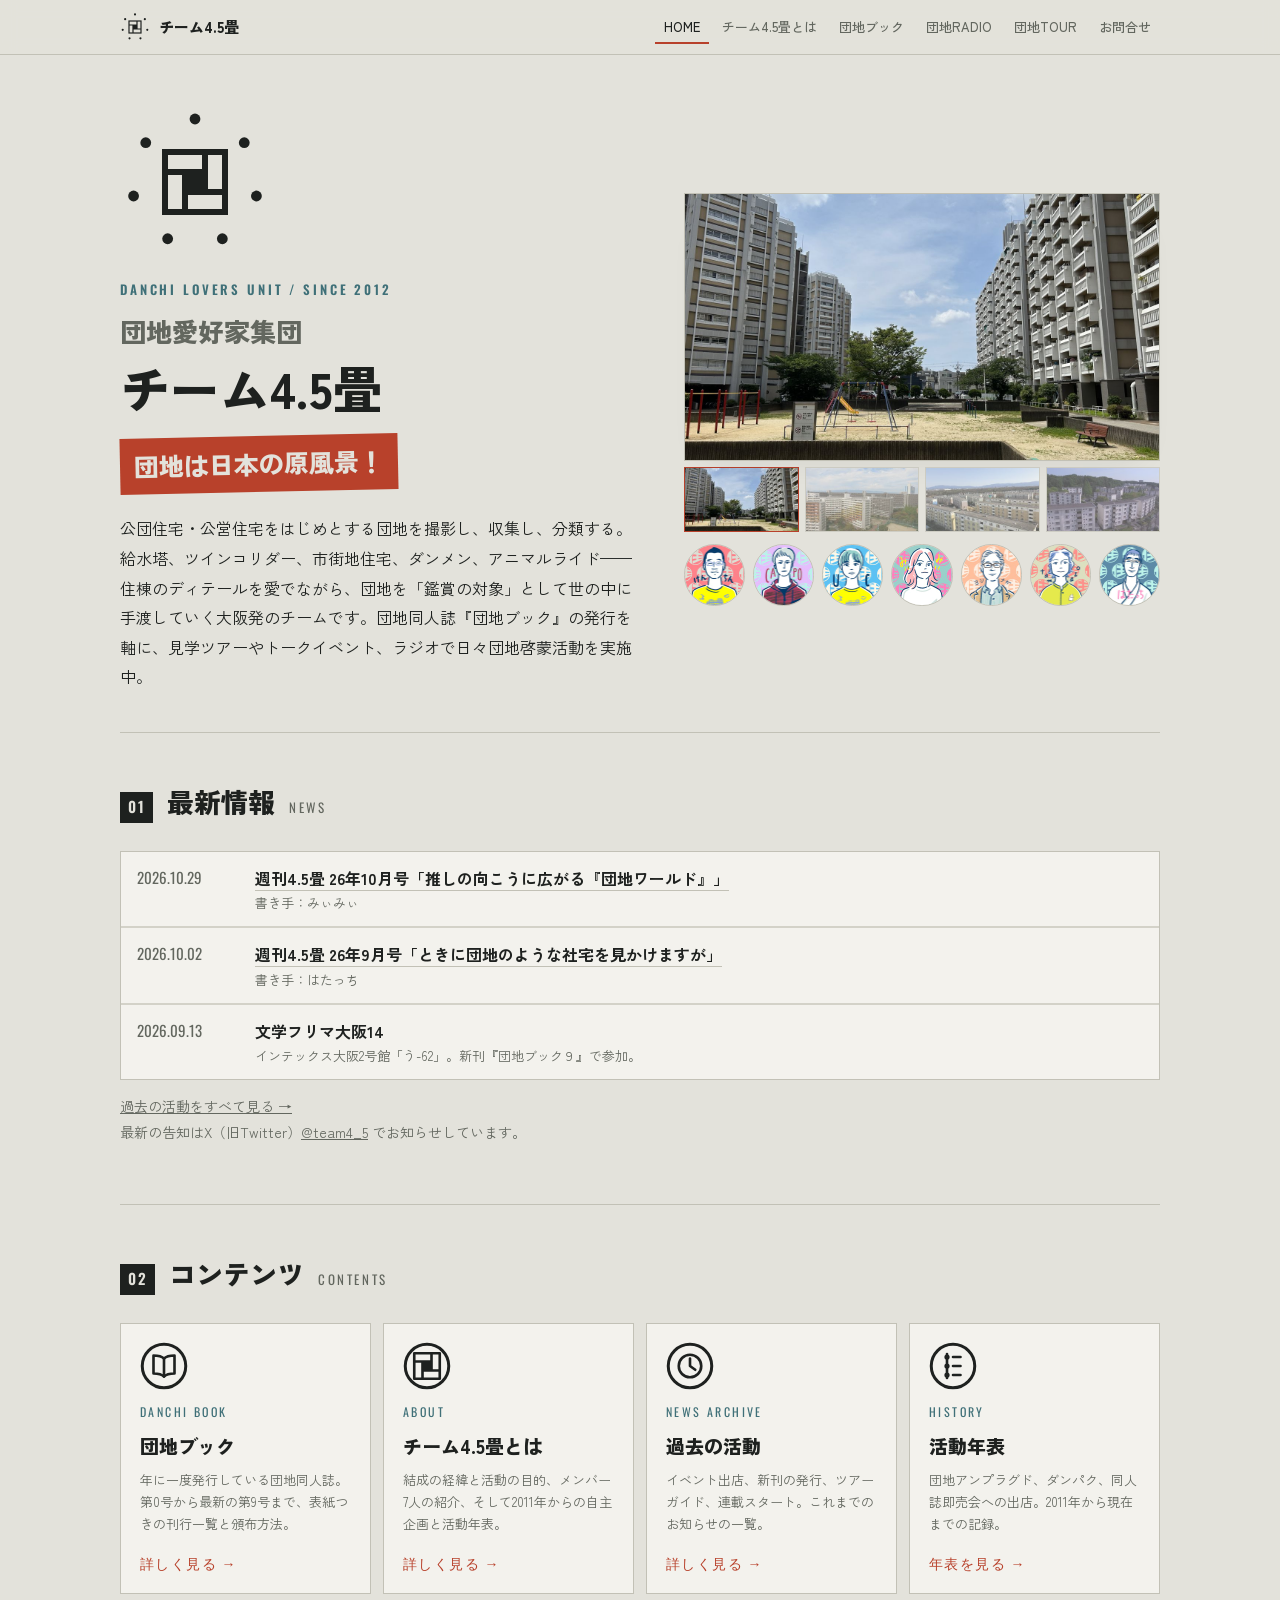
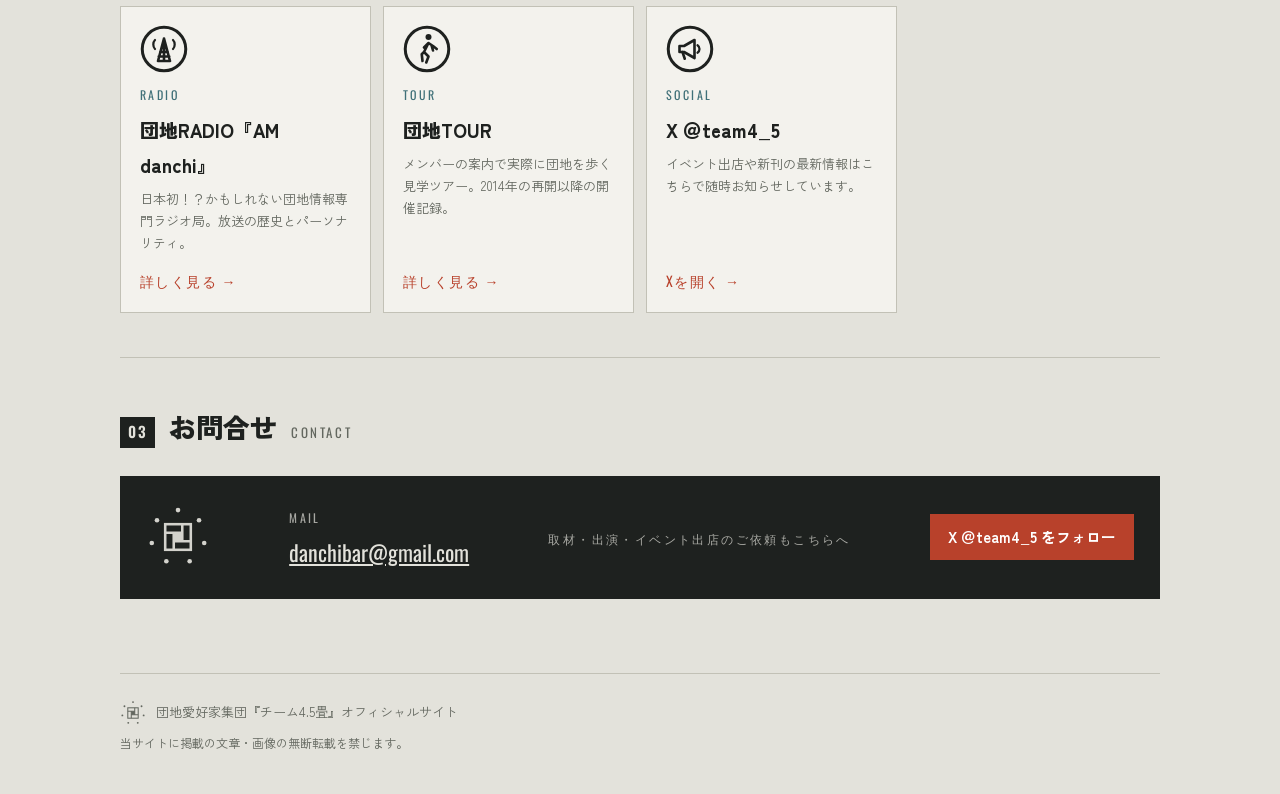
<file: index.html>
<!DOCTYPE html>
<html lang="ja">
<head>
<meta charset="UTF-8">
<meta name="viewport" content="width=device-width, initial-scale=1">
<meta name="description" content="大阪発の団地愛好家集団「チーム4.5畳」オフィシャルサイト。団地同人誌『団地ブック』の発行、団地を歩く見学会「団地TOUR」、団地情報専門ラジオ「AM danchi」など、団地の魅力を伝える活動を紹介しています。">
<meta name="color-scheme" content="light dark">
<meta property="og:title" content="チーム4.5畳｜団地愛好家集団・団地同人誌『団地ブック』オフィシャルサイト">
<meta property="og:description" content="大阪発の団地愛好家集団「チーム4.5畳」オフィシャルサイト。団地同人誌『団地ブック』の発行、団地を歩く見学会「団地TOUR」、団地情報専門ラジオ「AM danchi」など、団地の魅力を伝える活動を紹介しています。">
<link rel="canonical" href="https://kenchin4.github.io/team4_5/">
<meta name="robots" content="index,follow,max-image-preview:large">
<meta property="og:url" content="https://kenchin4.github.io/team4_5/">
<meta property="og:site_name" content="チーム4.5畳オフィシャル">
<meta property="og:locale" content="ja_JP">
<meta name="twitter:card" content="summary_large_image">
<meta name="twitter:site" content="@team4_5">
<meta property="og:type" content="website">
<meta property="og:image" content="https://kenchin4.github.io/team4_5/img/hero1.jpg">
<title>チーム4.5畳｜団地愛好家集団・団地同人誌『団地ブック』オフィシャルサイト</title>
<link rel="preconnect" href="https://fonts.googleapis.com">
<link rel="preconnect" href="https://fonts.gstatic.com" crossorigin>
<link rel="stylesheet" href="https://fonts.googleapis.com/css2?family=Zen+Kaku+Gothic+Antique:wght@700;900&family=Zen+Kaku+Gothic+New:wght@400;500;700&family=Oswald:wght@400;500;600&display=swap">
<link rel="icon" type="image/svg+xml" href="img/logo.svg">
<link rel="stylesheet" href="style.css">
<script type="application/ld+json">
{"@context":"https://schema.org","@graph":[
{"@type":"Organization","@id":"https://kenchin4.github.io/team4_5/#org","name":"チーム4.5畳","alternateName":["団地愛好家集団チーム4.5畳","team4.5","チーム四畳半"],"url":"https://kenchin4.github.io/team4_5/","logo":"https://kenchin4.github.io/team4_5/img/logo.svg","description":"大阪発の団地愛好家集団。団地同人誌『団地ブック』の発行、団地TOUR、団地RADIOなどの活動を行う。","foundingDate":"2011","sameAs":["https://x.com/team4_5","https://sites.google.com/site/danchiunplugged/"]},
{"@type":"WebSite","@id":"https://kenchin4.github.io/team4_5/#website","url":"https://kenchin4.github.io/team4_5/","name":"チーム4.5畳オフィシャル","inLanguage":"ja","publisher":{"@id":"https://kenchin4.github.io/team4_5/#org"}}
]}
</script>
</head>

<body>
<header class="topbar">
  <div class="topbar-in">
    <a class="brandmark" href="index.html"><i class="mark" aria-hidden="true"></i><b>チーム4.5畳</b></a>
    <nav class="navlinks" aria-label="サイト内メニュー">
      <a href="index.html" aria-current="page">HOME</a>
      <a href="about.html">チーム4.5畳とは</a>
      <a href="book.html">団地ブック</a>
      <a href="radio.html">団地RADIO</a>
      <a href="tour.html">団地TOUR</a>
      <a href="#contact">お問合せ</a>
    </nav>
  </div>
</header>

<main>
  <div class="wrap">

    <section class="hero" style="border-top:none">
      <div class="hero-grid">
        <div>
          <i class="mark hero-logo" role="img" aria-label="チーム4.5畳のロゴマーク：四畳半の畳割りを7つの点が囲む"></i>
          <p class="eyebrow">Danchi Lovers Unit / since 2012</p>
          <h1><span class="sm">団地愛好家集団</span>チーム4.5畳</h1>
          <p class="slogan">団地は日本の原風景！</p>
          <p class="lede">公団住宅・公営住宅をはじめとする団地を撮影し、収集し、分類する。給水塔、ツインコリダー、市街地住宅、ダンメン、アニマルライド——住棟のディテールを愛でながら、団地を「鑑賞の対象」として世の中に手渡していく大阪発のチームです。団地同人誌『団地ブック』の発行を軸に、見学ツアーやトークイベント、ラジオで日々団地啓蒙活動を実施中。</p>
        </div>
        <div class="heroshow">
          <div class="shots">
            <img src="img/hero1.jpg" alt="団地の広場と、両側に建つ住棟" width="1280" height="720" class="on" fetchpriority="high">
            <img src="img/hero2.jpg" alt="高層の住棟が囲む団地を見下ろす" width="1280" height="720" loading="lazy">
            <img src="img/hero3.jpg" alt="山なみを背に整然と並ぶ中層の住棟" width="1280" height="720" loading="lazy">
            <img src="img/hero4.jpg" alt="緑の斜面に沿って建つ白い住棟群" width="1280" height="720" loading="lazy">
          </div>
          <div class="thumbs" role="tablist" aria-label="団地の写真を切り替え">
            <button type="button" role="tab" aria-selected="true" aria-label="写真1"><img src="img/hero1-th.jpg" alt="" width="320" height="180"></button>
            <button type="button" role="tab" aria-selected="false" aria-label="写真2"><img src="img/hero2-th.jpg" alt="" width="320" height="180" loading="lazy"></button>
            <button type="button" role="tab" aria-selected="false" aria-label="写真3"><img src="img/hero3-th.jpg" alt="" width="320" height="180" loading="lazy"></button>
            <button type="button" role="tab" aria-selected="false" aria-label="写真4"><img src="img/hero4-th.jpg" alt="" width="320" height="180" loading="lazy"></button>
          </div>
        <div class="faces" aria-label="メンバー7人">
        <a class="face" href="about.html#members" title="けんちん／団地分野：市街地住宅"><img src="img/ava1.jpg" alt="" width="56" height="56" loading="lazy"></a>
        <a class="face" href="about.html#members" title="CAPO／団地分野：ツインコリダー"><img src="img/ava2.jpg" alt="" width="56" height="56" loading="lazy"></a>
        <a class="face" href="about.html#members" title="高水湧基／団地分野：給水塔"><img src="img/ava3.jpg" alt="" width="56" height="56" loading="lazy"></a>
        <a class="face" href="about.html#members" title="みぃみぃ／団地分野：アニマルライド"><img src="img/ava7.jpg" alt="" width="56" height="56" loading="lazy"></a>
        <a class="face" href="about.html#members" title="ヨシナガ／団地分野：団地ダンメン"><img src="img/ava4.jpg" alt="" width="56" height="56" loading="lazy"></a>
        <a class="face" href="about.html#members" title="tamazo／団地分野：台湾団地／団地四季"><img src="img/ava5.jpg" alt="" width="56" height="56" loading="lazy"></a>
        <a class="face" href="about.html#members" title="はたっち／団地分野：岡山県の団地"><img src="img/ava6.jpg" alt="" width="56" height="56" loading="lazy"></a>
        </div>
        </div>
      </div>
    </section>

    <section id="news">
      <div class="sec-head"><span class="plate num">01</span><h2>最新情報</h2><span class="en">News</span></div>
      <ul class="news">
        <li><time class="num" datetime="2026-10-29">2026.10.29</time><span><b><a href="https://uchi-machi-danchi.ur-net.go.jp/article/4ten5jo_018/" target="_blank" rel="noopener">週刊4.5畳 26年10月号「推しの向こうに広がる『団地ワールド』」</a></b><small>書き手：みぃみぃ</small></span></li>
        <li><time class="num" datetime="2026-10-02">2026.10.02</time><span><b><a href="https://uchi-machi-danchi.ur-net.go.jp/article/4ten5jo_017/" target="_blank" rel="noopener">週刊4.5畳 26年9月号「ときに団地のような社宅を見かけますが」</a></b><small>書き手：はたっち</small></span></li>
        <li><time class="num" datetime="2026-09-13">2026.09.13</time><span><b>文学フリマ大阪14</b><small>インテックス大阪2号館「う-62」。新刊『団地ブック９』で参加。</small></span></li>
      </ul>
      <p style="margin-top:14px;font-size:14px;color:var(--muted)"><a href="news.html">過去の活動をすべて見る →</a><br>最新の告知はX（旧Twitter）<a href="https://x.com/team4_5" target="_blank" rel="noopener">@team4_5</a> でお知らせしています。</p>
    </section>

    <section id="menu">
      <div class="sec-head"><span class="plate num">02</span><h2>コンテンツ</h2><span class="en">Contents</span></div>
      <div class="navcards">
        <a class="navcard" href="book.html">
          <i class="ico" style="--i:url(img/icon-book.svg)" aria-hidden="true"></i>
          <span class="en">Danchi Book</span><strong>団地ブック</strong>
          <span>年に一度発行している団地同人誌。第0号から最新の第9号まで、表紙つきの刊行一覧と頒布方法。</span><em>詳しく見る →</em>
        </a>
        <a class="navcard" href="about.html">
          <i class="ico" style="--i:url(img/icon-about.svg)" aria-hidden="true"></i>
          <span class="en">About</span><strong>チーム4.5畳とは</strong>
          <span>結成の経緯と活動の目的、メンバー7人の紹介、そして2011年からの自主企画と活動年表。</span><em>詳しく見る →</em>
        </a>
        <a class="navcard" href="news.html">
          <i class="ico" style="--i:url(img/icon-news.svg)" aria-hidden="true"></i>
          <span class="en">News Archive</span><strong>過去の活動</strong>
          <span>イベント出店、新刊の発行、ツアーガイド、連載スタート。これまでのお知らせの一覧。</span><em>詳しく見る →</em>
        </a>
        <a class="navcard" href="about.html#history">
          <i class="ico" style="--i:url(img/icon-history.svg)" aria-hidden="true"></i>
          <span class="en">History</span><strong>活動年表</strong>
          <span>団地アンプラグド、ダンパク、同人誌即売会への出店。2011年から現在までの記録。</span><em>年表を見る →</em>
        </a>
        <a class="navcard" href="radio.html">
          <i class="ico" style="--i:url(img/icon-radio.svg)" aria-hidden="true"></i>
          <span class="en">Radio</span><strong>団地RADIO『AM danchi』</strong>
          <span>日本初！？かもしれない団地情報専門ラジオ局。放送の歴史とパーソナリティ。</span><em>詳しく見る →</em>
        </a>
        <a class="navcard" href="tour.html">
          <i class="ico" style="--i:url(img/icon-tour.svg)" aria-hidden="true"></i>
          <span class="en">Tour</span><strong>団地TOUR</strong>
          <span>メンバーの案内で実際に団地を歩く見学ツアー。2014年の再開以降の開催記録。</span><em>詳しく見る →</em>
        </a>
        <a class="navcard" href="https://x.com/team4_5" target="_blank" rel="noopener">
          <i class="ico" style="--i:url(img/icon-x.svg)" aria-hidden="true"></i>
          <span class="en">Social</span><strong>X ＠team4_5</strong>
          <span>イベント出店や新刊の最新情報はこちらで随時お知らせしています。</span><em>Xを開く →</em>
        </a>
      </div>
    </section>

    <section id="contact">
      <div class="sec-head"><span class="plate num">03</span><h2>お問合せ</h2><span class="en">Contact</span></div>
      <div class="contact-box">
        <i class="mark" aria-hidden="true"></i>
        <p><span class="lbl">Mail</span><br><a class="mail" href="mailto:danchibar@gmail.com">danchibar@gmail.com</a></p>
        <p><span class="lbl">取材・出演・イベント出店のご依頼もこちらへ</span></p>
        <a class="btn-x" href="https://x.com/team4_5" target="_blank" rel="noopener">X ＠team4_5 をフォロー</a>
      </div>
    </section>

    <footer>
      <div class="foot-brand"><i class="mark" aria-hidden="true"></i><span>団地愛好家集団『チーム4.5畳』オフィシャルサイト</span></div>
      <div class="note">当サイトに掲載の文章・画像の無断転載を禁じます。</div>
    </footer>

  </div>
</main>

<script>
(function(){
  var box=document.querySelector('.heroshow'); if(!box) return;
  var shots=box.querySelectorAll('.shots img'), tabs=box.querySelectorAll('.thumbs button'), i=0, timer=null;
  var still=window.matchMedia('(prefers-reduced-motion: reduce)').matches;
  function show(n){
    i=(n+shots.length)%shots.length;
    shots.forEach(function(el,k){el.classList.toggle('on',k===i)});
    tabs.forEach(function(el,k){el.setAttribute('aria-selected',k===i?'true':'false')});
  }
  function play(){ if(still) return; stop(); timer=setInterval(function(){show(i+1)},6000); }
  function stop(){ if(timer){clearInterval(timer); timer=null;} }
  tabs.forEach(function(el,k){
    el.addEventListener('click',function(){show(k); play();});
    el.addEventListener('keydown',function(e){
      if(e.key==='ArrowRight'||e.key==='ArrowLeft'){
        e.preventDefault(); var n=(k+(e.key==='ArrowRight'?1:-1)+tabs.length)%tabs.length;
        tabs[n].focus(); show(n); play();
      }
    });
  });
  box.addEventListener('mouseenter',stop); box.addEventListener('mouseleave',play);
  box.addEventListener('focusin',stop); box.addEventListener('focusout',play);
  play();
})();
</script>
</body>
</html>
</file>
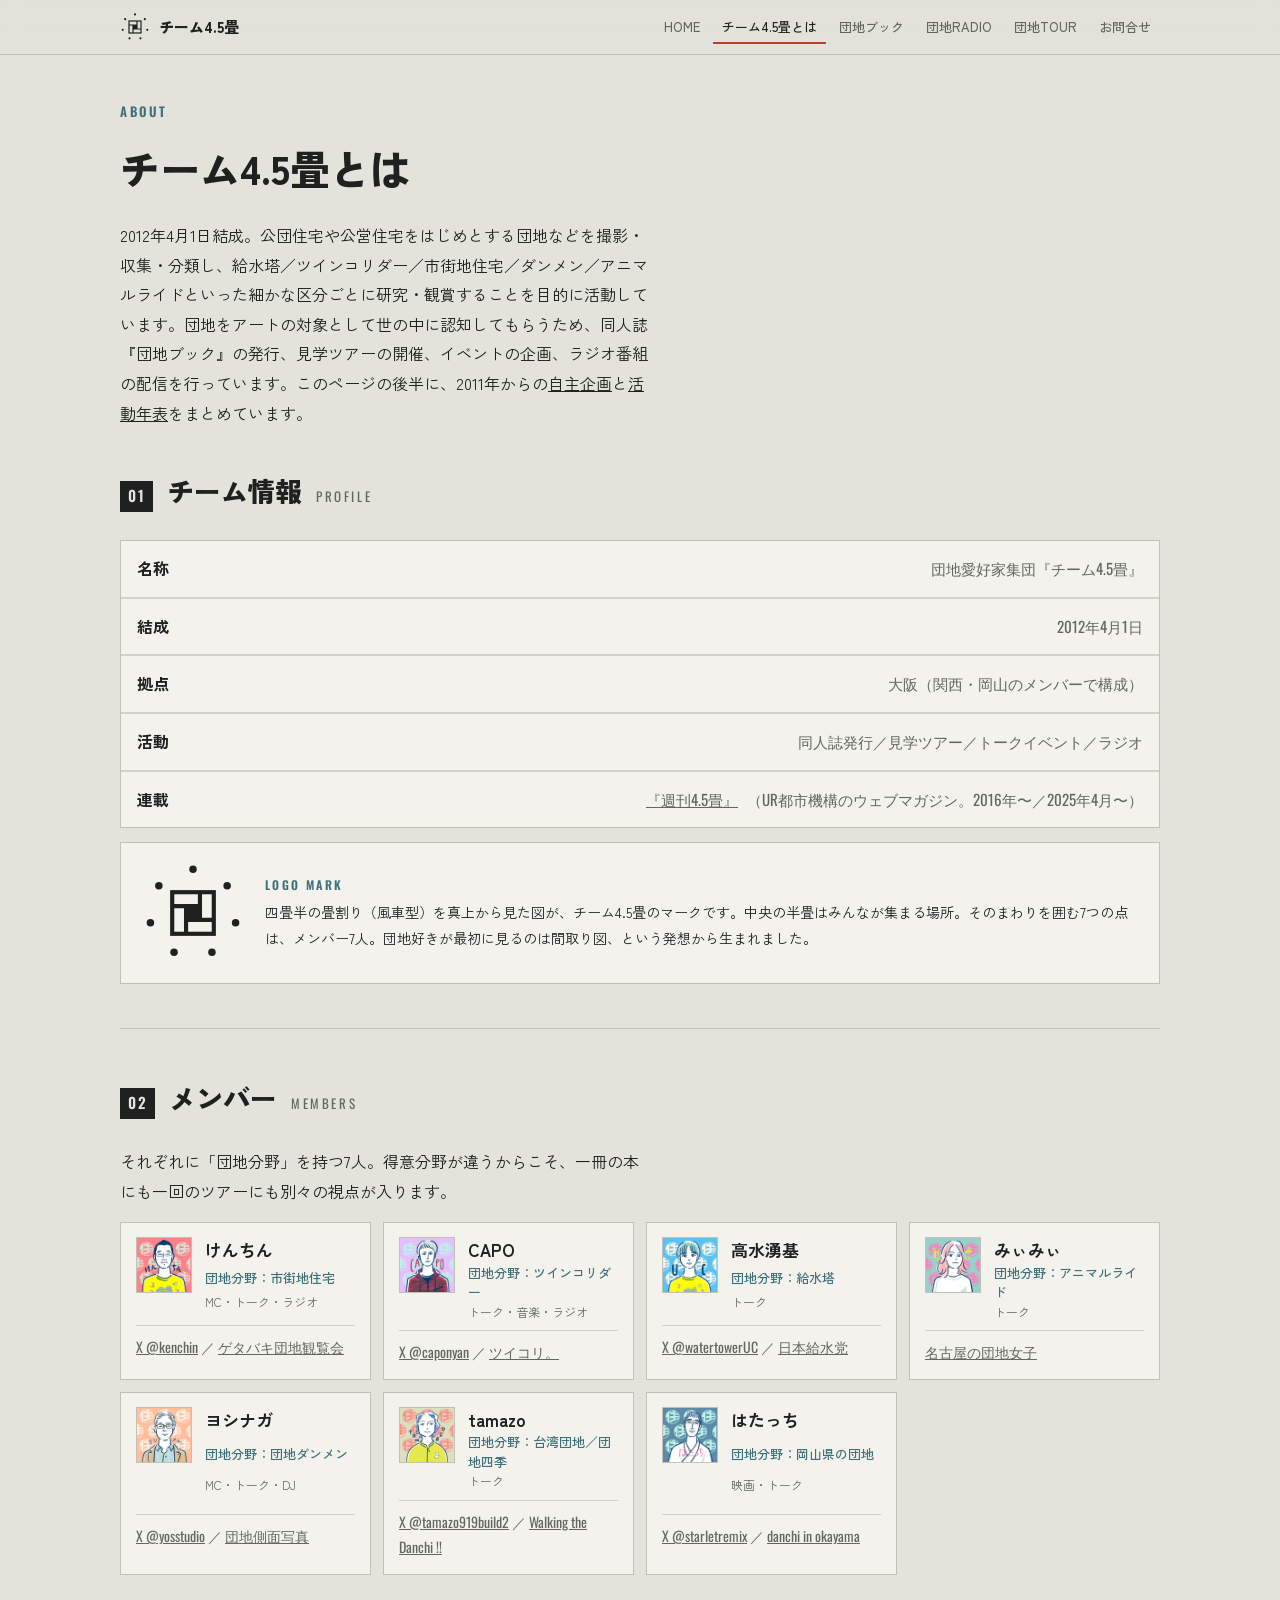
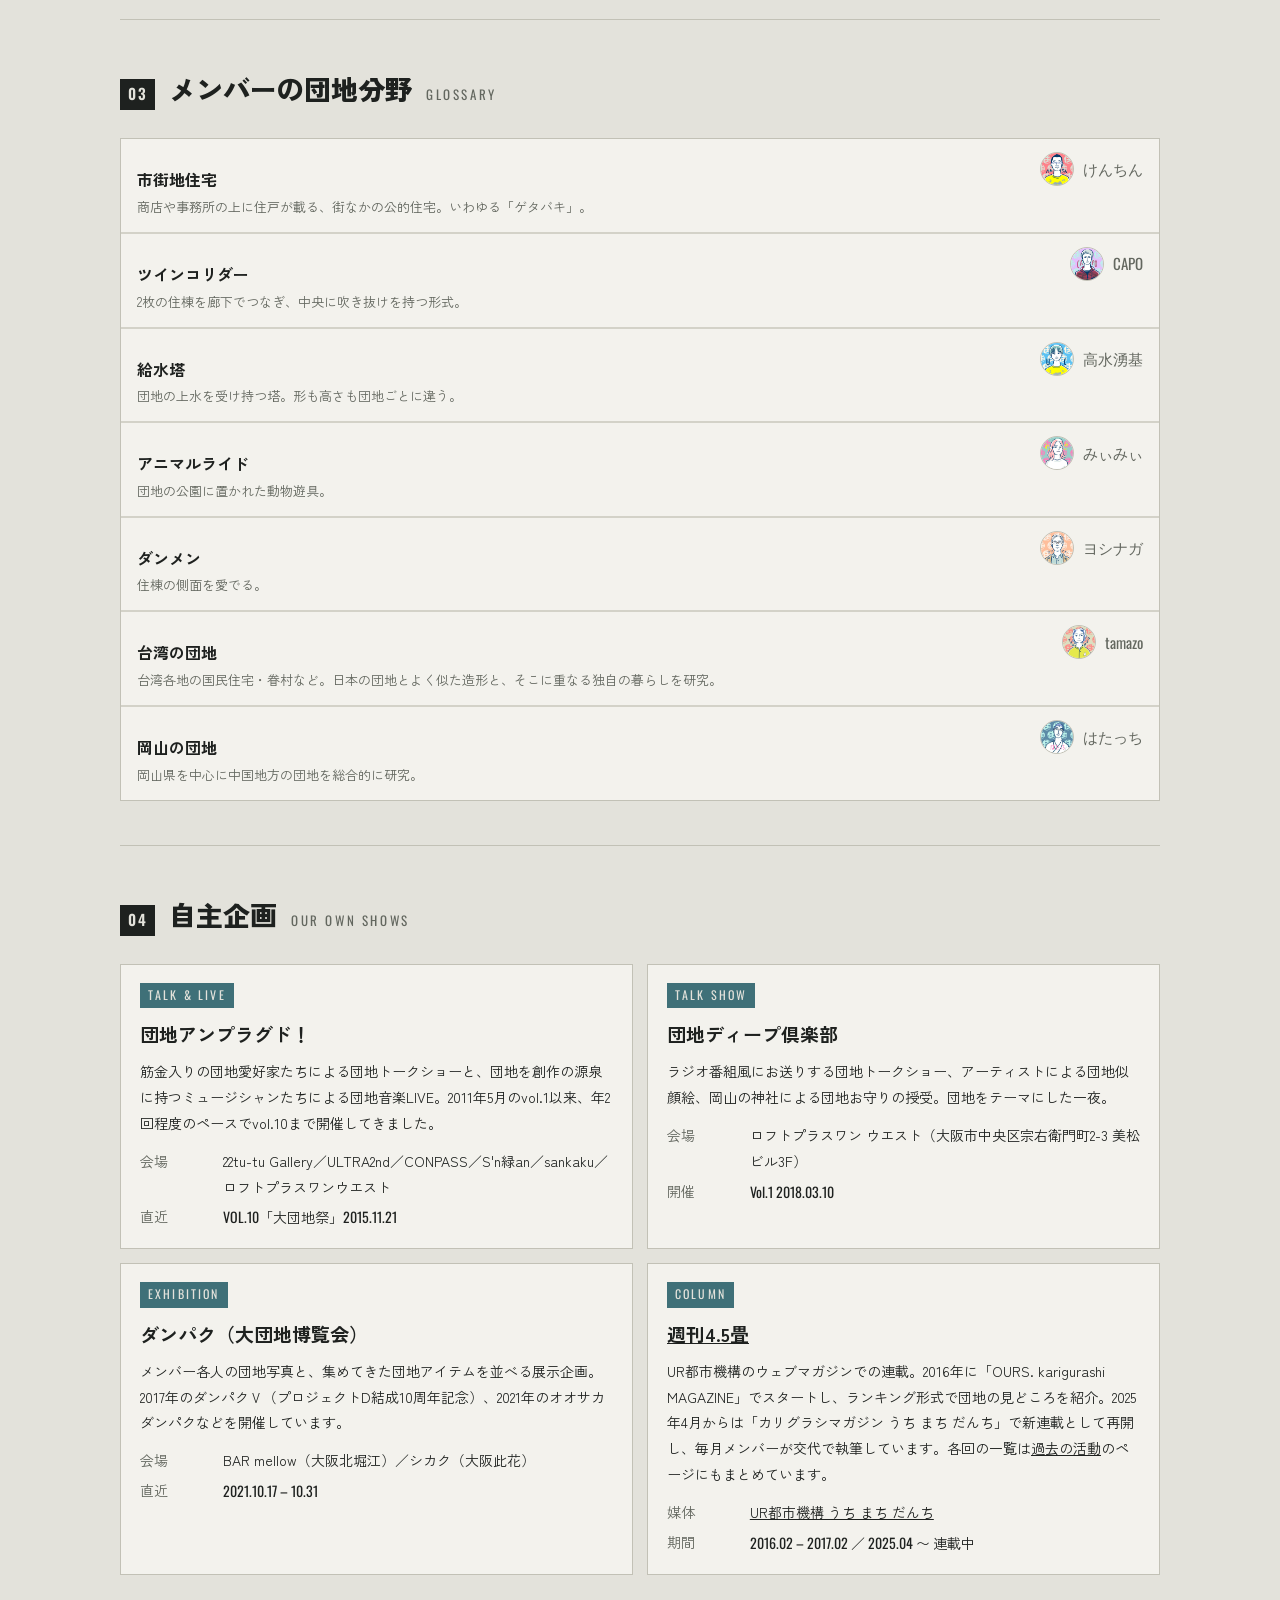
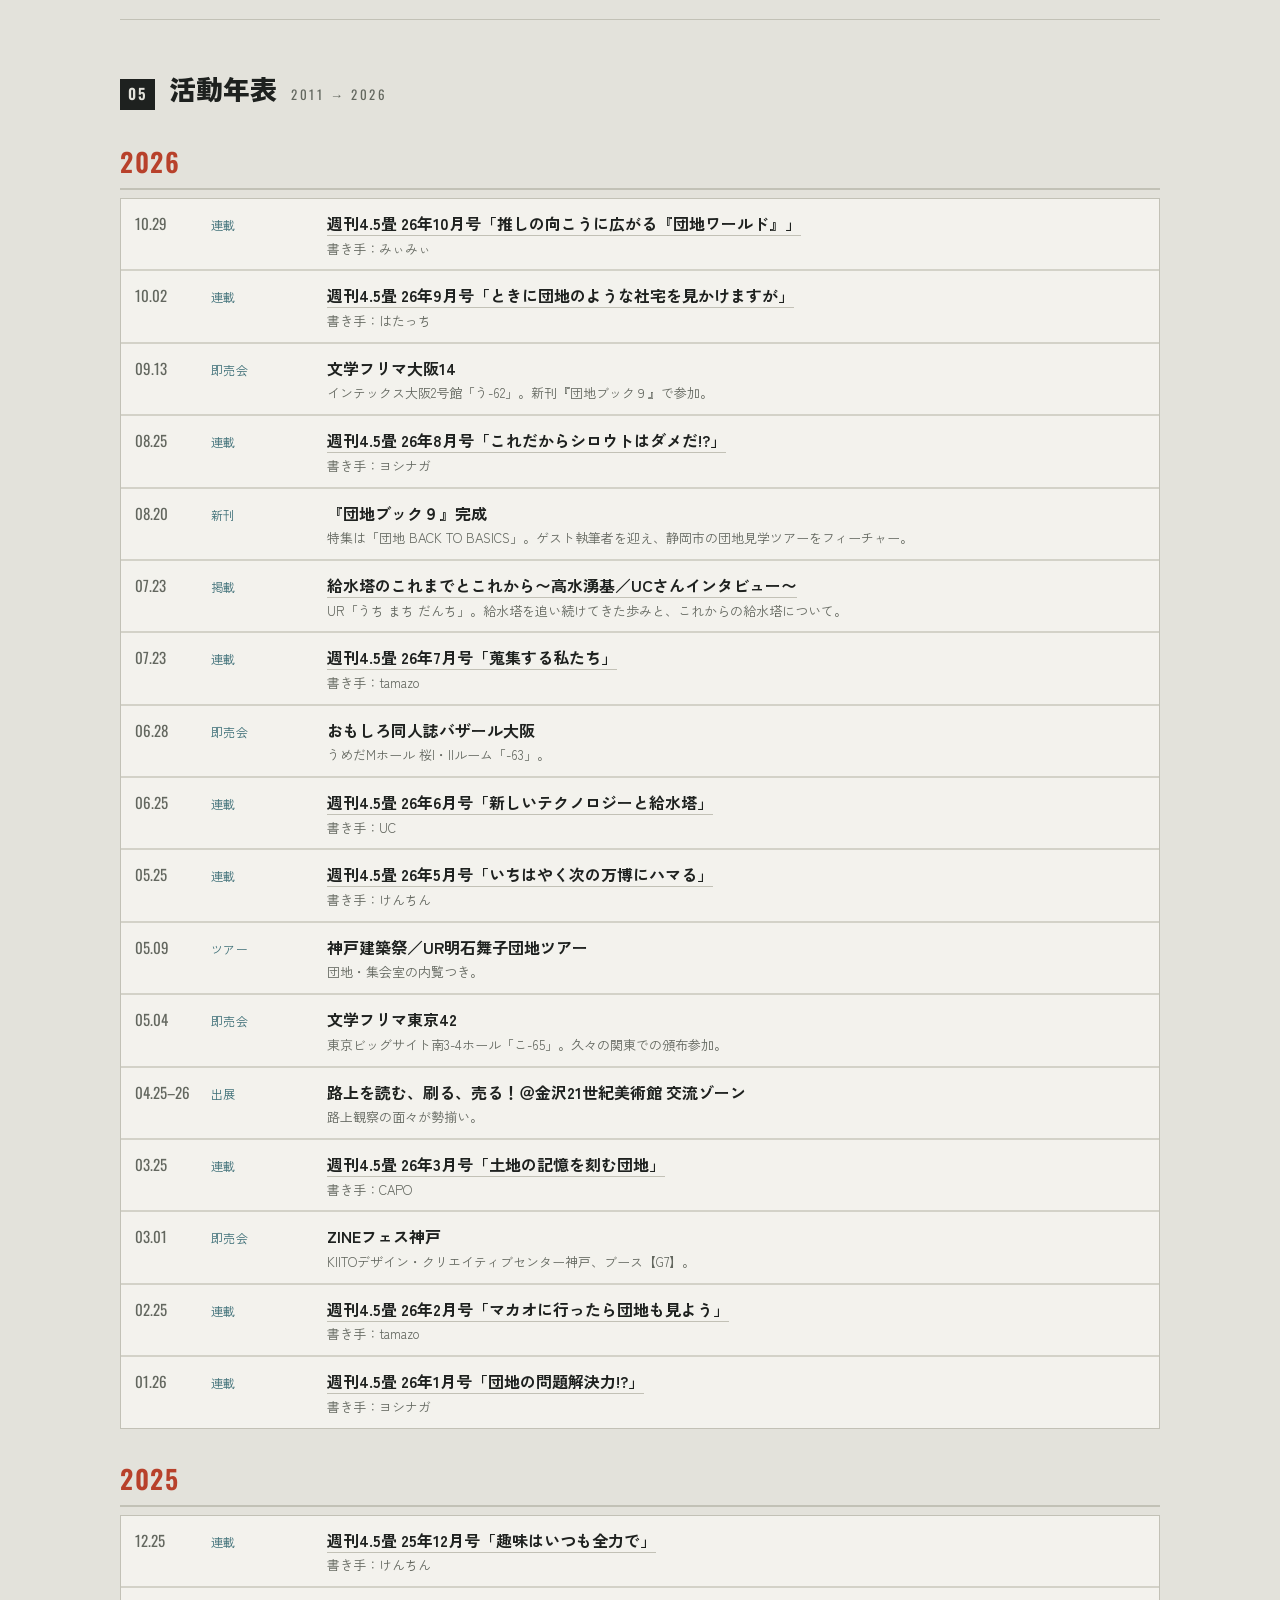
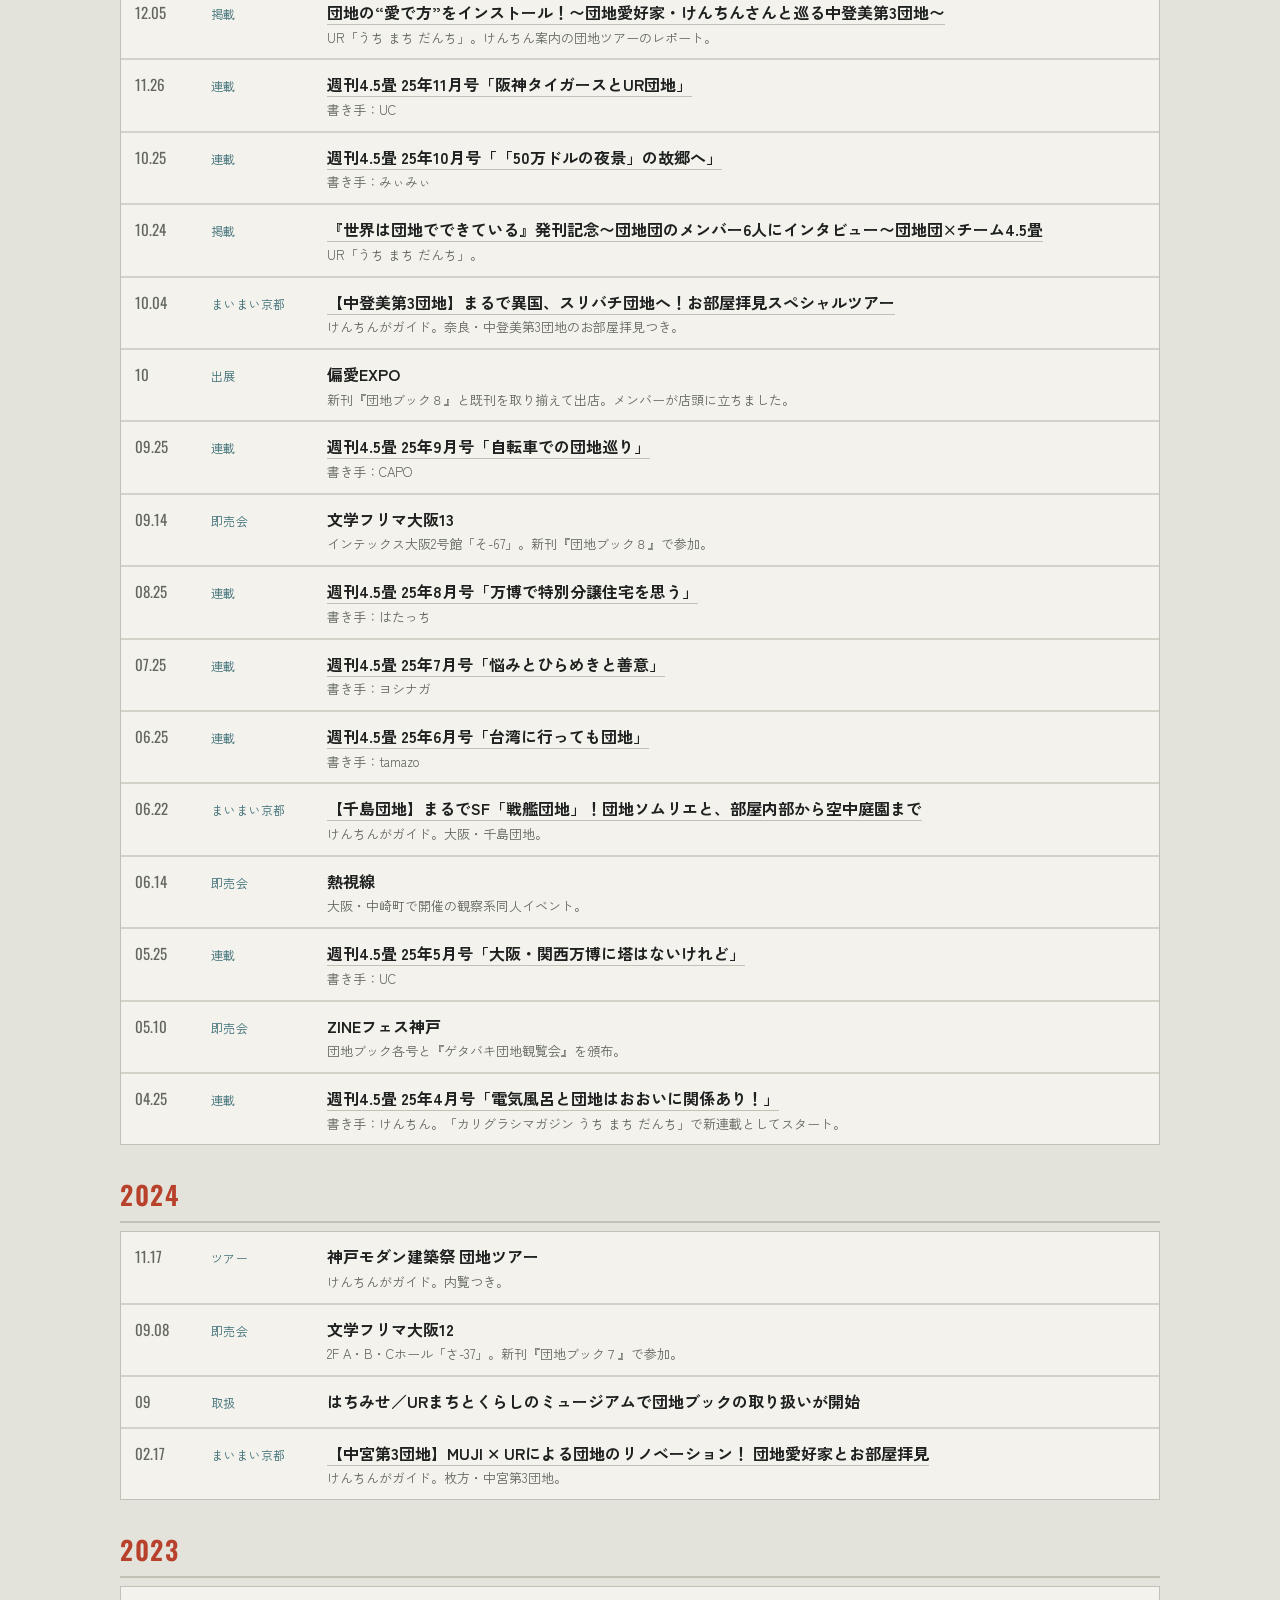
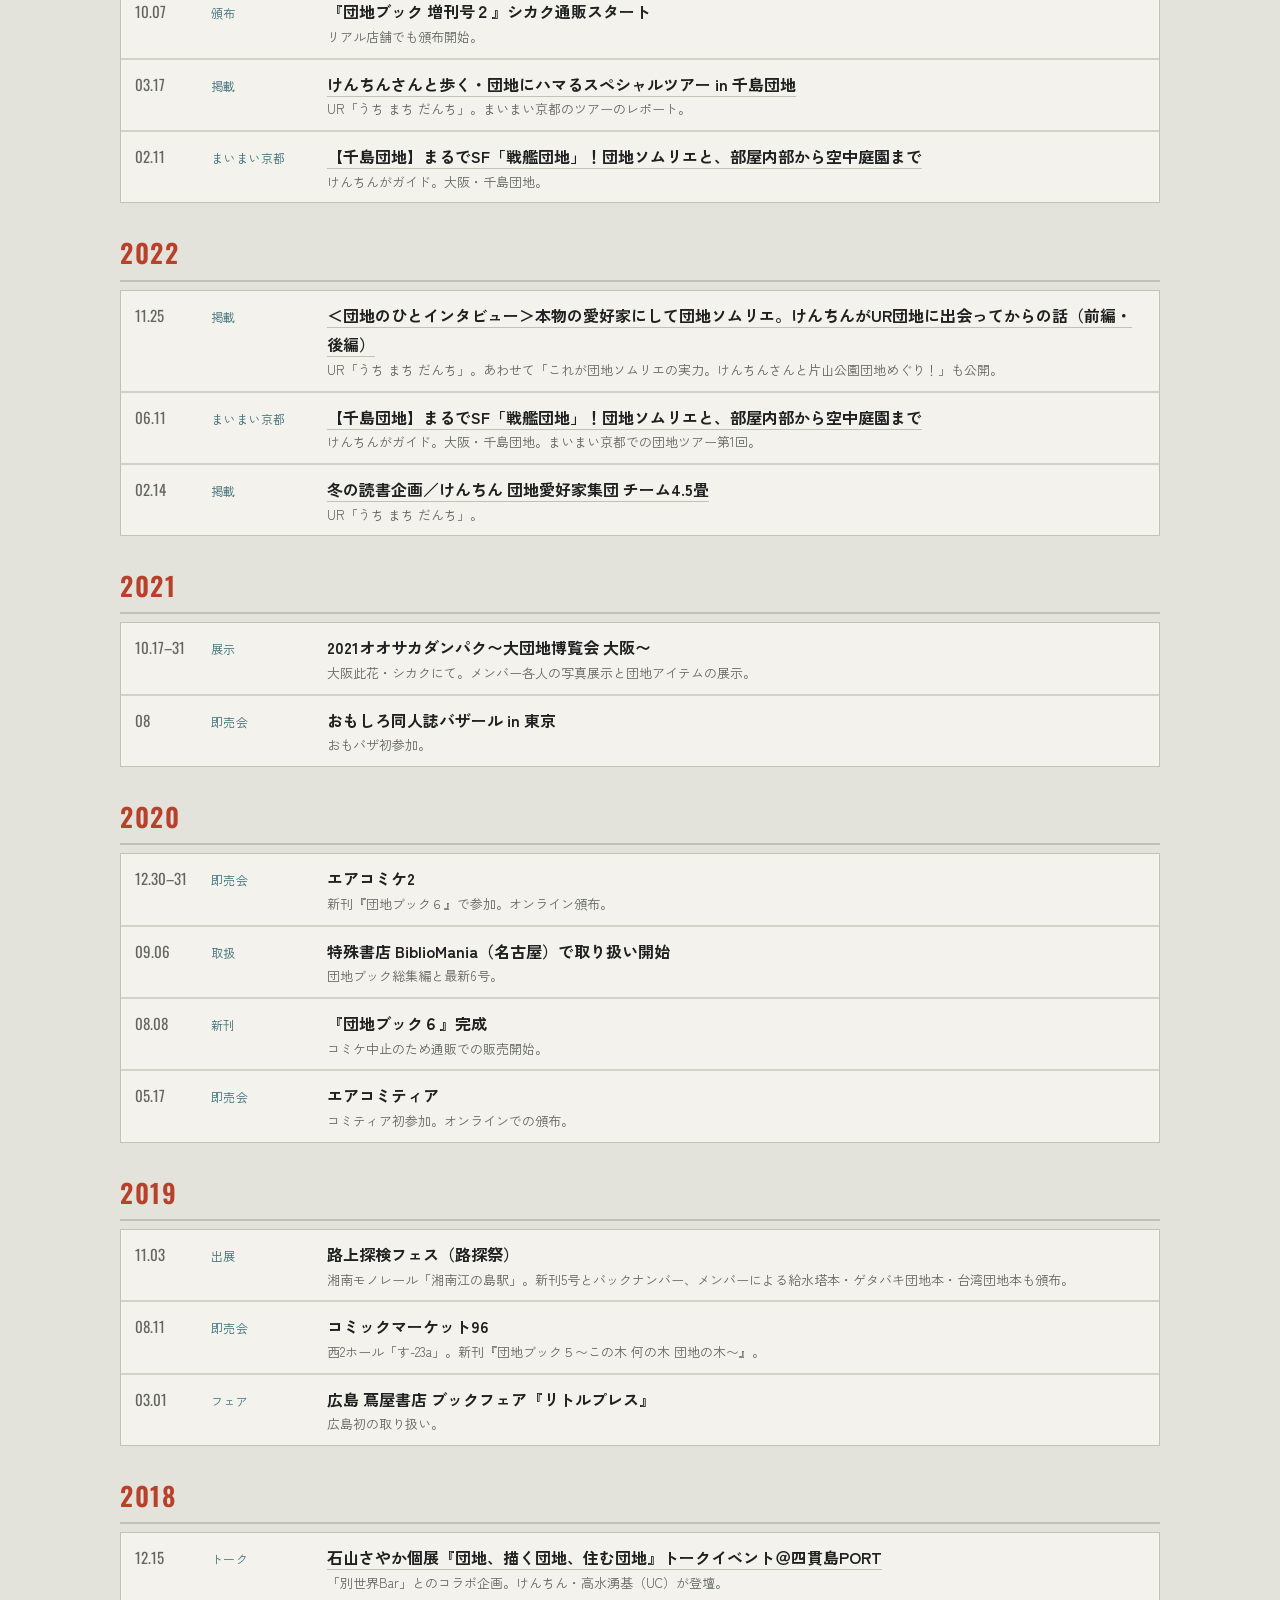
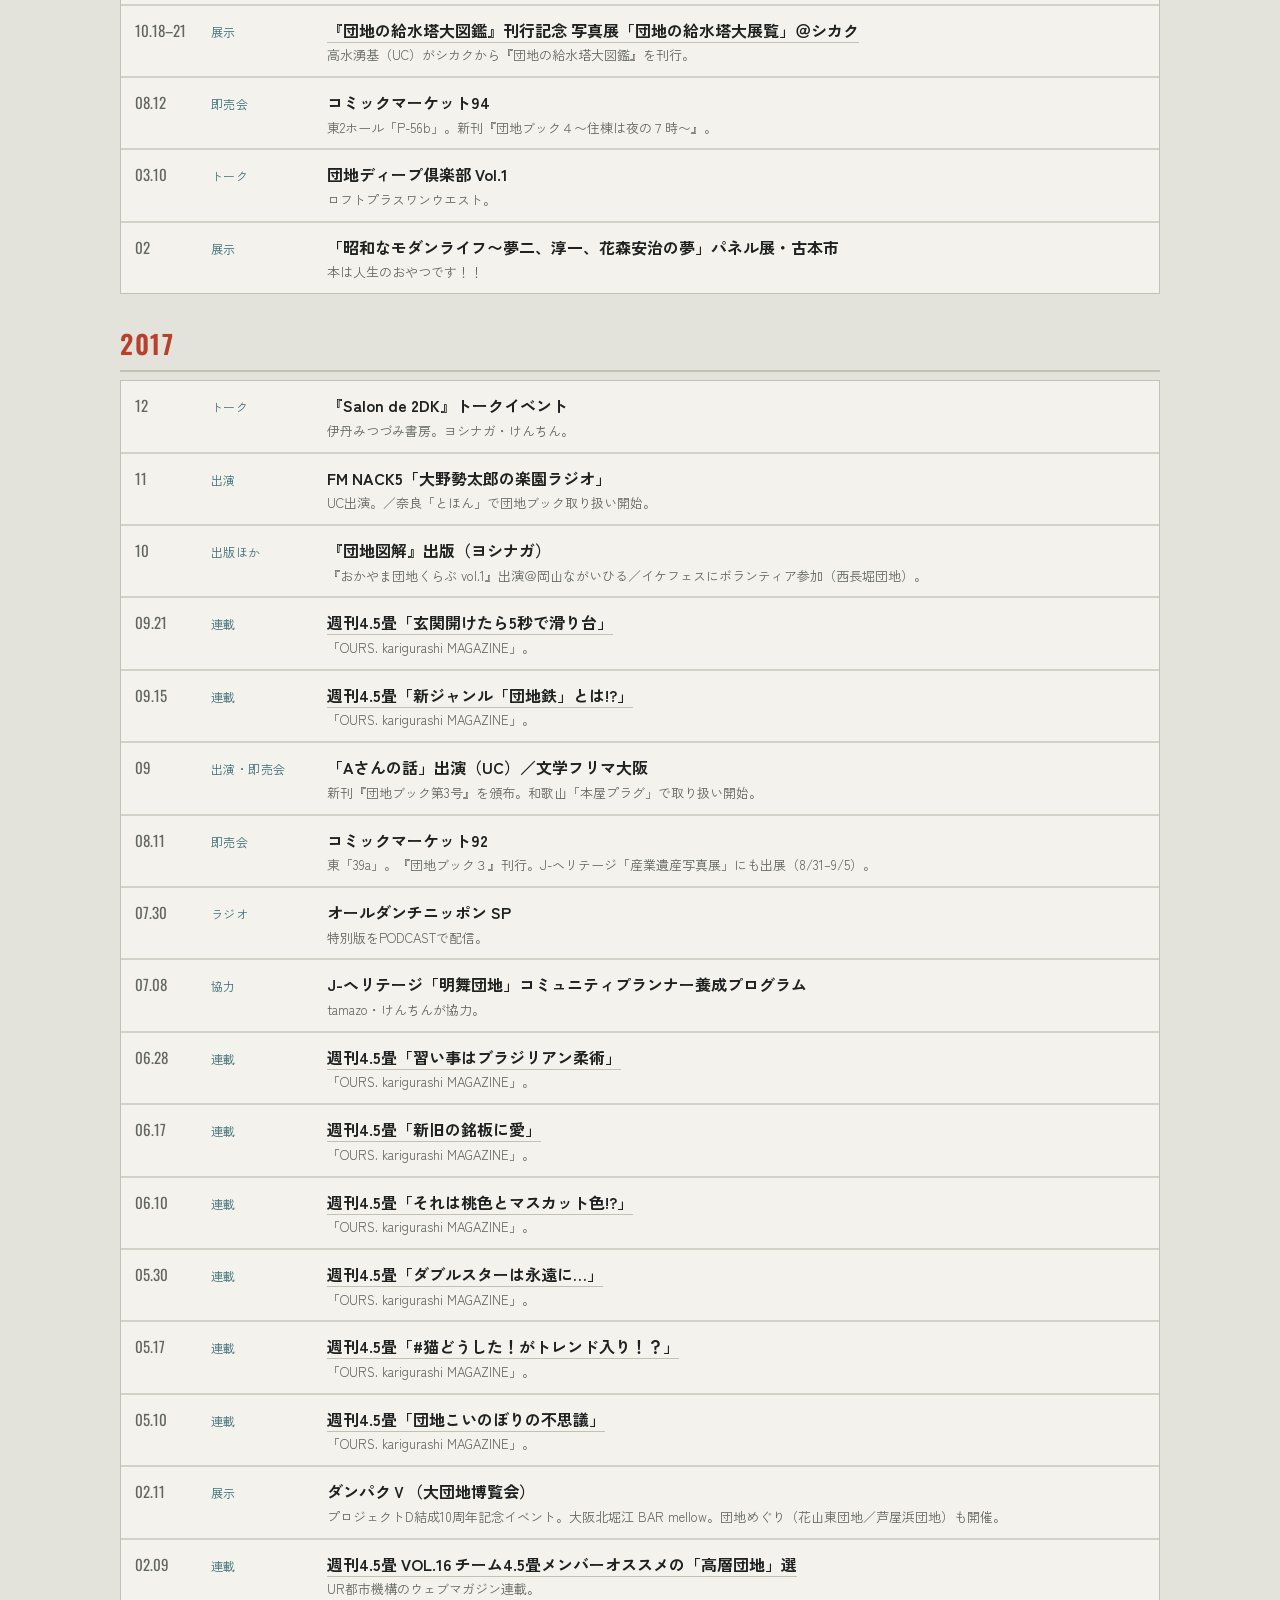
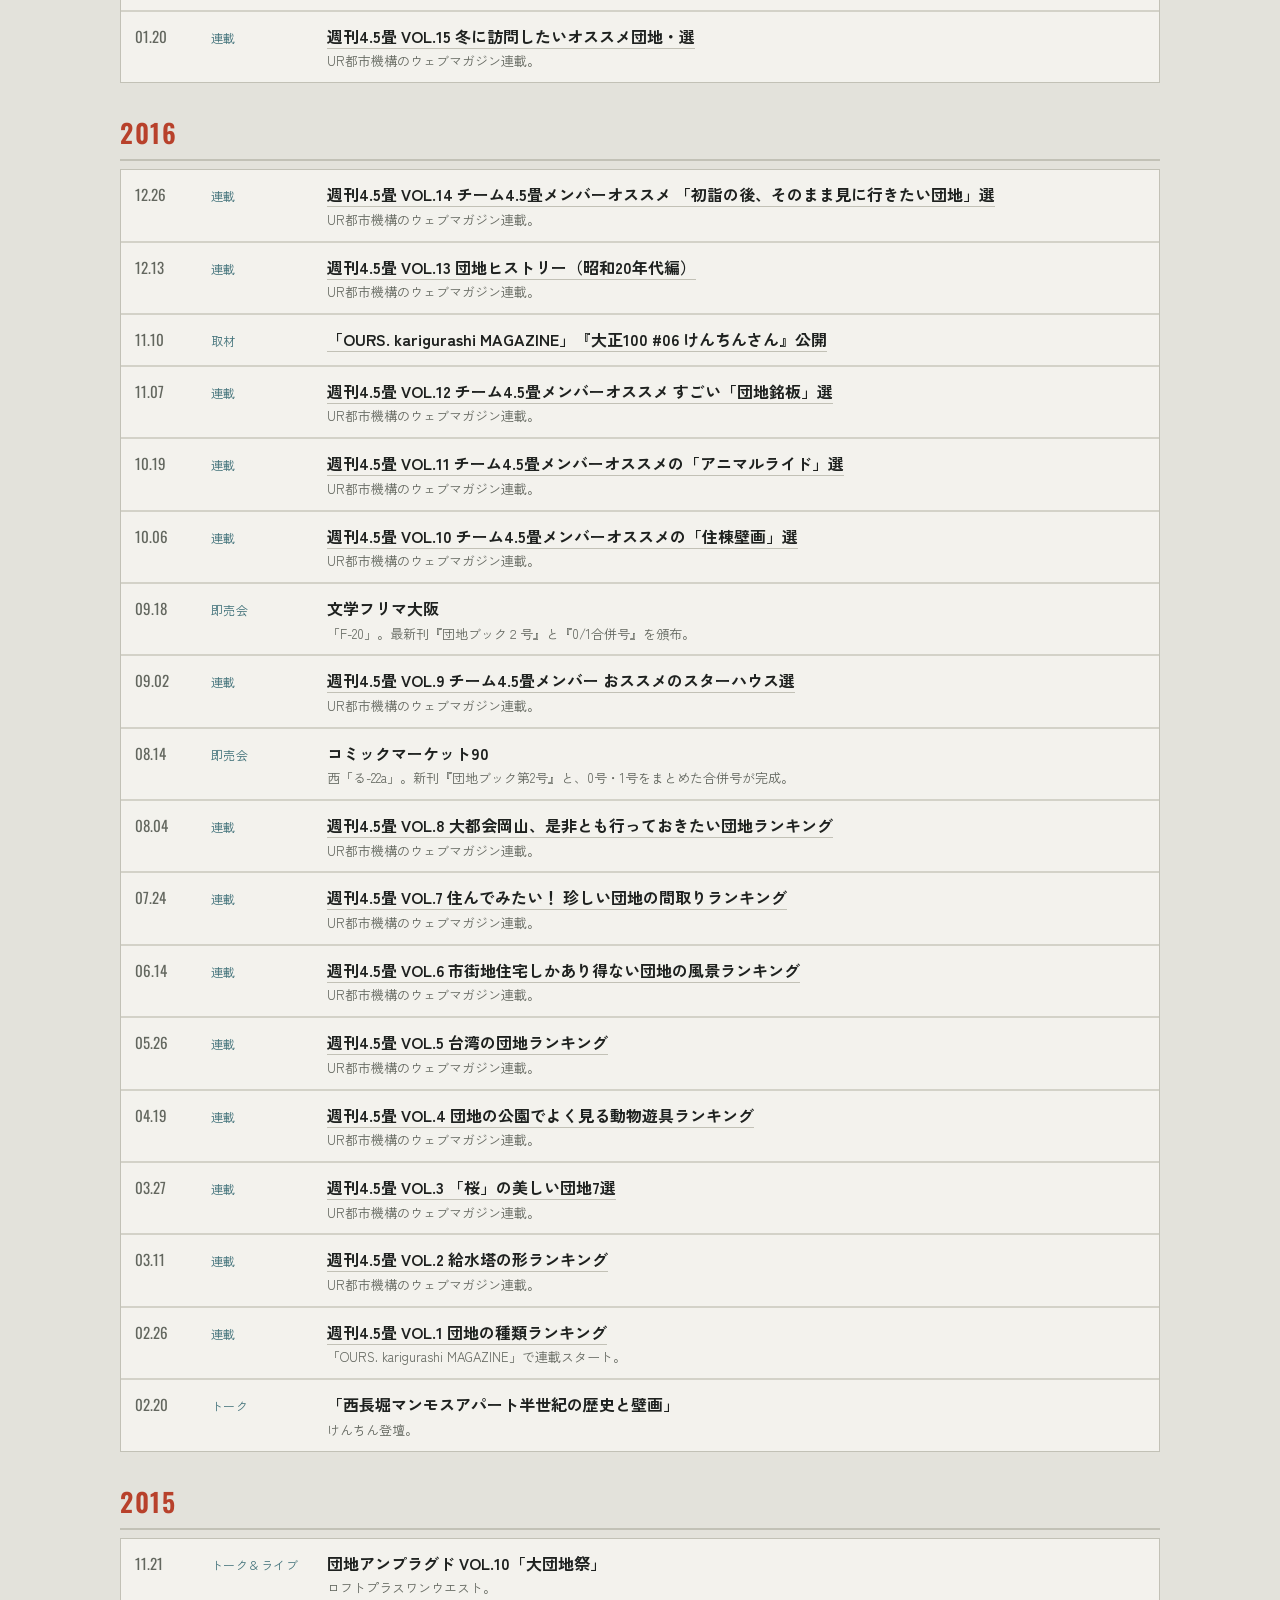
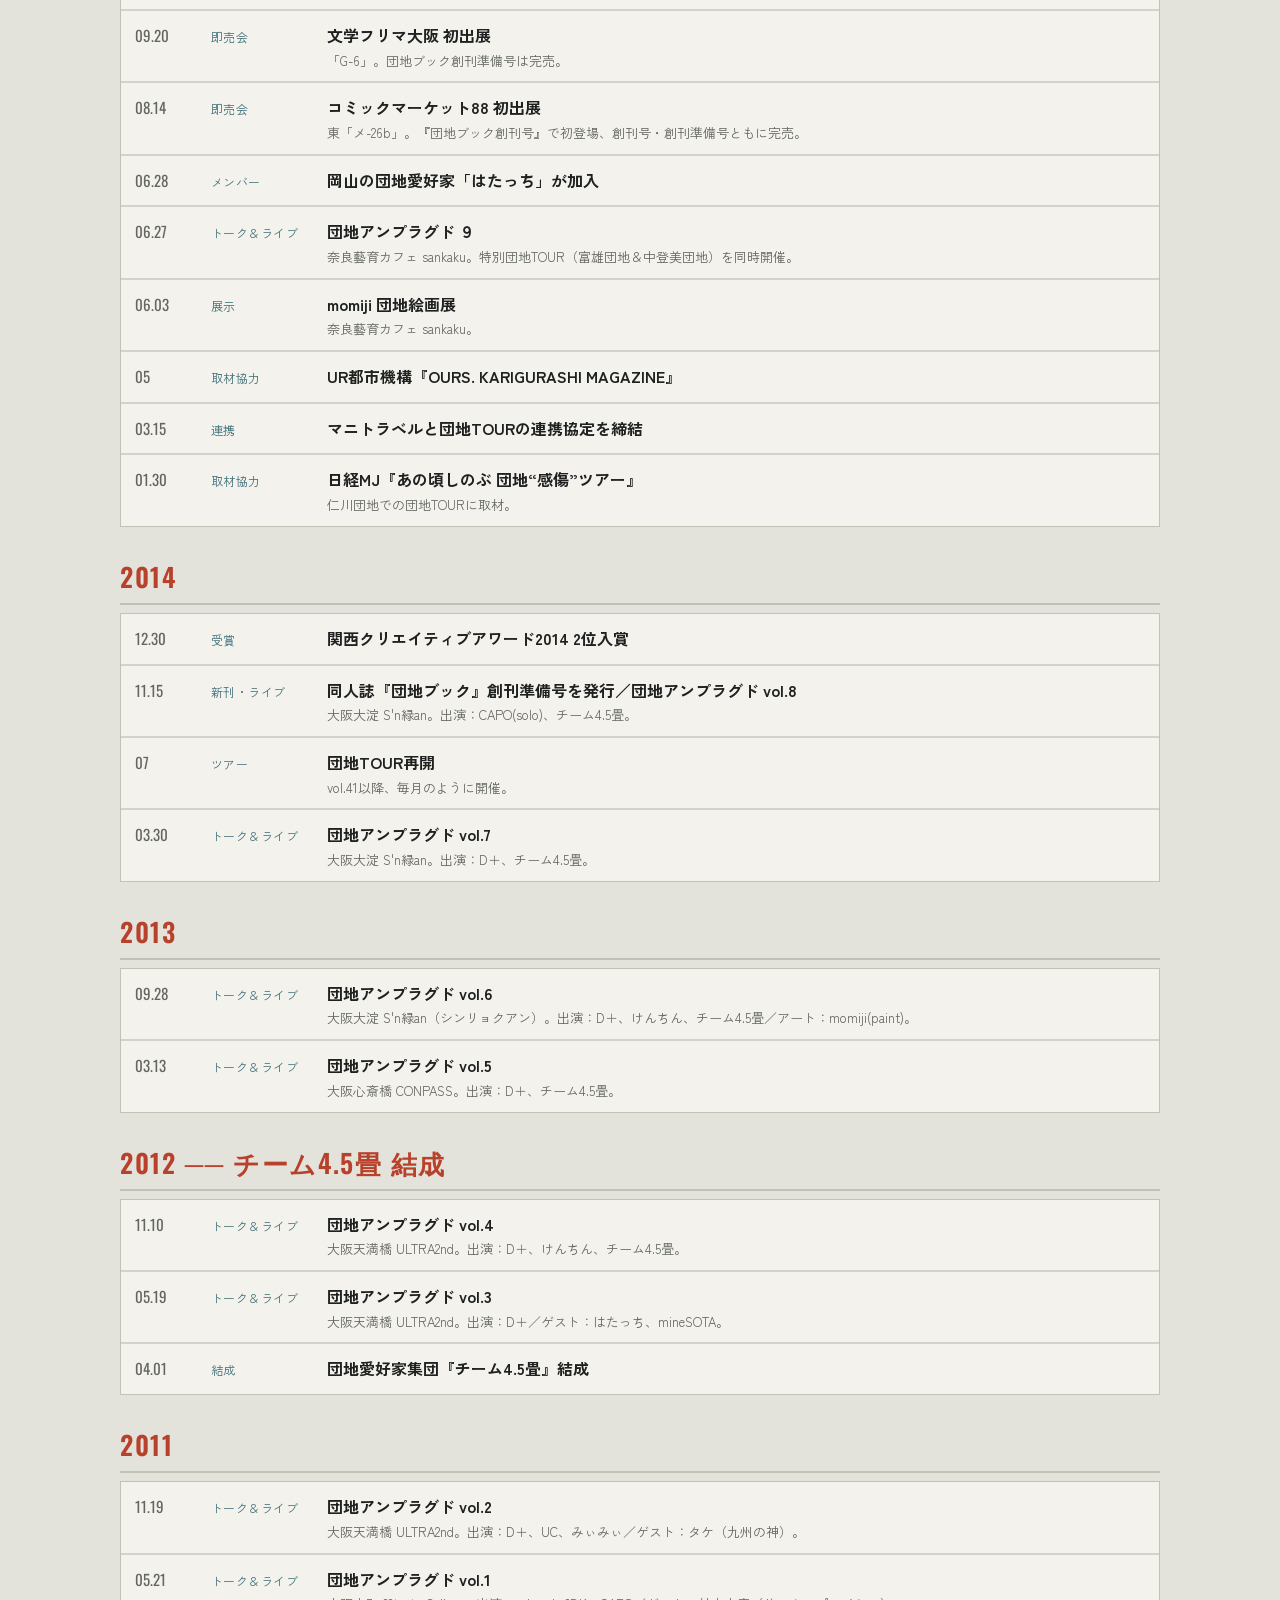
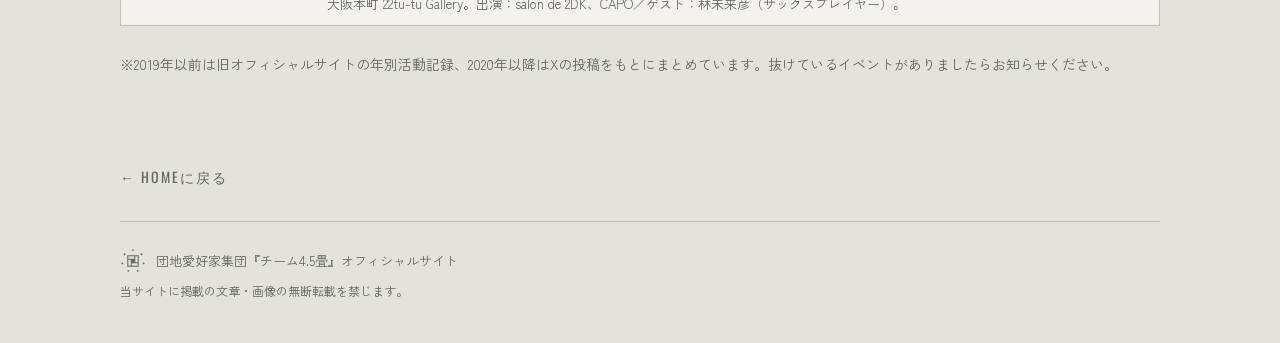
<file: about.html>
<!DOCTYPE html>
<html lang="ja">
<head>
<meta charset="UTF-8">
<meta name="viewport" content="width=device-width, initial-scale=1">
<meta name="description" content="団地愛好家集団「チーム4.5畳」の結成の経緯、メンバー7人の紹介とそれぞれの団地分野、自主企画、2011年からの活動年表。">
<meta name="color-scheme" content="light dark">
<meta property="og:title" content="チーム4.5畳とは｜団地愛好家集団のメンバー紹介と活動年表">
<meta property="og:description" content="団地愛好家集団「チーム4.5畳」の結成の経緯、メンバー7人の紹介とそれぞれの団地分野、自主企画、2011年からの活動年表。">
<link rel="canonical" href="https://kenchin4.github.io/team4_5/about.html">
<meta name="robots" content="index,follow,max-image-preview:large">
<meta property="og:url" content="https://kenchin4.github.io/team4_5/about.html">
<meta property="og:site_name" content="チーム4.5畳オフィシャル">
<meta property="og:locale" content="ja_JP">
<meta name="twitter:card" content="summary_large_image">
<meta name="twitter:site" content="@team4_5">
<meta property="og:type" content="website">
<meta property="og:image" content="https://kenchin4.github.io/team4_5/img/hero1.jpg">
<title>チーム4.5畳とは｜団地愛好家集団のメンバー紹介と活動年表</title>
<link rel="preconnect" href="https://fonts.googleapis.com">
<link rel="preconnect" href="https://fonts.gstatic.com" crossorigin>
<link rel="stylesheet" href="https://fonts.googleapis.com/css2?family=Zen+Kaku+Gothic+Antique:wght@700;900&family=Zen+Kaku+Gothic+New:wght@400;500;700&family=Oswald:wght@400;500;600&display=swap">
<link rel="icon" type="image/svg+xml" href="img/logo.svg">
<link rel="stylesheet" href="style.css">
</head>

<body>
<header class="topbar">
  <div class="topbar-in">
    <a class="brandmark" href="index.html"><i class="mark" aria-hidden="true"></i><b>チーム4.5畳</b></a>
    <nav class="navlinks" aria-label="サイト内メニュー">
      <a href="index.html">HOME</a>
      <a href="about.html" aria-current="page">チーム4.5畳とは</a>
      <a href="book.html">団地ブック</a>
      <a href="radio.html">団地RADIO</a>
      <a href="tour.html">団地TOUR</a>
      <a href="index.html#contact">お問合せ</a>
    </nav>
  </div>
</header>

<main>
  <div class="wrap">

    <div class="pagehead">
      <p class="kicker">About</p>
      <h1>チーム4.5畳とは</h1>
      <p>2012年4月1日結成。公団住宅や公営住宅をはじめとする団地などを撮影・収集・分類し、給水塔／ツインコリダー／市街地住宅／ダンメン／アニマルライドといった細かな区分ごとに研究・観賞することを目的に活動しています。団地をアートの対象として世の中に認知してもらうため、同人誌『団地ブック』の発行、見学ツアーの開催、イベントの企画、ラジオ番組の配信を行っています。このページの後半に、2011年からの<a href="#events">自主企画</a>と<a href="#history">活動年表</a>をまとめています。</p>
    </div>

    <section class="first">
      <div class="sec-head"><span class="plate num">01</span><h2>チーム情報</h2><span class="en">Profile</span></div>
      <ul class="rows">
        <li><span class="t">名称</span><span class="d">団地愛好家集団『チーム4.5畳』</span></li>
        <li><span class="t">結成</span><span class="d">2012年4月1日</span></li>
        <li><span class="t">拠点</span><span class="d">大阪（関西・岡山のメンバーで構成）</span></li>
        <li><span class="t">活動</span><span class="d">同人誌発行／見学ツアー／トークイベント／ラジオ</span></li>
        <li><span class="t">連載</span><span class="d"><a href="https://uchi-machi-danchi.ur-net.go.jp/tag/4ten5jo/" target="_blank" rel="noopener">『週刊4.5畳』</a>（UR都市機構のウェブマガジン。2016年〜／2025年4月〜）</span></li>
      </ul>
      <div class="logo-note">
        <i class="mark" role="img" aria-label="チーム4.5畳のロゴマーク"></i>
        <div>
          <p class="lbl">Logo Mark</p>
          <p>四畳半の畳割り（風車型）を真上から見た図が、チーム4.5畳のマークです。中央の半畳はみんなが集まる場所。そのまわりを囲む7つの点は、メンバー7人。団地好きが最初に見るのは間取り図、という発想から生まれました。</p>
        </div>
      </div>
    </section>

    <section id="members">
      <div class="sec-head"><span class="plate num">02</span><h2>メンバー</h2><span class="en">Members</span></div>
      <div class="sec-body"><p>それぞれに「団地分野」を持つ7人。得意分野が違うからこそ、一冊の本にも一回のツアーにも別々の視点が入ります。</p></div>
      <div class="members">
        <div class="member"><img class="ava" src="img/ava1.jpg" alt="" width="56" height="56"><h3>けんちん</h3><span class="fav">団地分野：市街地住宅</span><span class="role">MC・トーク・ラジオ</span><span class="sns"><a href="https://x.com/kenchin" target="_blank" rel="noopener">X @kenchin</a> ／ <a href="https://getabaki.jimdoweb.com/" target="_blank" rel="noopener">ゲタバキ団地観覧会</a></span></div>
        <div class="member"><img class="ava" src="img/ava2.jpg" alt="" width="56" height="56"><h3>CAPO</h3><span class="fav">団地分野：ツインコリダー</span><span class="role">トーク・音楽・ラジオ</span><span class="sns"><a href="https://x.com/caponyan" target="_blank" rel="noopener">X @caponyan</a> ／ <a href="http://twincorridor.blogspot.jp/" target="_blank" rel="noopener">ツイコリ。</a></span></div>
        <div class="member"><img class="ava" src="img/ava3.jpg" alt="" width="56" height="56"><h3>高水湧基</h3><span class="fav">団地分野：給水塔</span><span class="role">トーク</span><span class="sns"><a href="https://x.com/watertowerUC" target="_blank" rel="noopener">X @watertowerUC</a> ／ <a href="http://kyusuitou.blog87.fc2.com/" target="_blank" rel="noopener">日本給水党</a></span></div>
        <div class="member"><img class="ava" src="img/ava7.jpg" alt="" width="56" height="56"><h3>みぃみぃ</h3><span class="fav">団地分野：アニマルライド</span><span class="role">トーク</span><span class="sns"><a href="http://danchigirl.exblog.jp/" target="_blank" rel="noopener">名古屋の団地女子</a></span></div>
        <div class="member"><img class="ava" src="img/ava4.jpg" alt="" width="56" height="56"><h3>ヨシナガ</h3><span class="fav">団地分野：団地ダンメン</span><span class="role">MC・トーク・DJ</span><span class="sns"><a href="https://x.com/yosstudio" target="_blank" rel="noopener">X @yosstudio</a> ／ <a href="http://www.ne.jp/asahi/yos/studio/sokumen/" target="_blank" rel="noopener">団地側面写真</a></span></div>
        <div class="member"><img class="ava" src="img/ava5.jpg" alt="" width="56" height="56"><h3>tamazo</h3><span class="fav">団地分野：台湾団地／団地四季</span><span class="role">トーク</span><span class="sns"><a href="https://x.com/tamazo919build2" target="_blank" rel="noopener">X @tamazo919build2</a> ／ <a href="http://tamazo2.tumblr.com/" target="_blank" rel="noopener">Walking the Danchi !!</a></span></div>
        <div class="member"><img class="ava" src="img/ava6.jpg" alt="" width="56" height="56"><h3>はたっち</h3><span class="fav">団地分野：岡山県の団地</span><span class="role">映画・トーク</span><span class="sns"><a href="https://x.com/starletremix" target="_blank" rel="noopener">X @starletremix</a> ／ <a href="http://okayama-danchi.jp/" target="_blank" rel="noopener">danchi in okayama</a></span></div>
      </div>
    </section>

    <section>
      <div class="sec-head"><span class="plate num">03</span><h2>メンバーの団地分野</h2><span class="en">Glossary</span></div>
      <ul class="rows">
        <li><span class="t">市街地住宅<small>商店や事務所の上に住戸が載る、街なかの公的住宅。いわゆる「ゲタバキ」。</small></span><span class="d"><img class="mini" src="img/ava1.jpg" alt="" width="34" height="34">けんちん</span></li>
        <li><span class="t">ツインコリダー<small>2枚の住棟を廊下でつなぎ、中央に吹き抜けを持つ形式。</small></span><span class="d"><img class="mini" src="img/ava2.jpg" alt="" width="34" height="34">CAPO</span></li>
        <li><span class="t">給水塔<small>団地の上水を受け持つ塔。形も高さも団地ごとに違う。</small></span><span class="d"><img class="mini" src="img/ava3.jpg" alt="" width="34" height="34">高水湧基</span></li>
        <li><span class="t">アニマルライド<small>団地の公園に置かれた動物遊具。</small></span><span class="d"><img class="mini" src="img/ava7.jpg" alt="" width="34" height="34">みぃみぃ</span></li>
        <li><span class="t">ダンメン<small>住棟の側面を愛でる。</small></span><span class="d"><img class="mini" src="img/ava4.jpg" alt="" width="34" height="34">ヨシナガ</span></li>
        <li><span class="t">台湾の団地<small>台湾各地の国民住宅・眷村など。日本の団地とよく似た造形と、そこに重なる独自の暮らしを研究。</small></span><span class="d"><img class="mini" src="img/ava5.jpg" alt="" width="34" height="34">tamazo</span></li>
        <li><span class="t">岡山の団地<small>岡山県を中心に中国地方の団地を総合的に研究。</small></span><span class="d"><img class="mini" src="img/ava6.jpg" alt="" width="34" height="34">はたっち</span></li>
      </ul>
    </section>

<section id="events">
      <div class="sec-head"><span class="plate num">04</span><h2>自主企画</h2><span class="en">Our Own Shows</span></div>
      <div class="events">
        <div class="event">
          <span class="tag">Talk &amp; Live</span>
          <h3>団地アンプラグド！</h3>
          <p>筋金入りの団地愛好家たちによる団地トークショーと、団地を創作の源泉に持つミュージシャンたちによる団地音楽LIVE。2011年5月のvol.1以来、年2回程度のペースでvol.10まで開催してきました。</p>
          <dl>
            <dt>会場</dt><dd>22tu-tu Gallery／ULTRA2nd／CONPASS／S'n緑an／sankaku／ロフトプラスワンウエスト</dd>
            <dt>直近</dt><dd class="num">VOL.10「大団地祭」2015.11.21</dd>
          </dl>
        </div>
        <div class="event">
          <span class="tag">Talk Show</span>
          <h3>団地ディープ倶楽部</h3>
          <p>ラジオ番組風にお送りする団地トークショー、アーティストによる団地似顔絵、岡山の神社による団地お守りの授受。団地をテーマにした一夜。</p>
          <dl>
            <dt>会場</dt><dd>ロフトプラスワン ウエスト（大阪市中央区宗右衛門町2-3 美松ビル3F）</dd>
            <dt>開催</dt><dd class="num">Vol.1 2018.03.10</dd>
          </dl>
        </div>
        <div class="event">
          <span class="tag">Exhibition</span>
          <h3>ダンパク（大団地博覧会）</h3>
          <p>メンバー各人の団地写真と、集めてきた団地アイテムを並べる展示企画。2017年のダンパクⅤ（プロジェクトD結成10周年記念）、2021年のオオサカダンパクなどを開催しています。</p>
          <dl>
            <dt>会場</dt><dd>BAR mellow（大阪北堀江）／シカク（大阪此花）</dd>
            <dt>直近</dt><dd class="num">2021.10.17 – 10.31</dd>
          </dl>
        </div>
        <div class="event">
          <span class="tag">Column</span>
          <h3><a href="https://uchi-machi-danchi.ur-net.go.jp/tag/4ten5jo/" target="_blank" rel="noopener">週刊4.5畳</a></h3>
          <p>UR都市機構のウェブマガジンでの連載。2016年に「OURS. karigurashi MAGAZINE」でスタートし、ランキング形式で団地の見どころを紹介。2025年4月からは「カリグラシマガジン うち まち だんち」で新連載として再開し、毎月メンバーが交代で執筆しています。各回の一覧は<a href="news.html#weekly">過去の活動</a>のページにもまとめています。</p>
          <dl>
            <dt>媒体</dt><dd><a href="https://uchi-machi-danchi.ur-net.go.jp/tag/4ten5jo/" target="_blank" rel="noopener">UR都市機構 うち まち だんち</a></dd>
            <dt>期間</dt><dd class="num">2016.02 – 2017.02 ／ 2025.04 〜 連載中</dd>
          </dl>
        </div>
      </div>
    </section>

<section id="history">
      <div class="sec-head"><span class="plate num">05</span><h2>活動年表</h2><span class="en">2011 → 2026</span></div>

      <div class="yearblock">
        <h3>2026</h3>
        <ul class="hist">
          <li><span class="dd">10.29</span><span class="kind">連載</span><span class="what"><b><a href="https://uchi-machi-danchi.ur-net.go.jp/article/4ten5jo_018/" target="_blank" rel="noopener">週刊4.5畳 26年10月号「推しの向こうに広がる『団地ワールド』」</a></b><small>書き手：みぃみぃ</small></span></li>
          <li><span class="dd">10.02</span><span class="kind">連載</span><span class="what"><b><a href="https://uchi-machi-danchi.ur-net.go.jp/article/4ten5jo_017/" target="_blank" rel="noopener">週刊4.5畳 26年9月号「ときに団地のような社宅を見かけますが」</a></b><small>書き手：はたっち</small></span></li>
          <li><span class="dd">09.13</span><span class="kind">即売会</span><span class="what"><b>文学フリマ大阪14</b><small>インテックス大阪2号館「う-62」。新刊『団地ブック９』で参加。</small></span></li>
          <li><span class="dd">08.25</span><span class="kind">連載</span><span class="what"><b><a href="https://uchi-machi-danchi.ur-net.go.jp/article/4ten5jo_016/" target="_blank" rel="noopener">週刊4.5畳 26年8月号「これだからシロウトはダメだ!?」</a></b><small>書き手：ヨシナガ</small></span></li>
          <li><span class="dd">08.20</span><span class="kind">新刊</span><span class="what"><b>『団地ブック９』完成</b><small>特集は「団地 BACK TO BASICS」。ゲスト執筆者を迎え、静岡市の団地見学ツアーをフィーチャー。</small></span></li>
          <li><span class="dd">07.23</span><span class="kind">掲載</span><span class="what"><b><a href="https://uchi-machi-danchi.ur-net.go.jp/article/water-tower-uc-interview/" target="_blank" rel="noopener">給水塔のこれまでとこれから〜高水湧基／UCさんインタビュー〜</a></b><small>UR「うち まち だんち」。給水塔を追い続けてきた歩みと、これからの給水塔について。</small></span></li>
          <li><span class="dd">07.23</span><span class="kind">連載</span><span class="what"><b><a href="https://uchi-machi-danchi.ur-net.go.jp/article/4ten5jo_015/" target="_blank" rel="noopener">週刊4.5畳 26年7月号「蒐集する私たち」</a></b><small>書き手：tamazo</small></span></li>
          <li><span class="dd">06.28</span><span class="kind">即売会</span><span class="what"><b>おもしろ同人誌バザール大阪</b><small>うめだMホール 桜I・IIルーム「-63」。</small></span></li>
          <li><span class="dd">06.25</span><span class="kind">連載</span><span class="what"><b><a href="https://uchi-machi-danchi.ur-net.go.jp/article/4ten5jo_014/" target="_blank" rel="noopener">週刊4.5畳 26年6月号「新しいテクノロジーと給水塔」</a></b><small>書き手：UC</small></span></li>
          <li><span class="dd">05.25</span><span class="kind">連載</span><span class="what"><b><a href="https://uchi-machi-danchi.ur-net.go.jp/article/4ten5jo_013/" target="_blank" rel="noopener">週刊4.5畳 26年5月号「いちはやく次の万博にハマる」</a></b><small>書き手：けんちん</small></span></li>
          <li><span class="dd">05.09</span><span class="kind">ツアー</span><span class="what"><b>神戸建築祭／UR明石舞子団地ツアー</b><small>団地・集会室の内覧つき。</small></span></li>
          <li><span class="dd">05.04</span><span class="kind">即売会</span><span class="what"><b>文学フリマ東京42</b><small>東京ビッグサイト南3-4ホール「こ-65」。久々の関東での頒布参加。</small></span></li>
          <li><span class="dd">04.25–26</span><span class="kind">出展</span><span class="what"><b>路上を読む、刷る、売る！＠金沢21世紀美術館 交流ゾーン</b><small>路上観察の面々が勢揃い。</small></span></li>
          <li><span class="dd">03.25</span><span class="kind">連載</span><span class="what"><b><a href="https://uchi-machi-danchi.ur-net.go.jp/article/4ten5jo_012/" target="_blank" rel="noopener">週刊4.5畳 26年3月号「土地の記憶を刻む団地」</a></b><small>書き手：CAPO</small></span></li>
          <li><span class="dd">03.01</span><span class="kind">即売会</span><span class="what"><b>ZINEフェス神戸</b><small>KIITOデザイン・クリエイティブセンター神戸、ブース【G7】。</small></span></li>
          <li><span class="dd">02.25</span><span class="kind">連載</span><span class="what"><b><a href="https://uchi-machi-danchi.ur-net.go.jp/article/4ten5jo_011/" target="_blank" rel="noopener">週刊4.5畳 26年2月号「マカオに行ったら団地も見よう」</a></b><small>書き手：tamazo</small></span></li>
          <li><span class="dd">01.26</span><span class="kind">連載</span><span class="what"><b><a href="https://uchi-machi-danchi.ur-net.go.jp/article/ten5jo_010/" target="_blank" rel="noopener">週刊4.5畳 26年1月号「団地の問題解決力!?」</a></b><small>書き手：ヨシナガ</small></span></li>
        </ul>
      </div>

      <div class="yearblock">
        <h3>2025</h3>
        <ul class="hist">
          <li><span class="dd">12.25</span><span class="kind">連載</span><span class="what"><b><a href="https://uchi-machi-danchi.ur-net.go.jp/article/4ten5jo_009/" target="_blank" rel="noopener">週刊4.5畳 25年12月号「趣味はいつも全力で」</a></b><small>書き手：けんちん</small></span></li>
          <li><span class="dd">12.05</span><span class="kind">掲載</span><span class="what"><b><a href="https://uchi-machi-danchi.ur-net.go.jp/article/kentchin-tour-2510/" target="_blank" rel="noopener">団地の“愛で方”をインストール！〜団地愛好家・けんちんさんと巡る中登美第3団地〜</a></b><small>UR「うち まち だんち」。けんちん案内の団地ツアーのレポート。</small></span></li>
          <li><span class="dd">11.26</span><span class="kind">連載</span><span class="what"><b><a href="https://uchi-machi-danchi.ur-net.go.jp/article/4ten5jo_008/" target="_blank" rel="noopener">週刊4.5畳 25年11月号「阪神タイガースとUR団地」</a></b><small>書き手：UC</small></span></li>
          <li><span class="dd">10.25</span><span class="kind">連載</span><span class="what"><b><a href="https://uchi-machi-danchi.ur-net.go.jp/article/4ten5jo_007/" target="_blank" rel="noopener">週刊4.5畳 25年10月号「「50万ドルの夜景」の故郷へ」</a></b><small>書き手：みぃみぃ</small></span></li>
          <li><span class="dd">10.24</span><span class="kind">掲載</span><span class="what"><b><a href="https://uchi-machi-danchi.ur-net.go.jp/article/danchidan-interview-2509/" target="_blank" rel="noopener">『世界は団地でできている』発刊記念〜団地団のメンバー6人にインタビュー〜団地団×チーム4.5畳</a></b><small>UR「うち まち だんち」。</small></span></li>
          <li><span class="dd">10.04</span><span class="kind">まいまい京都</span><span class="what"><b><a href="https://maimai-tour.jp/event/ky25d1380/" target="_blank" rel="noopener">【中登美第3団地】まるで異国、スリバチ団地へ！お部屋拝見スペシャルツアー</a></b><small>けんちんがガイド。奈良・中登美第3団地のお部屋拝見つき。</small></span></li>
          <li><span class="dd">10</span><span class="kind">出展</span><span class="what"><b>偏愛EXPO</b><small>新刊『団地ブック８』と既刊を取り揃えて出店。メンバーが店頭に立ちました。</small></span></li>
          <li><span class="dd">09.25</span><span class="kind">連載</span><span class="what"><b><a href="https://uchi-machi-danchi.ur-net.go.jp/article/4ten5jo_006/" target="_blank" rel="noopener">週刊4.5畳 25年9月号「自転車での団地巡り」</a></b><small>書き手：CAPO</small></span></li>
          <li><span class="dd">09.14</span><span class="kind">即売会</span><span class="what"><b>文学フリマ大阪13</b><small>インテックス大阪2号館「そ-67」。新刊『団地ブック８』で参加。</small></span></li>
          <li><span class="dd">08.25</span><span class="kind">連載</span><span class="what"><b><a href="https://uchi-machi-danchi.ur-net.go.jp/article/4ten5jo_005/" target="_blank" rel="noopener">週刊4.5畳 25年8月号「万博で特別分譲住宅を思う」</a></b><small>書き手：はたっち</small></span></li>
          <li><span class="dd">07.25</span><span class="kind">連載</span><span class="what"><b><a href="https://uchi-machi-danchi.ur-net.go.jp/article/4ten5jo_004/" target="_blank" rel="noopener">週刊4.5畳 25年7月号「悩みとひらめきと善意」</a></b><small>書き手：ヨシナガ</small></span></li>
          <li><span class="dd">06.25</span><span class="kind">連載</span><span class="what"><b><a href="https://uchi-machi-danchi.ur-net.go.jp/article/4ten5jo_003/" target="_blank" rel="noopener">週刊4.5畳 25年6月号「台湾に行っても団地」</a></b><small>書き手：tamazo</small></span></li>
          <li><span class="dd">06.22</span><span class="kind">まいまい京都</span><span class="what"><b><a href="https://maimai-tour.jp/event/ky25b4560/" target="_blank" rel="noopener">【千島団地】まるでSF「戦艦団地」！団地ソムリエと、部屋内部から空中庭園まで</a></b><small>けんちんがガイド。大阪・千島団地。</small></span></li>
          <li><span class="dd">06.14</span><span class="kind">即売会</span><span class="what"><b>熱視線</b><small>大阪・中崎町で開催の観察系同人イベント。</small></span></li>
          <li><span class="dd">05.25</span><span class="kind">連載</span><span class="what"><b><a href="https://uchi-machi-danchi.ur-net.go.jp/article/4ten5jo_002/" target="_blank" rel="noopener">週刊4.5畳 25年5月号「大阪・関西万博に塔はないけれど」</a></b><small>書き手：UC</small></span></li>
          <li><span class="dd">05.10</span><span class="kind">即売会</span><span class="what"><b>ZINEフェス神戸</b><small>団地ブック各号と『ゲタバキ団地観覧会』を頒布。</small></span></li>
          <li><span class="dd">04.25</span><span class="kind">連載</span><span class="what"><b><a href="https://uchi-machi-danchi.ur-net.go.jp/article/4ten5jo_001/" target="_blank" rel="noopener">週刊4.5畳 25年4月号「電気風呂と団地はおおいに関係あり！」</a></b><small>書き手：けんちん。「カリグラシマガジン うち まち だんち」で新連載としてスタート。</small></span></li>
        </ul>
      </div>

      <div class="yearblock">
        <h3>2024</h3>
        <ul class="hist">
          <li><span class="dd">11.17</span><span class="kind">ツアー</span><span class="what"><b>神戸モダン建築祭 団地ツアー</b><small>けんちんがガイド。内覧つき。</small></span></li>
          <li><span class="dd">09.08</span><span class="kind">即売会</span><span class="what"><b>文学フリマ大阪12</b><small>2F A・B・Cホール「さ-37」。新刊『団地ブック７』で参加。</small></span></li>
          <li><span class="dd">09</span><span class="kind">取扱</span><span class="what"><b>はちみせ／URまちとくらしのミュージアムで団地ブックの取り扱いが開始</b></span></li>
          <li><span class="dd">02.17</span><span class="kind">まいまい京都</span><span class="what"><b><a href="https://maimai-tour.jp/event/ky24a0990/" target="_blank" rel="noopener">【中宮第3団地】MUJI ✕ URによる団地のリノベーション！ 団地愛好家とお部屋拝見</a></b><small>けんちんがガイド。枚方・中宮第3団地。</small></span></li>
        </ul>
      </div>

      <div class="yearblock">
        <h3>2023</h3>
        <ul class="hist">
          <li><span class="dd">10.07</span><span class="kind">頒布</span><span class="what"><b>『団地ブック 増刊号２』シカク通販スタート</b><small>リアル店舗でも頒布開始。</small></span></li>
          <li><span class="dd">03.17</span><span class="kind">掲載</span><span class="what"><b><a href="https://uchi-machi-danchi.ur-net.go.jp/article/kenchin_tour/" target="_blank" rel="noopener">けんちんさんと歩く・団地にハマるスペシャルツアー in 千島団地</a></b><small>UR「うち まち だんち」。まいまい京都のツアーのレポート。</small></span></li>
          <li><span class="dd">02.11</span><span class="kind">まいまい京都</span><span class="what"><b><a href="https://maimai-tour.jp/event/ky23a056/" target="_blank" rel="noopener">【千島団地】まるでSF「戦艦団地」！団地ソムリエと、部屋内部から空中庭園まで</a></b><small>けんちんがガイド。大阪・千島団地。</small></span></li>
        </ul>
      </div>

      <div class="yearblock">
        <h3>2022</h3>
        <ul class="hist">
          <li><span class="dd">11.25</span><span class="kind">掲載</span><span class="what"><b><a href="https://uchi-machi-danchi.ur-net.go.jp/article/interview-kenchin-1/" target="_blank" rel="noopener">＜団地のひとインタビュー＞本物の愛好家にして団地ソムリエ。けんちんがUR団地に出会ってからの話（前編・後編）</a></b><small>UR「うち まち だんち」。あわせて「これが団地ソムリエの実力。けんちんさんと片山公園団地めぐり！」も公開。</small></span></li>
          <li><span class="dd">06.11</span><span class="kind">まいまい京都</span><span class="what"><b><a href="https://maimai-tour.jp/event/ky22b333/" target="_blank" rel="noopener">【千島団地】まるでSF「戦艦団地」！団地ソムリエと、部屋内部から空中庭園まで</a></b><small>けんちんがガイド。大阪・千島団地。まいまい京都での団地ツアー第1回。</small></span></li>
          <li><span class="dd">02.14</span><span class="kind">掲載</span><span class="what"><b><a href="https://uchi-machi-danchi.ur-net.go.jp/article/yomu-kenchin/" target="_blank" rel="noopener">冬の読書企画／けんちん 団地愛好家集団 チーム4.5畳</a></b><small>UR「うち まち だんち」。</small></span></li>
        </ul>
      </div>

      <div class="yearblock">
        <h3>2021</h3>
        <ul class="hist">
          <li><span class="dd">10.17–31</span><span class="kind">展示</span><span class="what"><b>2021オオサカダンパク〜大団地博覧会 大阪〜</b><small>大阪此花・シカクにて。メンバー各人の写真展示と団地アイテムの展示。</small></span></li>
          <li><span class="dd">08</span><span class="kind">即売会</span><span class="what"><b>おもしろ同人誌バザール in 東京</b><small>おもバザ初参加。</small></span></li>
        </ul>
      </div>

      <div class="yearblock">
        <h3>2020</h3>
        <ul class="hist">
          <li><span class="dd">12.30–31</span><span class="kind">即売会</span><span class="what"><b>エアコミケ2</b><small>新刊『団地ブック６』で参加。オンライン頒布。</small></span></li>
          <li><span class="dd">09.06</span><span class="kind">取扱</span><span class="what"><b>特殊書店 BiblioMania（名古屋）で取り扱い開始</b><small>団地ブック総集編と最新6号。</small></span></li>
          <li><span class="dd">08.08</span><span class="kind">新刊</span><span class="what"><b>『団地ブック６』完成</b><small>コミケ中止のため通販での販売開始。</small></span></li>
          <li><span class="dd">05.17</span><span class="kind">即売会</span><span class="what"><b>エアコミティア</b><small>コミティア初参加。オンラインでの頒布。</small></span></li>
        </ul>
      </div>

      <div class="yearblock">
        <h3>2019</h3>
        <ul class="hist">
          <li><span class="dd">11.03</span><span class="kind">出展</span><span class="what"><b>路上探検フェス（路探祭）</b><small>湘南モノレール「湘南江の島駅」。新刊5号とバックナンバー、メンバーによる給水塔本・ゲタバキ団地本・台湾団地本も頒布。</small></span></li>
          <li><span class="dd">08.11</span><span class="kind">即売会</span><span class="what"><b>コミックマーケット96</b><small>西2ホール「す-23a」。新刊『団地ブック５〜この木 何の木 団地の木〜』。</small></span></li>
          <li><span class="dd">03.01</span><span class="kind">フェア</span><span class="what"><b>広島 蔦屋書店 ブックフェア『リトルプレス』</b><small>広島初の取り扱い。</small></span></li>
        </ul>
      </div>

      <div class="yearblock">
        <h3>2018</h3>
        <ul class="hist">
          <li><span class="dd">12.15</span><span class="kind">トーク</span><span class="what"><b><a href="https://uchi-machi-danchi.ur-net.go.jp/ours/181215/" target="_blank" rel="noopener">石山さやか個展『団地、描く団地、住む団地』トークイベント＠四貫島PORT</a></b><small>「別世界Bar」とのコラボ企画。けんちん・高水湧基（UC）が登壇。</small></span></li>
          <li><span class="dd">10.18–21</span><span class="kind">展示</span><span class="what"><b><a href="https://uchi-machi-danchi.ur-net.go.jp/ours/181019/" target="_blank" rel="noopener">『団地の給水塔大図鑑』刊行記念 写真展「団地の給水塔大展覧」＠シカク</a></b><small>高水湧基（UC）がシカクから『団地の給水塔大図鑑』を刊行。</small></span></li>
          <li><span class="dd">08.12</span><span class="kind">即売会</span><span class="what"><b>コミックマーケット94</b><small>東2ホール「P-56b」。新刊『団地ブック４〜住棟は夜の７時〜』。</small></span></li>
          <li><span class="dd">03.10</span><span class="kind">トーク</span><span class="what"><b>団地ディープ倶楽部 Vol.1</b><small>ロフトプラスワンウエスト。</small></span></li>
          <li><span class="dd">02</span><span class="kind">展示</span><span class="what"><b>「昭和なモダンライフ〜夢二、淳一、花森安治の夢」パネル展・古本市</b><small>本は人生のおやつです！！</small></span></li>
        </ul>
      </div>

      <div class="yearblock">
        <h3>2017</h3>
        <ul class="hist">
          <li><span class="dd">12</span><span class="kind">トーク</span><span class="what"><b>『Salon de 2DK』トークイベント</b><small>伊丹みつづみ書房。ヨシナガ・けんちん。</small></span></li>
          <li><span class="dd">11</span><span class="kind">出演</span><span class="what"><b>FM NACK5「大野勢太郎の楽園ラジオ」</b><small>UC出演。／奈良「とほん」で団地ブック取り扱い開始。</small></span></li>
          <li><span class="dd">10</span><span class="kind">出版ほか</span><span class="what"><b>『団地図解』出版（ヨシナガ）</b><small>『おかやま団地くらぶ vol.1』出演＠岡山ながいひる／イケフェスにボランティア参加（西長堀団地）。</small></span></li>
          <li><span class="dd">09.21</span><span class="kind">連載</span><span class="what"><b><a href="https://uchi-machi-danchi.ur-net.go.jp/ours/4ten5news-08/" target="_blank" rel="noopener">週刊4.5畳「玄関開けたら5秒で滑り台」</a></b><small>「OURS. karigurashi MAGAZINE」。</small></span></li>
          <li><span class="dd">09.15</span><span class="kind">連載</span><span class="what"><b><a href="https://uchi-machi-danchi.ur-net.go.jp/ours/4ten5news-07/" target="_blank" rel="noopener">週刊4.5畳「新ジャンル「団地鉄」とは!?」</a></b><small>「OURS. karigurashi MAGAZINE」。</small></span></li>
          <li><span class="dd">09</span><span class="kind">出演・即売会</span><span class="what"><b>「Aさんの話」出演（UC）／文学フリマ大阪</b><small>新刊『団地ブック第3号』を頒布。和歌山「本屋プラグ」で取り扱い開始。</small></span></li>
          <li><span class="dd">08.11</span><span class="kind">即売会</span><span class="what"><b>コミックマーケット92</b><small>東「39a」。『団地ブック３』刊行。J-ヘリテージ「産業遺産写真展」にも出展（8/31–9/5）。</small></span></li>
          <li><span class="dd">07.30</span><span class="kind">ラジオ</span><span class="what"><b>オールダンチニッポン SP</b><small>特別版をPODCASTで配信。</small></span></li>
          <li><span class="dd">07.08</span><span class="kind">協力</span><span class="what"><b>J-ヘリテージ「明舞団地」コミュニティプランナー養成プログラム</b><small>tamazo・けんちんが協力。</small></span></li>
          <li><span class="dd">06.28</span><span class="kind">連載</span><span class="what"><b><a href="https://uchi-machi-danchi.ur-net.go.jp/ours/4ten5news-06/" target="_blank" rel="noopener">週刊4.5畳「習い事はブラジリアン柔術」</a></b><small>「OURS. karigurashi MAGAZINE」。</small></span></li>
          <li><span class="dd">06.17</span><span class="kind">連載</span><span class="what"><b><a href="https://uchi-machi-danchi.ur-net.go.jp/ours/4ten5news-05/" target="_blank" rel="noopener">週刊4.5畳「新旧の銘板に愛」</a></b><small>「OURS. karigurashi MAGAZINE」。</small></span></li>
          <li><span class="dd">06.10</span><span class="kind">連載</span><span class="what"><b><a href="https://uchi-machi-danchi.ur-net.go.jp/ours/4ten5news-04/" target="_blank" rel="noopener">週刊4.5畳「それは桃色とマスカット色!?」</a></b><small>「OURS. karigurashi MAGAZINE」。</small></span></li>
          <li><span class="dd">05.30</span><span class="kind">連載</span><span class="what"><b><a href="https://uchi-machi-danchi.ur-net.go.jp/ours/4ten5news-03/" target="_blank" rel="noopener">週刊4.5畳「ダブルスターは永遠に…」</a></b><small>「OURS. karigurashi MAGAZINE」。</small></span></li>
          <li><span class="dd">05.17</span><span class="kind">連載</span><span class="what"><b><a href="https://uchi-machi-danchi.ur-net.go.jp/ours/4ten5news-02/" target="_blank" rel="noopener">週刊4.5畳「#猫どうした！がトレンド入り！？」</a></b><small>「OURS. karigurashi MAGAZINE」。</small></span></li>
          <li><span class="dd">05.10</span><span class="kind">連載</span><span class="what"><b><a href="https://uchi-machi-danchi.ur-net.go.jp/ours/4ten5news-01/" target="_blank" rel="noopener">週刊4.5畳「団地こいのぼりの不思議」</a></b><small>「OURS. karigurashi MAGAZINE」。</small></span></li>
          <li><span class="dd">02.11</span><span class="kind">展示</span><span class="what"><b>ダンパクⅤ（大団地博覧会）</b><small>プロジェクトD結成10周年記念イベント。大阪北堀江 BAR mellow。団地めぐり（花山東団地／芦屋浜団地）も開催。</small></span></li>
          <li><span class="dd">02.09</span><span class="kind">連載</span><span class="what"><b><a href="https://uchi-machi-danchi.ur-net.go.jp/ours/4ten5jo-16/" target="_blank" rel="noopener">週刊4.5畳 VOL.16 チーム4.5畳メンバーオススメの「高層団地」選</a></b><small>UR都市機構のウェブマガジン連載。</small></span></li>
          <li><span class="dd">01.20</span><span class="kind">連載</span><span class="what"><b><a href="https://uchi-machi-danchi.ur-net.go.jp/ours/4ten5jo-15/" target="_blank" rel="noopener">週刊4.5畳 VOL.15 冬に訪問したいオススメ団地・選</a></b><small>UR都市機構のウェブマガジン連載。</small></span></li>
        </ul>
      </div>

      <div class="yearblock">
        <h3>2016</h3>
        <ul class="hist">
          <li><span class="dd">12.26</span><span class="kind">連載</span><span class="what"><b><a href="https://uchi-machi-danchi.ur-net.go.jp/ours/4ten5jo-14/" target="_blank" rel="noopener">週刊4.5畳 VOL.14 チーム4.5畳メンバーオススメ 「初詣の後、そのまま見に行きたい団地」選</a></b><small>UR都市機構のウェブマガジン連載。</small></span></li>
          <li><span class="dd">12.13</span><span class="kind">連載</span><span class="what"><b><a href="https://uchi-machi-danchi.ur-net.go.jp/ours/4ten5jo-13/" target="_blank" rel="noopener">週刊4.5畳 VOL.13 団地ヒストリー（昭和20年代編）</a></b><small>UR都市機構のウェブマガジン連載。</small></span></li>
          <li><span class="dd">11.10</span><span class="kind">取材</span><span class="what"><b><a href="https://uchi-machi-danchi.ur-net.go.jp/ours/taisho100-06/" target="_blank" rel="noopener">「OURS. karigurashi MAGAZINE」『大正100 #06 けんちんさん』公開</a></b></span></li>
          <li><span class="dd">11.07</span><span class="kind">連載</span><span class="what"><b><a href="https://uchi-machi-danchi.ur-net.go.jp/ours/4ten5jo-12/" target="_blank" rel="noopener">週刊4.5畳 VOL.12 チーム4.5畳メンバーオススメ すごい「団地銘板」選</a></b><small>UR都市機構のウェブマガジン連載。</small></span></li>
          <li><span class="dd">10.19</span><span class="kind">連載</span><span class="what"><b><a href="https://uchi-machi-danchi.ur-net.go.jp/ours/4ten5jo-11/" target="_blank" rel="noopener">週刊4.5畳 VOL.11 チーム4.5畳メンバーオススメの「アニマルライド」選</a></b><small>UR都市機構のウェブマガジン連載。</small></span></li>
          <li><span class="dd">10.06</span><span class="kind">連載</span><span class="what"><b><a href="https://uchi-machi-danchi.ur-net.go.jp/ours/4ten5jo-10/" target="_blank" rel="noopener">週刊4.5畳 VOL.10 チーム4.5畳メンバーオススメの「住棟壁画」選</a></b><small>UR都市機構のウェブマガジン連載。</small></span></li>
          <li><span class="dd">09.18</span><span class="kind">即売会</span><span class="what"><b>文学フリマ大阪</b><small>「F-20」。最新刊『団地ブック２号』と『0/1合併号』を頒布。</small></span></li>
          <li><span class="dd">09.02</span><span class="kind">連載</span><span class="what"><b><a href="https://uchi-machi-danchi.ur-net.go.jp/ours/4ten5jo-09/" target="_blank" rel="noopener">週刊4.5畳 VOL.9 チーム4.5畳メンバー おススメのスターハウス選</a></b><small>UR都市機構のウェブマガジン連載。</small></span></li>
          <li><span class="dd">08.14</span><span class="kind">即売会</span><span class="what"><b>コミックマーケット90</b><small>西「る-22a」。新刊『団地ブック第2号』と、0号・1号をまとめた合併号が完成。</small></span></li>
          <li><span class="dd">08.04</span><span class="kind">連載</span><span class="what"><b><a href="https://uchi-machi-danchi.ur-net.go.jp/ours/4ten5jo-08/" target="_blank" rel="noopener">週刊4.5畳 VOL.8 大都会岡山、是非とも行っておきたい団地ランキング</a></b><small>UR都市機構のウェブマガジン連載。</small></span></li>
          <li><span class="dd">07.24</span><span class="kind">連載</span><span class="what"><b><a href="https://uchi-machi-danchi.ur-net.go.jp/ours/4ten5jo-07/" target="_blank" rel="noopener">週刊4.5畳 VOL.7 住んでみたい！ 珍しい団地の間取りランキング</a></b><small>UR都市機構のウェブマガジン連載。</small></span></li>
          <li><span class="dd">06.14</span><span class="kind">連載</span><span class="what"><b><a href="https://uchi-machi-danchi.ur-net.go.jp/ours/4ten5jo-06/" target="_blank" rel="noopener">週刊4.5畳 VOL.6 市街地住宅しかあり得ない団地の風景ランキング</a></b><small>UR都市機構のウェブマガジン連載。</small></span></li>
          <li><span class="dd">05.26</span><span class="kind">連載</span><span class="what"><b><a href="https://uchi-machi-danchi.ur-net.go.jp/ours/4ten5jo-05/" target="_blank" rel="noopener">週刊4.5畳 VOL.5 台湾の団地ランキング</a></b><small>UR都市機構のウェブマガジン連載。</small></span></li>
          <li><span class="dd">04.19</span><span class="kind">連載</span><span class="what"><b><a href="https://uchi-machi-danchi.ur-net.go.jp/ours/4ten5jo-04/" target="_blank" rel="noopener">週刊4.5畳 VOL.4 団地の公園でよく見る動物遊具ランキング</a></b><small>UR都市機構のウェブマガジン連載。</small></span></li>
          <li><span class="dd">03.27</span><span class="kind">連載</span><span class="what"><b><a href="https://uchi-machi-danchi.ur-net.go.jp/ours/4ten5jo-03/" target="_blank" rel="noopener">週刊4.5畳 VOL.3 「桜」の美しい団地7選</a></b><small>UR都市機構のウェブマガジン連載。</small></span></li>
          <li><span class="dd">03.11</span><span class="kind">連載</span><span class="what"><b><a href="https://uchi-machi-danchi.ur-net.go.jp/ours/4ten5jo-02/" target="_blank" rel="noopener">週刊4.5畳 VOL.2 給水塔の形ランキング</a></b><small>UR都市機構のウェブマガジン連載。</small></span></li>
          <li><span class="dd">02.26</span><span class="kind">連載</span><span class="what"><b><a href="https://uchi-machi-danchi.ur-net.go.jp/ours/4ten5jo-01/" target="_blank" rel="noopener">週刊4.5畳 VOL.1 団地の種類ランキング</a></b><small>「OURS. karigurashi MAGAZINE」で連載スタート。</small></span></li>
          <li><span class="dd">02.20</span><span class="kind">トーク</span><span class="what"><b>「西長堀マンモスアパート半世紀の歴史と壁画」</b><small>けんちん登壇。</small></span></li>
        </ul>
      </div>

      <div class="yearblock">
        <h3>2015</h3>
        <ul class="hist">
          <li><span class="dd">11.21</span><span class="kind">トーク＆ライブ</span><span class="what"><b>団地アンプラグド VOL.10「大団地祭」</b><small>ロフトプラスワンウエスト。</small></span></li>
          <li><span class="dd">09.20</span><span class="kind">即売会</span><span class="what"><b>文学フリマ大阪 初出展</b><small>「G-6」。団地ブック創刊準備号は完売。</small></span></li>
          <li><span class="dd">08.14</span><span class="kind">即売会</span><span class="what"><b>コミックマーケット88 初出展</b><small>東「メ-26b」。『団地ブック創刊号』で初登場、創刊号・創刊準備号ともに完売。</small></span></li>
          <li><span class="dd">06.28</span><span class="kind">メンバー</span><span class="what"><b>岡山の団地愛好家「はたっち」が加入</b></span></li>
          <li><span class="dd">06.27</span><span class="kind">トーク＆ライブ</span><span class="what"><b>団地アンプラグド ９</b><small>奈良藝育カフェ sankaku。特別団地TOUR（富雄団地＆中登美団地）を同時開催。</small></span></li>
          <li><span class="dd">06.03</span><span class="kind">展示</span><span class="what"><b>momiji 団地絵画展</b><small>奈良藝育カフェ sankaku。</small></span></li>
          <li><span class="dd">05</span><span class="kind">取材協力</span><span class="what"><b>UR都市機構『OURS. KARIGURASHI MAGAZINE』</b></span></li>
          <li><span class="dd">03.15</span><span class="kind">連携</span><span class="what"><b>マニトラベルと団地TOURの連携協定を締結</b></span></li>
          <li><span class="dd">01.30</span><span class="kind">取材協力</span><span class="what"><b>日経MJ『あの頃しのぶ 団地“感傷”ツアー』</b><small>仁川団地での団地TOURに取材。</small></span></li>
        </ul>
      </div>

      <div class="yearblock">
        <h3>2014</h3>
        <ul class="hist">
          <li><span class="dd">12.30</span><span class="kind">受賞</span><span class="what"><b>関西クリエイティブアワード2014 2位入賞</b></span></li>
          <li><span class="dd">11.15</span><span class="kind">新刊・ライブ</span><span class="what"><b>同人誌『団地ブック』創刊準備号を発行／団地アンプラグド vol.8</b><small>大阪大淀 S'n緑an。出演：CAPO(solo)、チーム4.5畳。</small></span></li>
          <li><span class="dd">07</span><span class="kind">ツアー</span><span class="what"><b>団地TOUR再開</b><small>vol.41以降、毎月のように開催。</small></span></li>
          <li><span class="dd">03.30</span><span class="kind">トーク＆ライブ</span><span class="what"><b>団地アンプラグド vol.7</b><small>大阪大淀 S'n緑an。出演：D＋、チーム4.5畳。</small></span></li>
        </ul>
      </div>

      <div class="yearblock">
        <h3>2013</h3>
        <ul class="hist">
          <li><span class="dd">09.28</span><span class="kind">トーク＆ライブ</span><span class="what"><b>団地アンプラグド vol.6</b><small>大阪大淀 S'n緑an（シンリョクアン）。出演：D＋、けんちん、チーム4.5畳／アート：momiji(paint)。</small></span></li>
          <li><span class="dd">03.13</span><span class="kind">トーク＆ライブ</span><span class="what"><b>団地アンプラグド vol.5</b><small>大阪心斎橋 CONPASS。出演：D＋、チーム4.5畳。</small></span></li>
        </ul>
      </div>

      <div class="yearblock">
        <h3>2012 ── チーム4.5畳 結成</h3>
        <ul class="hist">
          <li><span class="dd">11.10</span><span class="kind">トーク＆ライブ</span><span class="what"><b>団地アンプラグド vol.4</b><small>大阪天満橋 ULTRA2nd。出演：D＋、けんちん、チーム4.5畳。</small></span></li>
          <li><span class="dd">05.19</span><span class="kind">トーク＆ライブ</span><span class="what"><b>団地アンプラグド vol.3</b><small>大阪天満橋 ULTRA2nd。出演：D＋／ゲスト：はたっち、mineSOTA。</small></span></li>
          <li><span class="dd">04.01</span><span class="kind">結成</span><span class="what"><b>団地愛好家集団『チーム4.5畳』結成</b></span></li>
        </ul>
      </div>

      <div class="yearblock">
        <h3>2011</h3>
        <ul class="hist">
          <li><span class="dd">11.19</span><span class="kind">トーク＆ライブ</span><span class="what"><b>団地アンプラグド vol.2</b><small>大阪天満橋 ULTRA2nd。出演：D＋、UC、みぃみぃ／ゲスト：タケ（九州の神）。</small></span></li>
          <li><span class="dd">05.21</span><span class="kind">トーク＆ライブ</span><span class="what"><b>団地アンプラグド vol.1</b><small>大阪本町 22tu-tu Gallery。出演：salon de 2DK、CAPO／ゲスト：林未来彦（サックスプレイヤー）。</small></span></li>
        </ul>
      </div>

      <p class="note">※2019年以前は旧オフィシャルサイトの年別活動記録、2020年以降はXの投稿をもとにまとめています。抜けているイベントがありましたらお知らせください。</p>
    </section>

    <div class="backhome"><a href="index.html">← HOMEに戻る</a></div>

    <footer>
      <div class="foot-brand"><i class="mark" aria-hidden="true"></i><span>団地愛好家集団『チーム4.5畳』オフィシャルサイト</span></div>
      <div class="note">当サイトに掲載の文章・画像の無断転載を禁じます。</div>
    </footer>

  </div>
</main>
</body>
</html>
</file>
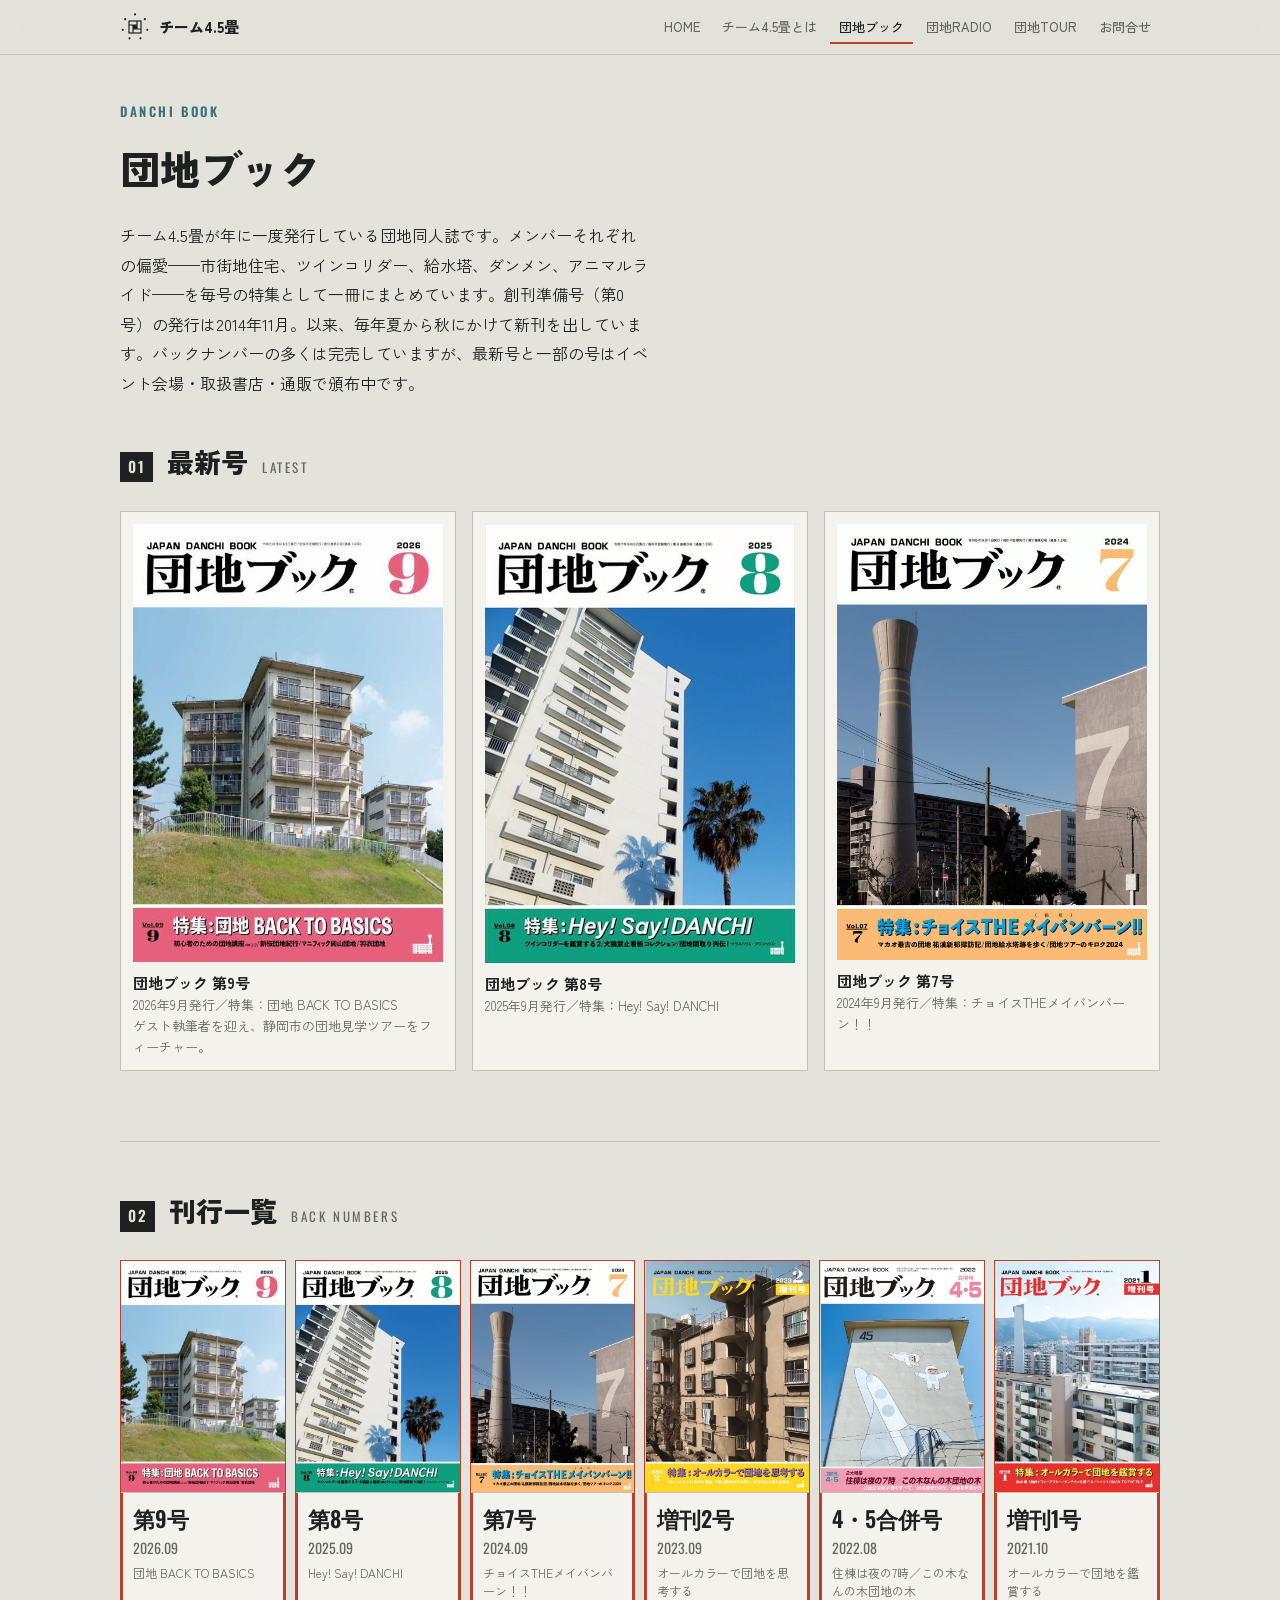
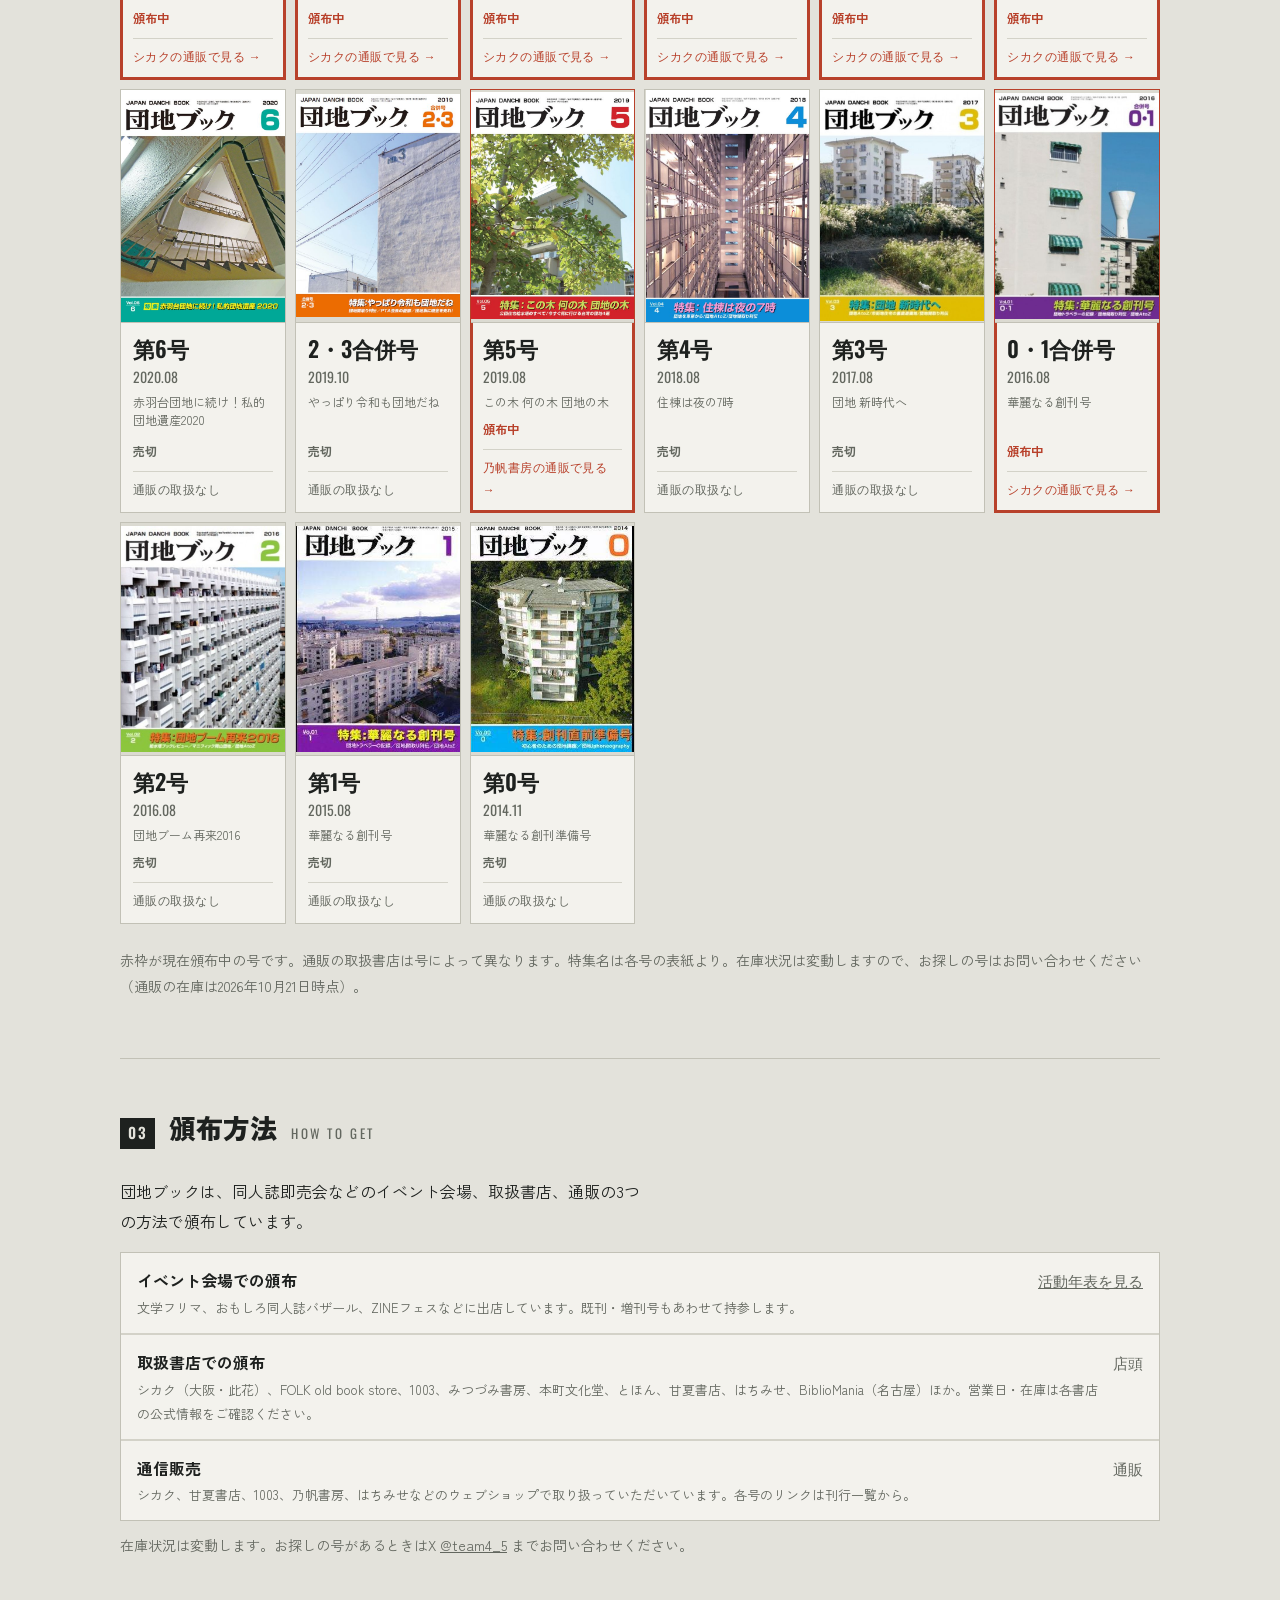
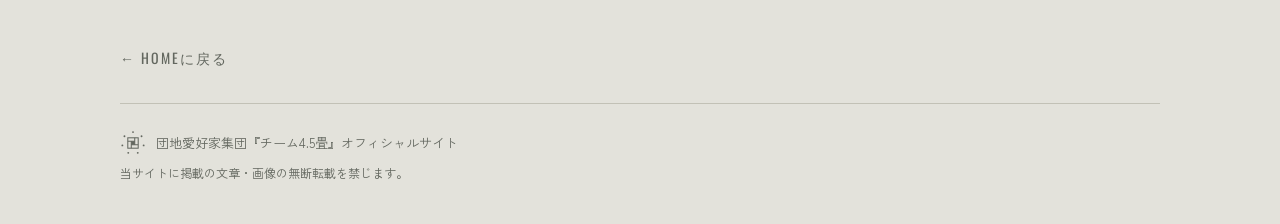
<file: book.html>
<!DOCTYPE html>
<html lang="ja">
<head>
<meta charset="UTF-8">
<meta name="viewport" content="width=device-width, initial-scale=1">
<meta name="description" content="チーム4.5畳が発行する団地同人誌『団地ブック』の全号刊行一覧（表紙つき）と、頒布方法・取り扱い書店の案内。">
<meta name="color-scheme" content="light dark">
<meta property="og:title" content="団地ブック｜団地同人誌の刊行一覧と頒布方法｜チーム4.5畳">
<meta property="og:description" content="チーム4.5畳が発行する団地同人誌『団地ブック』の全号刊行一覧（表紙つき）と、頒布方法・取り扱い書店の案内。">
<link rel="canonical" href="https://kenchin4.github.io/team4_5/book.html">
<meta name="robots" content="index,follow,max-image-preview:large">
<meta property="og:url" content="https://kenchin4.github.io/team4_5/book.html">
<meta property="og:site_name" content="チーム4.5畳オフィシャル">
<meta property="og:locale" content="ja_JP">
<meta name="twitter:card" content="summary_large_image">
<meta name="twitter:site" content="@team4_5">
<meta property="og:type" content="website">
<meta property="og:image" content="https://kenchin4.github.io/team4_5/img/hero1.jpg">
<title>団地ブック｜団地同人誌の刊行一覧と頒布方法｜チーム4.5畳</title>
<link rel="preconnect" href="https://fonts.googleapis.com">
<link rel="preconnect" href="https://fonts.gstatic.com" crossorigin>
<link rel="stylesheet" href="https://fonts.googleapis.com/css2?family=Zen+Kaku+Gothic+Antique:wght@700;900&family=Zen+Kaku+Gothic+New:wght@400;500;700&family=Oswald:wght@400;500;600&display=swap">
<link rel="icon" type="image/svg+xml" href="img/logo.svg">
<link rel="stylesheet" href="style.css">
</head>

<body>
<header class="topbar">
  <div class="topbar-in">
    <a class="brandmark" href="index.html"><i class="mark" aria-hidden="true"></i><b>チーム4.5畳</b></a>
    <nav class="navlinks" aria-label="サイト内メニュー">
      <a href="index.html">HOME</a>
      <a href="about.html">チーム4.5畳とは</a>
      <a href="book.html" aria-current="page">団地ブック</a>
      <a href="radio.html">団地RADIO</a>
      <a href="tour.html">団地TOUR</a>
      <a href="index.html#contact">お問合せ</a>
    </nav>
  </div>
</header>

<main>
  <div class="wrap">

    <div class="pagehead">
      <p class="kicker">Danchi Book</p>
      <h1>団地ブック</h1>
      <p>チーム4.5畳が年に一度発行している団地同人誌です。メンバーそれぞれの偏愛——市街地住宅、ツインコリダー、給水塔、ダンメン、アニマルライド——を毎号の特集として一冊にまとめています。創刊準備号（第0号）の発行は2014年11月。以来、毎年夏から秋にかけて新刊を出しています。バックナンバーの多くは完売していますが、最新号と一部の号はイベント会場・取扱書店・通販で頒布中です。</p>
    </div>

    <section class="first">
      <div class="sec-head"><span class="plate num">01</span><h2>最新号</h2><span class="en">Latest</span></div>
      <div class="newbooks">
        <figure class="cover">
          <img src="img/book9.jpg" alt="団地ブック第9号の表紙" width="520" height="736">
          <figcaption class="cap"><b>団地ブック 第9号</b><span>2026年9月発行／特集：団地 BACK TO BASICS<br>ゲスト執筆者を迎え、静岡市の団地見学ツアーをフィーチャー。</span></figcaption>
        </figure>
        <figure class="cover">
          <img src="img/book8.jpg" alt="団地ブック第8号の表紙" width="452" height="640">
          <figcaption class="cap"><b>団地ブック 第8号</b><span>2025年9月発行／特集：Hey! Say! DANCHI</span></figcaption>
        </figure>
        <figure class="cover">
          <img src="img/book7.jpg" alt="団地ブック第7号の表紙" width="560" height="789">
          <figcaption class="cap"><b>団地ブック 第7号</b><span>2024年9月発行／特集：チョイスTHEメイバンバーン！！</span></figcaption>
        </figure>
      </div>
    </section>

    <section>
      <div class="sec-head"><span class="plate num">02</span><h2>刊行一覧</h2><span class="en">Back Numbers</span></div>
      <div class="book-flow">
        <div class="book now"><img class="shot" src="img/book9.jpg" alt="団地ブック第9号の表紙" loading="lazy"><div class="meta"><span class="no">第9号</span><span class="yr">2026.09</span><span class="sp">団地 BACK TO BASICS</span><span class="st ok">頒布中</span><a class="buy" href="https://tanoshikaku.stores.jp/items/6ab87319572c2a1c3221c12e" target="_blank" rel="noopener">シカクの通販で見る →</a></div></div>
        <div class="book now"><img class="shot" src="img/book8.jpg" alt="団地ブック第8号の表紙" loading="lazy"><div class="meta"><span class="no">第8号</span><span class="yr">2025.09</span><span class="sp">Hey! Say! DANCHI</span><span class="st ok">頒布中</span><a class="buy" href="https://tanoshikaku.stores.jp/items/695c7419e2dc7a0001b9ebc4" target="_blank" rel="noopener">シカクの通販で見る →</a></div></div>
        <div class="book now"><img class="shot" src="img/book7.jpg" alt="団地ブック第7号の表紙" loading="lazy"><div class="meta"><span class="no">第7号</span><span class="yr">2024.09</span><span class="sp">チョイスTHEメイバンバーン！！</span><span class="st ok">頒布中</span><a class="buy" href="https://tanoshikaku.stores.jp/items/695b8324380c3d0001fed712" target="_blank" rel="noopener">シカクの通販で見る →</a></div></div>
        <div class="book now"><img class="shot" src="img/bookz2.jpg" alt="団地ブック増刊2号の表紙" loading="lazy"><div class="meta"><span class="no">増刊2号</span><span class="yr">2023.09</span><span class="sp">オールカラーで団地を思考する</span><span class="st ok">頒布中</span><a class="buy" href="https://tanoshikaku.stores.jp/items/695b7873a39907000132e3b9" target="_blank" rel="noopener">シカクの通販で見る →</a></div></div>
        <div class="book now"><img class="shot" src="img/book45g.jpg" alt="団地ブック4・5合併号の表紙" loading="lazy"><div class="meta"><span class="no">4・5合併号</span><span class="yr">2022.08</span><span class="sp">住棟は夜の7時／この木なんの木団地の木</span><span class="st ok">頒布中</span><a class="buy" href="https://tanoshikaku.stores.jp/items/695b715622a0b80001a80b6e" target="_blank" rel="noopener">シカクの通販で見る →</a></div></div>
        <div class="book now"><img class="shot" src="img/bookz1.jpg" alt="団地ブック増刊1号の表紙" loading="lazy"><div class="meta"><span class="no">増刊1号</span><span class="yr">2021.10</span><span class="sp">オールカラーで団地を鑑賞する</span><span class="st ok">頒布中</span><a class="buy" href="https://tanoshikaku.stores.jp/items/695b6e8122a0b80001a808d7" target="_blank" rel="noopener">シカクの通販で見る →</a></div></div>
        <div class="book"><img class="shot" src="img/book6.jpg" alt="団地ブック第6号の表紙" loading="lazy"><div class="meta"><span class="no">第6号</span><span class="yr">2020.08</span><span class="sp">赤羽台団地に続け！私的団地遺産2020</span><span class="st out">売切</span><span class="buy off">通販の取扱なし</span></div></div>
        <div class="book"><img class="shot" src="img/book23g.jpg" alt="団地ブック2・3合併号の表紙" loading="lazy"><div class="meta"><span class="no">2・3合併号</span><span class="yr">2019.10</span><span class="sp">やっぱり令和も団地だね</span><span class="st out">売切</span><span class="buy off">通販の取扱なし</span></div></div>
        <div class="book now"><img class="shot" src="img/book5.jpg" alt="団地ブック第5号の表紙" loading="lazy"><div class="meta"><span class="no">第5号</span><span class="yr">2019.08</span><span class="sp">この木 何の木 団地の木</span><span class="st ok">頒布中</span><a class="buy" href="https://nohoshobo.stores.jp/items/5d75e357e5628101c532142f" target="_blank" rel="noopener">乃帆書房の通販で見る →</a></div></div>
        <div class="book"><img class="shot" src="img/book4.jpg" alt="団地ブック第4号の表紙" loading="lazy"><div class="meta"><span class="no">第4号</span><span class="yr">2018.08</span><span class="sp">住棟は夜の7時</span><span class="st out">売切</span><span class="buy off">通販の取扱なし</span></div></div>
        <div class="book"><img class="shot" src="img/book3.jpg" alt="団地ブック第3号の表紙" loading="lazy"><div class="meta"><span class="no">第3号</span><span class="yr">2017.08</span><span class="sp">団地 新時代へ</span><span class="st out">売切</span><span class="buy off">通販の取扱なし</span></div></div>
        <div class="book now"><img class="shot" src="img/book01g.jpg" alt="団地ブック0・1合併号の表紙" loading="lazy"><div class="meta"><span class="no">0・1合併号</span><span class="yr">2016.08</span><span class="sp">華麗なる創刊号</span><span class="st ok">頒布中</span><a class="buy" href="https://tanoshikaku.stores.jp/items/695b62fbb46a3700017ece48" target="_blank" rel="noopener">シカクの通販で見る →</a></div></div>
        <div class="book"><img class="shot" src="img/book2.jpg" alt="団地ブック第2号の表紙" loading="lazy"><div class="meta"><span class="no">第2号</span><span class="yr">2016.08</span><span class="sp">団地ブーム再来2016</span><span class="st out">売切</span><span class="buy off">通販の取扱なし</span></div></div>
        <div class="book"><img class="shot" src="img/book1.jpg" alt="団地ブック第1号の表紙" loading="lazy"><div class="meta"><span class="no">第1号</span><span class="yr">2015.08</span><span class="sp">華麗なる創刊号</span><span class="st out">売切</span><span class="buy off">通販の取扱なし</span></div></div>
        <div class="book"><img class="shot" src="img/book0.jpg" alt="団地ブック第0号の表紙" loading="lazy"><div class="meta"><span class="no">第0号</span><span class="yr">2014.11</span><span class="sp">華麗なる創刊準備号</span><span class="st out">売切</span><span class="buy off">通販の取扱なし</span></div></div>
      </div>
      <p class="note">赤枠が現在頒布中の号です。通販の取扱書店は号によって異なります。特集名は各号の表紙より。在庫状況は変動しますので、お探しの号はお問い合わせください（通販の在庫は2026年10月21日時点）。</p>
    </section>

    <section>
      <div class="sec-head"><span class="plate num">03</span><h2>頒布方法</h2><span class="en">How to Get</span></div>
      <div class="sec-body">
        <p>団地ブックは、同人誌即売会などのイベント会場、取扱書店、通販の3つの方法で頒布しています。</p>
      </div>
      <ul class="rows">
        <li><span class="t">イベント会場での頒布<small>文学フリマ、おもしろ同人誌バザール、ZINEフェスなどに出店しています。既刊・増刊号もあわせて持参します。</small></span><span class="d"><a href="about.html#history">活動年表を見る</a></span></li>
        <li><span class="t">取扱書店での頒布<small>シカク（大阪・此花）、FOLK old book store、1003、みつづみ書房、本町文化堂、とほん、甘夏書店、はちみせ、BiblioMania（名古屋）ほか。営業日・在庫は各書店の公式情報をご確認ください。</small></span><span class="d">店頭</span></li>
        <li><span class="t">通信販売<small>シカク、甘夏書店、1003、乃帆書房、はちみせなどのウェブショップで取り扱っていただいています。各号のリンクは刊行一覧から。</small></span><span class="d">通販</span></li>
      </ul>
      <p class="note">在庫状況は変動します。お探しの号があるときはX <a href="https://x.com/team4_5" target="_blank" rel="noopener">@team4_5</a> までお問い合わせください。</p>
    </section>

    <div class="backhome"><a href="index.html">← HOMEに戻る</a></div>

    <footer>
      <div class="foot-brand"><i class="mark" aria-hidden="true"></i><span>団地愛好家集団『チーム4.5畳』オフィシャルサイト</span></div>
      <div class="note">当サイトに掲載の文章・画像の無断転載を禁じます。</div>
    </footer>

  </div>
</main>
</body>
</html>
</file>
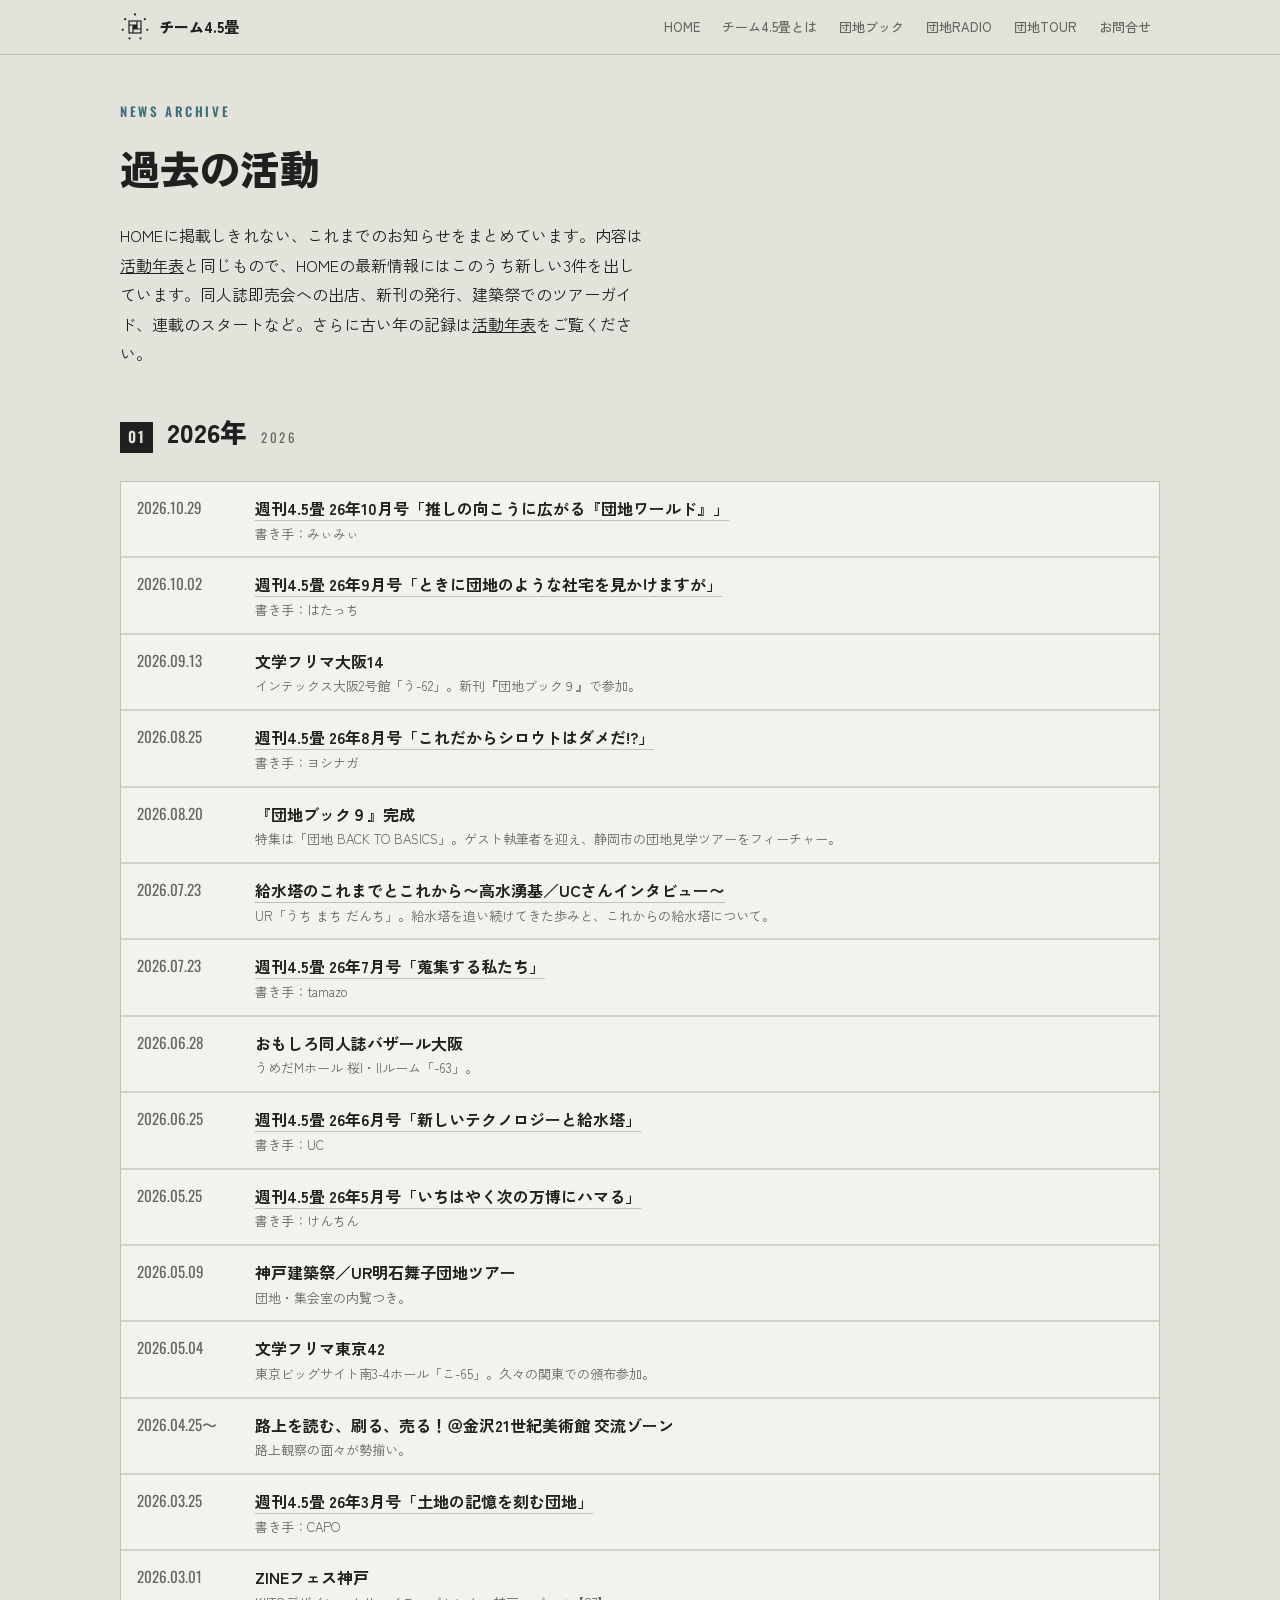
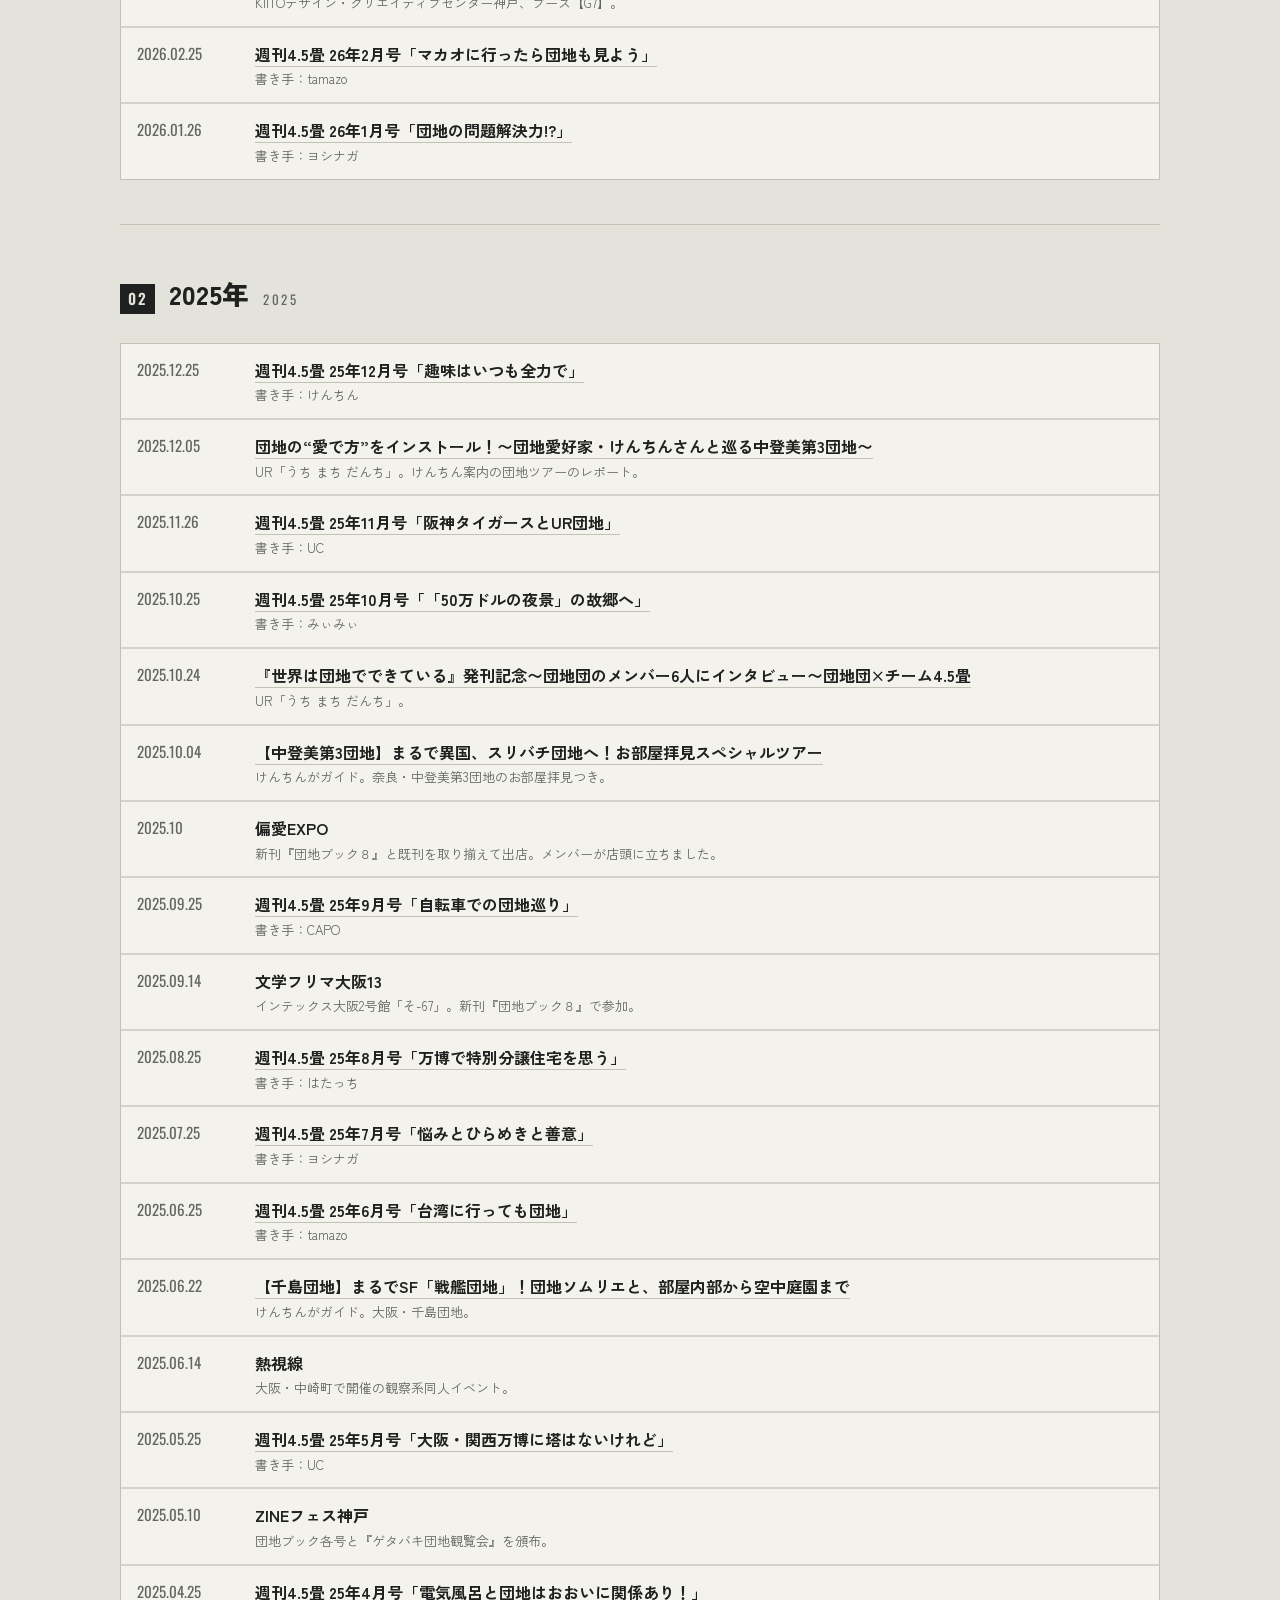
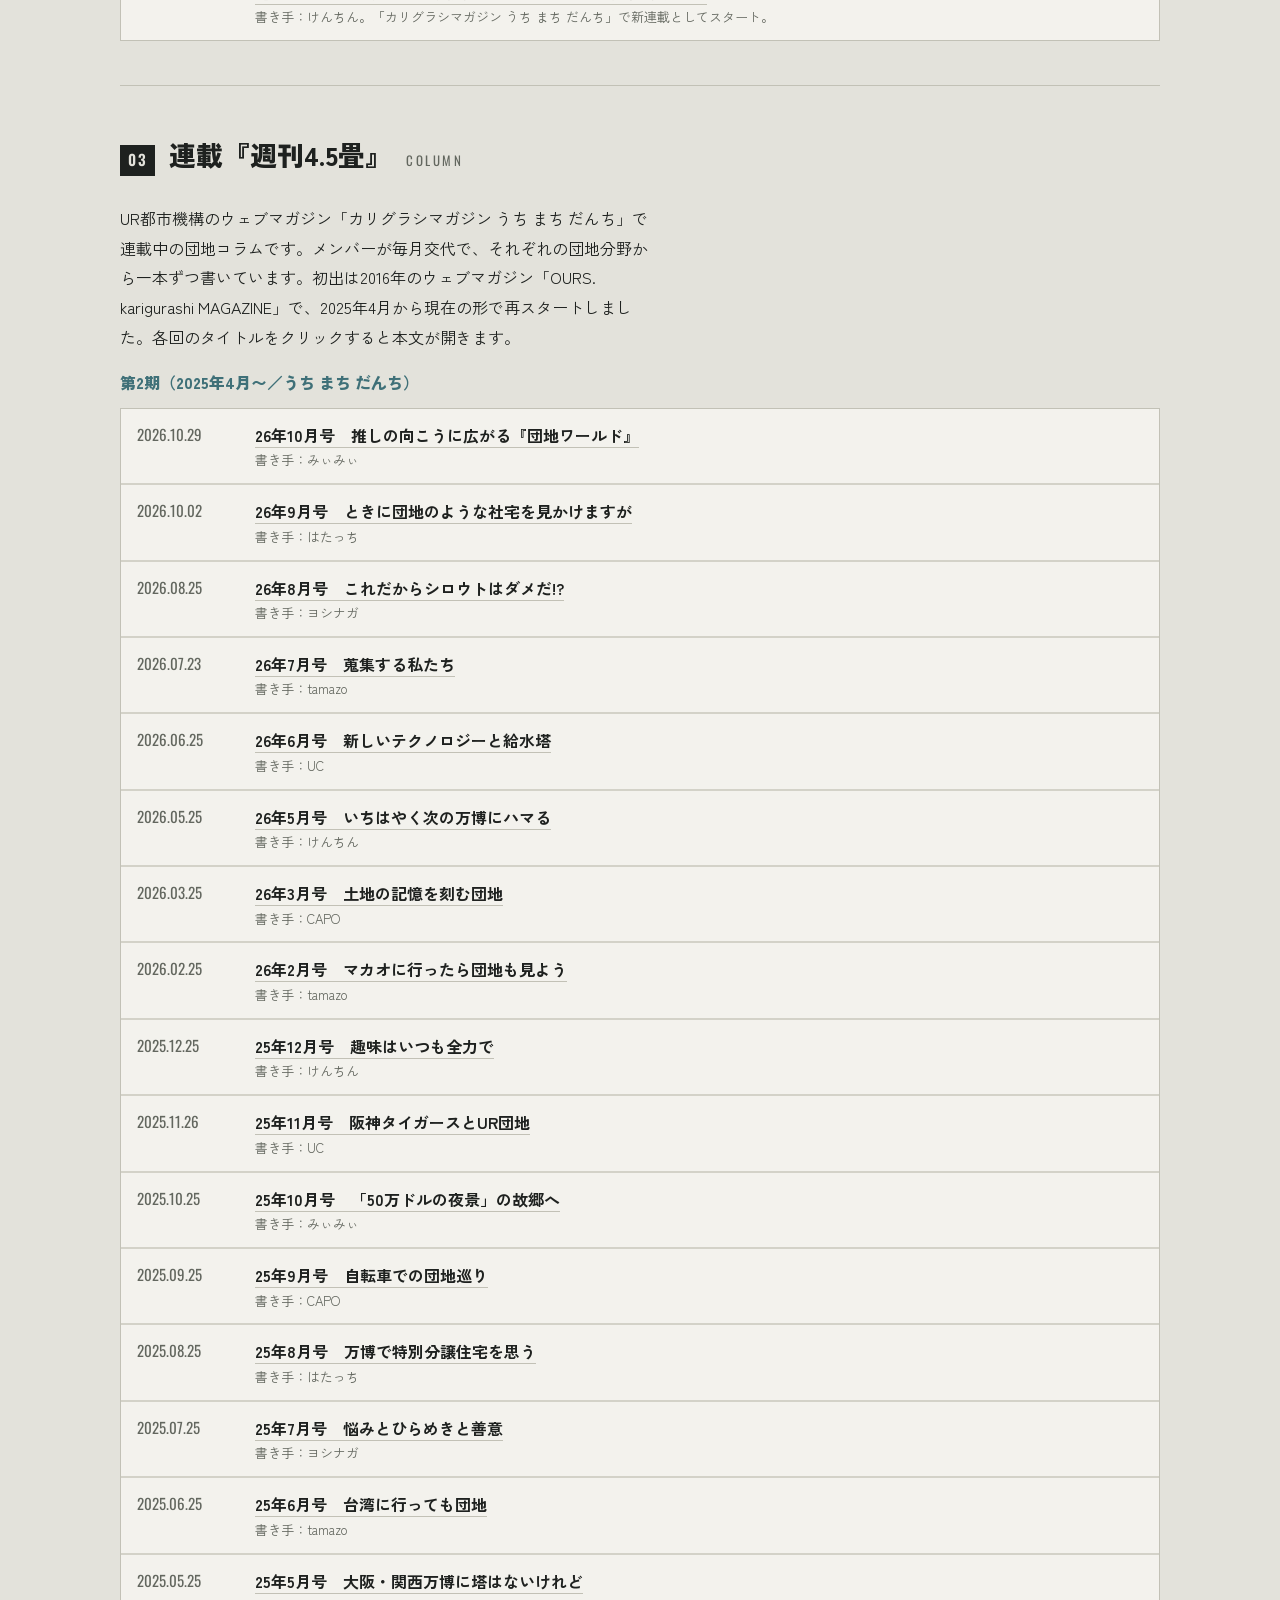
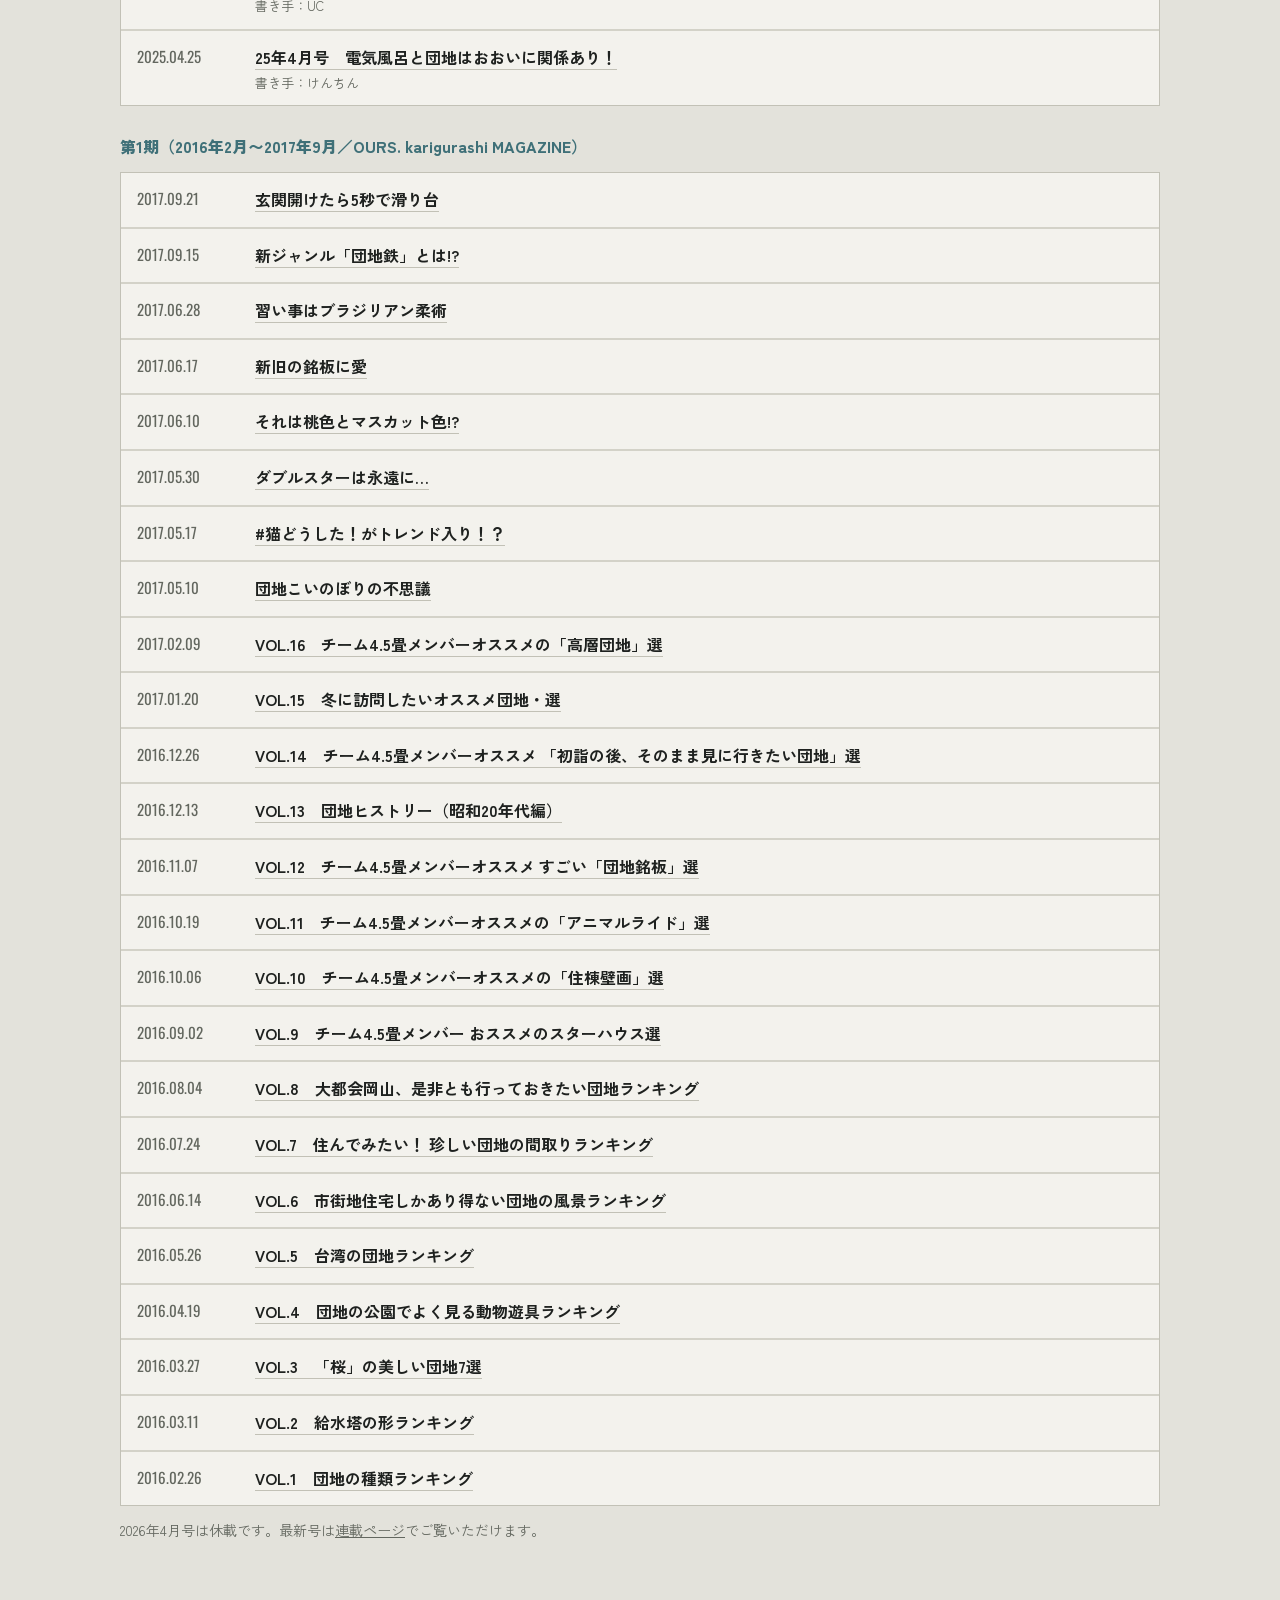
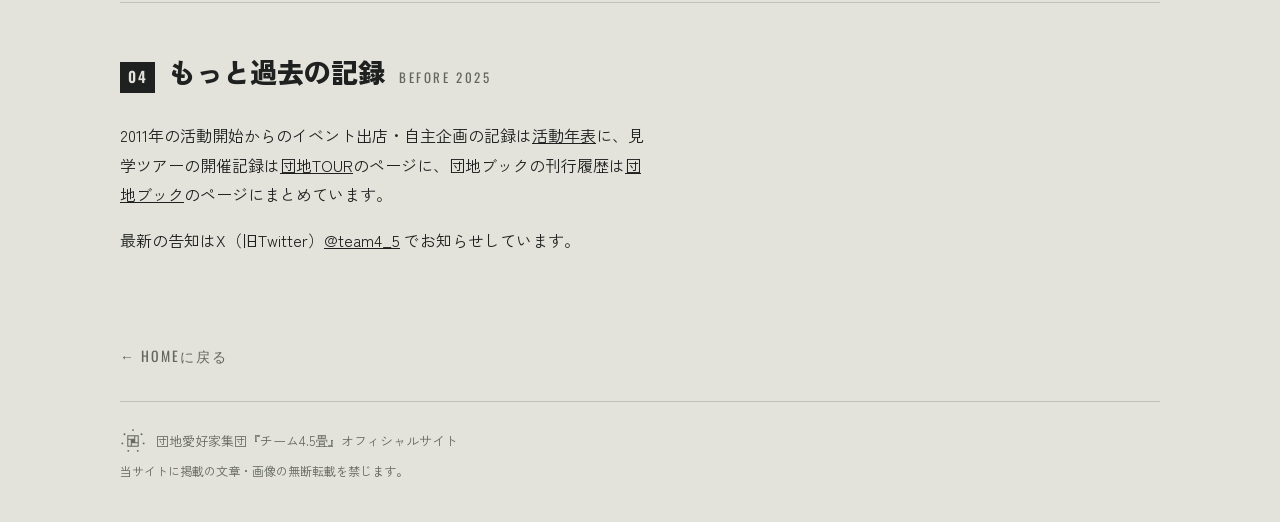
<file: news.html>
<!DOCTYPE html>
<html lang="ja">
<head>
<meta charset="UTF-8">
<meta name="viewport" content="width=device-width, initial-scale=1">
<meta name="description" content="団地愛好家集団チーム4.5畳のこれまでのお知らせと活動記録の一覧。">
<meta name="color-scheme" content="light dark">
<meta property="og:title" content="過去の活動｜お知らせ・活動記録｜チーム4.5畳">
<meta property="og:description" content="団地愛好家集団チーム4.5畳のこれまでのお知らせと活動記録の一覧。">
<link rel="canonical" href="https://kenchin4.github.io/team4_5/news.html">
<meta name="robots" content="index,follow,max-image-preview:large">
<meta property="og:url" content="https://kenchin4.github.io/team4_5/news.html">
<meta property="og:site_name" content="チーム4.5畳オフィシャル">
<meta property="og:locale" content="ja_JP">
<meta name="twitter:card" content="summary_large_image">
<meta name="twitter:site" content="@team4_5">
<meta property="og:type" content="website">
<meta property="og:image" content="https://kenchin4.github.io/team4_5/img/hero1.jpg">
<title>過去の活動｜お知らせ・活動記録｜チーム4.5畳</title>
<link rel="preconnect" href="https://fonts.googleapis.com">
<link rel="preconnect" href="https://fonts.gstatic.com" crossorigin>
<link rel="stylesheet" href="https://fonts.googleapis.com/css2?family=Zen+Kaku+Gothic+Antique:wght@700;900&family=Zen+Kaku+Gothic+New:wght@400;500;700&family=Oswald:wght@400;500;600&display=swap">
<link rel="icon" type="image/svg+xml" href="img/logo.svg">
<link rel="stylesheet" href="style.css">
</head>

<body>
<header class="topbar">
  <div class="topbar-in">
    <a class="brandmark" href="index.html"><i class="mark" aria-hidden="true"></i><b>チーム4.5畳</b></a>
    <nav class="navlinks" aria-label="サイト内メニュー">
      <a href="index.html">HOME</a>
      <a href="about.html">チーム4.5畳とは</a>
      <a href="book.html">団地ブック</a>
      <a href="radio.html">団地RADIO</a>
      <a href="tour.html">団地TOUR</a>
      <a href="index.html#contact">お問合せ</a>
    </nav>
  </div>
</header>

<main>
  <div class="wrap">

    <div class="pagehead">
      <p class="kicker">News Archive</p>
      <h1>過去の活動</h1>
      <p>HOMEに掲載しきれない、これまでのお知らせをまとめています。内容は<a href="about.html#history">活動年表</a>と同じもので、HOMEの最新情報にはこのうち新しい3件を出しています。同人誌即売会への出店、新刊の発行、建築祭でのツアーガイド、連載のスタートなど。さらに古い年の記録は<a href="about.html#history">活動年表</a>をご覧ください。</p>
    </div>

    <section class="first">
      <div class="sec-head"><span class="plate num">01</span><h2>2026年</h2><span class="en">2026</span></div>
      <ul class="news">
        <li><time class="num" datetime="2026-10-29">2026.10.29</time><span><b><a href="https://uchi-machi-danchi.ur-net.go.jp/article/4ten5jo_018/" target="_blank" rel="noopener">週刊4.5畳 26年10月号「推しの向こうに広がる『団地ワールド』」</a></b><small>書き手：みぃみぃ</small></span></li>
        <li><time class="num" datetime="2026-10-02">2026.10.02</time><span><b><a href="https://uchi-machi-danchi.ur-net.go.jp/article/4ten5jo_017/" target="_blank" rel="noopener">週刊4.5畳 26年9月号「ときに団地のような社宅を見かけますが」</a></b><small>書き手：はたっち</small></span></li>
        <li><time class="num" datetime="2026-09-13">2026.09.13</time><span><b>文学フリマ大阪14</b><small>インテックス大阪2号館「う-62」。新刊『団地ブック９』で参加。</small></span></li>
        <li><time class="num" datetime="2026-08-25">2026.08.25</time><span><b><a href="https://uchi-machi-danchi.ur-net.go.jp/article/4ten5jo_016/" target="_blank" rel="noopener">週刊4.5畳 26年8月号「これだからシロウトはダメだ!?」</a></b><small>書き手：ヨシナガ</small></span></li>
        <li><time class="num" datetime="2026-08-20">2026.08.20</time><span><b>『団地ブック９』完成</b><small>特集は「団地 BACK TO BASICS」。ゲスト執筆者を迎え、静岡市の団地見学ツアーをフィーチャー。</small></span></li>
        <li><time class="num" datetime="2026-07-23">2026.07.23</time><span><b><a href="https://uchi-machi-danchi.ur-net.go.jp/article/water-tower-uc-interview/" target="_blank" rel="noopener">給水塔のこれまでとこれから〜高水湧基／UCさんインタビュー〜</a></b><small>UR「うち まち だんち」。給水塔を追い続けてきた歩みと、これからの給水塔について。</small></span></li>
        <li><time class="num" datetime="2026-07-23">2026.07.23</time><span><b><a href="https://uchi-machi-danchi.ur-net.go.jp/article/4ten5jo_015/" target="_blank" rel="noopener">週刊4.5畳 26年7月号「蒐集する私たち」</a></b><small>書き手：tamazo</small></span></li>
        <li><time class="num" datetime="2026-06-28">2026.06.28</time><span><b>おもしろ同人誌バザール大阪</b><small>うめだMホール 桜I・IIルーム「-63」。</small></span></li>
        <li><time class="num" datetime="2026-06-25">2026.06.25</time><span><b><a href="https://uchi-machi-danchi.ur-net.go.jp/article/4ten5jo_014/" target="_blank" rel="noopener">週刊4.5畳 26年6月号「新しいテクノロジーと給水塔」</a></b><small>書き手：UC</small></span></li>
        <li><time class="num" datetime="2026-05-25">2026.05.25</time><span><b><a href="https://uchi-machi-danchi.ur-net.go.jp/article/4ten5jo_013/" target="_blank" rel="noopener">週刊4.5畳 26年5月号「いちはやく次の万博にハマる」</a></b><small>書き手：けんちん</small></span></li>
        <li><time class="num" datetime="2026-05-09">2026.05.09</time><span><b>神戸建築祭／UR明石舞子団地ツアー</b><small>団地・集会室の内覧つき。</small></span></li>
        <li><time class="num" datetime="2026-05-04">2026.05.04</time><span><b>文学フリマ東京42</b><small>東京ビッグサイト南3-4ホール「こ-65」。久々の関東での頒布参加。</small></span></li>
        <li><time class="num" datetime="2026-04-25">2026.04.25〜</time><span><b>路上を読む、刷る、売る！＠金沢21世紀美術館 交流ゾーン</b><small>路上観察の面々が勢揃い。</small></span></li>
        <li><time class="num" datetime="2026-03-25">2026.03.25</time><span><b><a href="https://uchi-machi-danchi.ur-net.go.jp/article/4ten5jo_012/" target="_blank" rel="noopener">週刊4.5畳 26年3月号「土地の記憶を刻む団地」</a></b><small>書き手：CAPO</small></span></li>
        <li><time class="num" datetime="2026-03-01">2026.03.01</time><span><b>ZINEフェス神戸</b><small>KIITOデザイン・クリエイティブセンター神戸、ブース【G7】。</small></span></li>
        <li><time class="num" datetime="2026-02-25">2026.02.25</time><span><b><a href="https://uchi-machi-danchi.ur-net.go.jp/article/4ten5jo_011/" target="_blank" rel="noopener">週刊4.5畳 26年2月号「マカオに行ったら団地も見よう」</a></b><small>書き手：tamazo</small></span></li>
        <li><time class="num" datetime="2026-01-26">2026.01.26</time><span><b><a href="https://uchi-machi-danchi.ur-net.go.jp/article/ten5jo_010/" target="_blank" rel="noopener">週刊4.5畳 26年1月号「団地の問題解決力!?」</a></b><small>書き手：ヨシナガ</small></span></li>
      </ul>
    </section>

    <section>
      <div class="sec-head"><span class="plate num">02</span><h2>2025年</h2><span class="en">2025</span></div>
      <ul class="news">
        <li><time class="num" datetime="2025-12-25">2025.12.25</time><span><b><a href="https://uchi-machi-danchi.ur-net.go.jp/article/4ten5jo_009/" target="_blank" rel="noopener">週刊4.5畳 25年12月号「趣味はいつも全力で」</a></b><small>書き手：けんちん</small></span></li>
        <li><time class="num" datetime="2025-12-05">2025.12.05</time><span><b><a href="https://uchi-machi-danchi.ur-net.go.jp/article/kentchin-tour-2510/" target="_blank" rel="noopener">団地の“愛で方”をインストール！〜団地愛好家・けんちんさんと巡る中登美第3団地〜</a></b><small>UR「うち まち だんち」。けんちん案内の団地ツアーのレポート。</small></span></li>
        <li><time class="num" datetime="2025-11-26">2025.11.26</time><span><b><a href="https://uchi-machi-danchi.ur-net.go.jp/article/4ten5jo_008/" target="_blank" rel="noopener">週刊4.5畳 25年11月号「阪神タイガースとUR団地」</a></b><small>書き手：UC</small></span></li>
        <li><time class="num" datetime="2025-10-25">2025.10.25</time><span><b><a href="https://uchi-machi-danchi.ur-net.go.jp/article/4ten5jo_007/" target="_blank" rel="noopener">週刊4.5畳 25年10月号「「50万ドルの夜景」の故郷へ」</a></b><small>書き手：みぃみぃ</small></span></li>
        <li><time class="num" datetime="2025-10-24">2025.10.24</time><span><b><a href="https://uchi-machi-danchi.ur-net.go.jp/article/danchidan-interview-2509/" target="_blank" rel="noopener">『世界は団地でできている』発刊記念〜団地団のメンバー6人にインタビュー〜団地団×チーム4.5畳</a></b><small>UR「うち まち だんち」。</small></span></li>
        <li><time class="num" datetime="2025-10-04">2025.10.04</time><span><b><a href="https://maimai-tour.jp/event/ky25d1380/" target="_blank" rel="noopener">【中登美第3団地】まるで異国、スリバチ団地へ！お部屋拝見スペシャルツアー</a></b><small>けんちんがガイド。奈良・中登美第3団地のお部屋拝見つき。</small></span></li>
        <li><time class="num" datetime="2025-10">2025.10</time><span><b>偏愛EXPO</b><small>新刊『団地ブック８』と既刊を取り揃えて出店。メンバーが店頭に立ちました。</small></span></li>
        <li><time class="num" datetime="2025-09-25">2025.09.25</time><span><b><a href="https://uchi-machi-danchi.ur-net.go.jp/article/4ten5jo_006/" target="_blank" rel="noopener">週刊4.5畳 25年9月号「自転車での団地巡り」</a></b><small>書き手：CAPO</small></span></li>
        <li><time class="num" datetime="2025-09-14">2025.09.14</time><span><b>文学フリマ大阪13</b><small>インテックス大阪2号館「そ-67」。新刊『団地ブック８』で参加。</small></span></li>
        <li><time class="num" datetime="2025-08-25">2025.08.25</time><span><b><a href="https://uchi-machi-danchi.ur-net.go.jp/article/4ten5jo_005/" target="_blank" rel="noopener">週刊4.5畳 25年8月号「万博で特別分譲住宅を思う」</a></b><small>書き手：はたっち</small></span></li>
        <li><time class="num" datetime="2025-07-25">2025.07.25</time><span><b><a href="https://uchi-machi-danchi.ur-net.go.jp/article/4ten5jo_004/" target="_blank" rel="noopener">週刊4.5畳 25年7月号「悩みとひらめきと善意」</a></b><small>書き手：ヨシナガ</small></span></li>
        <li><time class="num" datetime="2025-06-25">2025.06.25</time><span><b><a href="https://uchi-machi-danchi.ur-net.go.jp/article/4ten5jo_003/" target="_blank" rel="noopener">週刊4.5畳 25年6月号「台湾に行っても団地」</a></b><small>書き手：tamazo</small></span></li>
        <li><time class="num" datetime="2025-06-22">2025.06.22</time><span><b><a href="https://maimai-tour.jp/event/ky25b4560/" target="_blank" rel="noopener">【千島団地】まるでSF「戦艦団地」！団地ソムリエと、部屋内部から空中庭園まで</a></b><small>けんちんがガイド。大阪・千島団地。</small></span></li>
        <li><time class="num" datetime="2025-06-14">2025.06.14</time><span><b>熱視線</b><small>大阪・中崎町で開催の観察系同人イベント。</small></span></li>
        <li><time class="num" datetime="2025-05-25">2025.05.25</time><span><b><a href="https://uchi-machi-danchi.ur-net.go.jp/article/4ten5jo_002/" target="_blank" rel="noopener">週刊4.5畳 25年5月号「大阪・関西万博に塔はないけれど」</a></b><small>書き手：UC</small></span></li>
        <li><time class="num" datetime="2025-05-10">2025.05.10</time><span><b>ZINEフェス神戸</b><small>団地ブック各号と『ゲタバキ団地観覧会』を頒布。</small></span></li>
        <li><time class="num" datetime="2025-04-25">2025.04.25</time><span><b><a href="https://uchi-machi-danchi.ur-net.go.jp/article/4ten5jo_001/" target="_blank" rel="noopener">週刊4.5畳 25年4月号「電気風呂と団地はおおいに関係あり！」</a></b><small>書き手：けんちん。「カリグラシマガジン うち まち だんち」で新連載としてスタート。</small></span></li>
      </ul>
    </section>

    <section id="weekly">
      <div class="sec-head"><span class="plate num">03</span><h2>連載『週刊4.5畳』</h2><span class="en">Column</span></div>
      <div class="sec-body">
        <p>UR都市機構のウェブマガジン「カリグラシマガジン うち まち だんち」で連載中の団地コラムです。メンバーが毎月交代で、それぞれの団地分野から一本ずつ書いています。初出は2016年のウェブマガジン「OURS. karigurashi MAGAZINE」で、2025年4月から現在の形で再スタートしました。各回のタイトルをクリックすると本文が開きます。</p>
      </div>
      <h3 class="sub">第2期（2025年4月〜／うち まち だんち）</h3>
      <ul class="news">
        <li><time class="num" datetime="2026-10-29">2026.10.29</time><span><b><a href="https://uchi-machi-danchi.ur-net.go.jp/article/4ten5jo_018/" target="_blank" rel="noopener">26年10月号　推しの向こうに広がる『団地ワールド』</a></b><small>書き手：みぃみぃ</small></span></li>
        <li><time class="num" datetime="2026-10-02">2026.10.02</time><span><b><a href="https://uchi-machi-danchi.ur-net.go.jp/article/4ten5jo_017/" target="_blank" rel="noopener">26年9月号　ときに団地のような社宅を見かけますが</a></b><small>書き手：はたっち</small></span></li>
        <li><time class="num" datetime="2026-08-25">2026.08.25</time><span><b><a href="https://uchi-machi-danchi.ur-net.go.jp/article/4ten5jo_016/" target="_blank" rel="noopener">26年8月号　これだからシロウトはダメだ!?</a></b><small>書き手：ヨシナガ</small></span></li>
        <li><time class="num" datetime="2026-07-23">2026.07.23</time><span><b><a href="https://uchi-machi-danchi.ur-net.go.jp/article/4ten5jo_015/" target="_blank" rel="noopener">26年7月号　蒐集する私たち</a></b><small>書き手：tamazo</small></span></li>
        <li><time class="num" datetime="2026-06-25">2026.06.25</time><span><b><a href="https://uchi-machi-danchi.ur-net.go.jp/article/4ten5jo_014/" target="_blank" rel="noopener">26年6月号　新しいテクノロジーと給水塔</a></b><small>書き手：UC</small></span></li>
        <li><time class="num" datetime="2026-05-25">2026.05.25</time><span><b><a href="https://uchi-machi-danchi.ur-net.go.jp/article/4ten5jo_013/" target="_blank" rel="noopener">26年5月号　いちはやく次の万博にハマる</a></b><small>書き手：けんちん</small></span></li>
        <li><time class="num" datetime="2026-03-25">2026.03.25</time><span><b><a href="https://uchi-machi-danchi.ur-net.go.jp/article/4ten5jo_012/" target="_blank" rel="noopener">26年3月号　土地の記憶を刻む団地</a></b><small>書き手：CAPO</small></span></li>
        <li><time class="num" datetime="2026-02-25">2026.02.25</time><span><b><a href="https://uchi-machi-danchi.ur-net.go.jp/article/4ten5jo_011/" target="_blank" rel="noopener">26年2月号　マカオに行ったら団地も見よう</a></b><small>書き手：tamazo</small></span></li>
        <li><time class="num" datetime="2025-12-25">2025.12.25</time><span><b><a href="https://uchi-machi-danchi.ur-net.go.jp/article/4ten5jo_009/" target="_blank" rel="noopener">25年12月号　趣味はいつも全力で</a></b><small>書き手：けんちん</small></span></li>
        <li><time class="num" datetime="2025-11-26">2025.11.26</time><span><b><a href="https://uchi-machi-danchi.ur-net.go.jp/article/4ten5jo_008/" target="_blank" rel="noopener">25年11月号　阪神タイガースとUR団地</a></b><small>書き手：UC</small></span></li>
        <li><time class="num" datetime="2025-10-25">2025.10.25</time><span><b><a href="https://uchi-machi-danchi.ur-net.go.jp/article/4ten5jo_007/" target="_blank" rel="noopener">25年10月号　「50万ドルの夜景」の故郷へ</a></b><small>書き手：みぃみぃ</small></span></li>
        <li><time class="num" datetime="2025-09-25">2025.09.25</time><span><b><a href="https://uchi-machi-danchi.ur-net.go.jp/article/4ten5jo_006/" target="_blank" rel="noopener">25年9月号　自転車での団地巡り</a></b><small>書き手：CAPO</small></span></li>
        <li><time class="num" datetime="2025-08-25">2025.08.25</time><span><b><a href="https://uchi-machi-danchi.ur-net.go.jp/article/4ten5jo_005/" target="_blank" rel="noopener">25年8月号　万博で特別分譲住宅を思う</a></b><small>書き手：はたっち</small></span></li>
        <li><time class="num" datetime="2025-07-25">2025.07.25</time><span><b><a href="https://uchi-machi-danchi.ur-net.go.jp/article/4ten5jo_004/" target="_blank" rel="noopener">25年7月号　悩みとひらめきと善意</a></b><small>書き手：ヨシナガ</small></span></li>
        <li><time class="num" datetime="2025-06-25">2025.06.25</time><span><b><a href="https://uchi-machi-danchi.ur-net.go.jp/article/4ten5jo_003/" target="_blank" rel="noopener">25年6月号　台湾に行っても団地</a></b><small>書き手：tamazo</small></span></li>
        <li><time class="num" datetime="2025-05-25">2025.05.25</time><span><b><a href="https://uchi-machi-danchi.ur-net.go.jp/article/4ten5jo_002/" target="_blank" rel="noopener">25年5月号　大阪・関西万博に塔はないけれど</a></b><small>書き手：UC</small></span></li>
        <li><time class="num" datetime="2025-04-25">2025.04.25</time><span><b><a href="https://uchi-machi-danchi.ur-net.go.jp/article/4ten5jo_001/" target="_blank" rel="noopener">25年4月号　電気風呂と団地はおおいに関係あり！</a></b><small>書き手：けんちん</small></span></li>
      </ul>
      <h3 class="sub">第1期（2016年2月〜2017年9月／OURS. karigurashi MAGAZINE）</h3>
      <ul class="news">
        <li><time class="num" datetime="2017-09-21">2017.09.21</time><span><b><a href="https://uchi-machi-danchi.ur-net.go.jp/ours/4ten5news-08/" target="_blank" rel="noopener">玄関開けたら5秒で滑り台</a></b></span></li>
        <li><time class="num" datetime="2017-09-15">2017.09.15</time><span><b><a href="https://uchi-machi-danchi.ur-net.go.jp/ours/4ten5news-07/" target="_blank" rel="noopener">新ジャンル「団地鉄」とは!?</a></b></span></li>
        <li><time class="num" datetime="2017-06-28">2017.06.28</time><span><b><a href="https://uchi-machi-danchi.ur-net.go.jp/ours/4ten5news-06/" target="_blank" rel="noopener">習い事はブラジリアン柔術</a></b></span></li>
        <li><time class="num" datetime="2017-06-17">2017.06.17</time><span><b><a href="https://uchi-machi-danchi.ur-net.go.jp/ours/4ten5news-05/" target="_blank" rel="noopener">新旧の銘板に愛</a></b></span></li>
        <li><time class="num" datetime="2017-06-10">2017.06.10</time><span><b><a href="https://uchi-machi-danchi.ur-net.go.jp/ours/4ten5news-04/" target="_blank" rel="noopener">それは桃色とマスカット色!?</a></b></span></li>
        <li><time class="num" datetime="2017-05-30">2017.05.30</time><span><b><a href="https://uchi-machi-danchi.ur-net.go.jp/ours/4ten5news-03/" target="_blank" rel="noopener">ダブルスターは永遠に…</a></b></span></li>
        <li><time class="num" datetime="2017-05-17">2017.05.17</time><span><b><a href="https://uchi-machi-danchi.ur-net.go.jp/ours/4ten5news-02/" target="_blank" rel="noopener">#猫どうした！がトレンド入り！？</a></b></span></li>
        <li><time class="num" datetime="2017-05-10">2017.05.10</time><span><b><a href="https://uchi-machi-danchi.ur-net.go.jp/ours/4ten5news-01/" target="_blank" rel="noopener">団地こいのぼりの不思議</a></b></span></li>
        <li><time class="num" datetime="2017-02-09">2017.02.09</time><span><b><a href="https://uchi-machi-danchi.ur-net.go.jp/ours/4ten5jo-16/" target="_blank" rel="noopener">VOL.16　チーム4.5畳メンバーオススメの「高層団地」選</a></b></span></li>
        <li><time class="num" datetime="2017-01-20">2017.01.20</time><span><b><a href="https://uchi-machi-danchi.ur-net.go.jp/ours/4ten5jo-15/" target="_blank" rel="noopener">VOL.15　冬に訪問したいオススメ団地・選</a></b></span></li>
        <li><time class="num" datetime="2016-12-26">2016.12.26</time><span><b><a href="https://uchi-machi-danchi.ur-net.go.jp/ours/4ten5jo-14/" target="_blank" rel="noopener">VOL.14　チーム4.5畳メンバーオススメ 「初詣の後、そのまま見に行きたい団地」選</a></b></span></li>
        <li><time class="num" datetime="2016-12-13">2016.12.13</time><span><b><a href="https://uchi-machi-danchi.ur-net.go.jp/ours/4ten5jo-13/" target="_blank" rel="noopener">VOL.13　団地ヒストリー（昭和20年代編）</a></b></span></li>
        <li><time class="num" datetime="2016-11-07">2016.11.07</time><span><b><a href="https://uchi-machi-danchi.ur-net.go.jp/ours/4ten5jo-12/" target="_blank" rel="noopener">VOL.12　チーム4.5畳メンバーオススメ すごい「団地銘板」選</a></b></span></li>
        <li><time class="num" datetime="2016-10-19">2016.10.19</time><span><b><a href="https://uchi-machi-danchi.ur-net.go.jp/ours/4ten5jo-11/" target="_blank" rel="noopener">VOL.11　チーム4.5畳メンバーオススメの「アニマルライド」選</a></b></span></li>
        <li><time class="num" datetime="2016-10-06">2016.10.06</time><span><b><a href="https://uchi-machi-danchi.ur-net.go.jp/ours/4ten5jo-10/" target="_blank" rel="noopener">VOL.10　チーム4.5畳メンバーオススメの「住棟壁画」選</a></b></span></li>
        <li><time class="num" datetime="2016-09-02">2016.09.02</time><span><b><a href="https://uchi-machi-danchi.ur-net.go.jp/ours/4ten5jo-09/" target="_blank" rel="noopener">VOL.9　チーム4.5畳メンバー おススメのスターハウス選</a></b></span></li>
        <li><time class="num" datetime="2016-08-04">2016.08.04</time><span><b><a href="https://uchi-machi-danchi.ur-net.go.jp/ours/4ten5jo-08/" target="_blank" rel="noopener">VOL.8　大都会岡山、是非とも行っておきたい団地ランキング</a></b></span></li>
        <li><time class="num" datetime="2016-07-24">2016.07.24</time><span><b><a href="https://uchi-machi-danchi.ur-net.go.jp/ours/4ten5jo-07/" target="_blank" rel="noopener">VOL.7　住んでみたい！ 珍しい団地の間取りランキング</a></b></span></li>
        <li><time class="num" datetime="2016-06-14">2016.06.14</time><span><b><a href="https://uchi-machi-danchi.ur-net.go.jp/ours/4ten5jo-06/" target="_blank" rel="noopener">VOL.6　市街地住宅しかあり得ない団地の風景ランキング</a></b></span></li>
        <li><time class="num" datetime="2016-05-26">2016.05.26</time><span><b><a href="https://uchi-machi-danchi.ur-net.go.jp/ours/4ten5jo-05/" target="_blank" rel="noopener">VOL.5　台湾の団地ランキング</a></b></span></li>
        <li><time class="num" datetime="2016-04-19">2016.04.19</time><span><b><a href="https://uchi-machi-danchi.ur-net.go.jp/ours/4ten5jo-04/" target="_blank" rel="noopener">VOL.4　団地の公園でよく見る動物遊具ランキング</a></b></span></li>
        <li><time class="num" datetime="2016-03-27">2016.03.27</time><span><b><a href="https://uchi-machi-danchi.ur-net.go.jp/ours/4ten5jo-03/" target="_blank" rel="noopener">VOL.3　「桜」の美しい団地7選</a></b></span></li>
        <li><time class="num" datetime="2016-03-11">2016.03.11</time><span><b><a href="https://uchi-machi-danchi.ur-net.go.jp/ours/4ten5jo-02/" target="_blank" rel="noopener">VOL.2　給水塔の形ランキング</a></b></span></li>
        <li><time class="num" datetime="2016-02-26">2016.02.26</time><span><b><a href="https://uchi-machi-danchi.ur-net.go.jp/ours/4ten5jo-01/" target="_blank" rel="noopener">VOL.1　団地の種類ランキング</a></b></span></li>
      </ul>
      <p class="note">2026年4月号は休載です。最新号は<a href="https://uchi-machi-danchi.ur-net.go.jp/tag/4ten5jo/" target="_blank" rel="noopener">連載ページ</a>でご覧いただけます。</p>
    </section>

    <section>
      <div class="sec-head"><span class="plate num">04</span><h2>もっと過去の記録</h2><span class="en">Before 2025</span></div>
      <div class="sec-body">
        <p>2011年の活動開始からのイベント出店・自主企画の記録は<a href="about.html#history">活動年表</a>に、見学ツアーの開催記録は<a href="tour.html">団地TOUR</a>のページに、団地ブックの刊行履歴は<a href="book.html">団地ブック</a>のページにまとめています。</p>
        <p>最新の告知はX（旧Twitter）<a href="https://x.com/team4_5" target="_blank" rel="noopener">@team4_5</a> でお知らせしています。</p>
      </div>
    </section>

    <div class="backhome"><a href="index.html">← HOMEに戻る</a></div>

    <footer>
      <div class="foot-brand"><i class="mark" aria-hidden="true"></i><span>団地愛好家集団『チーム4.5畳』オフィシャルサイト</span></div>
      <div class="note">当サイトに掲載の文章・画像の無断転載を禁じます。</div>
    </footer>

  </div>
</main>
</body>
</html>
</file>
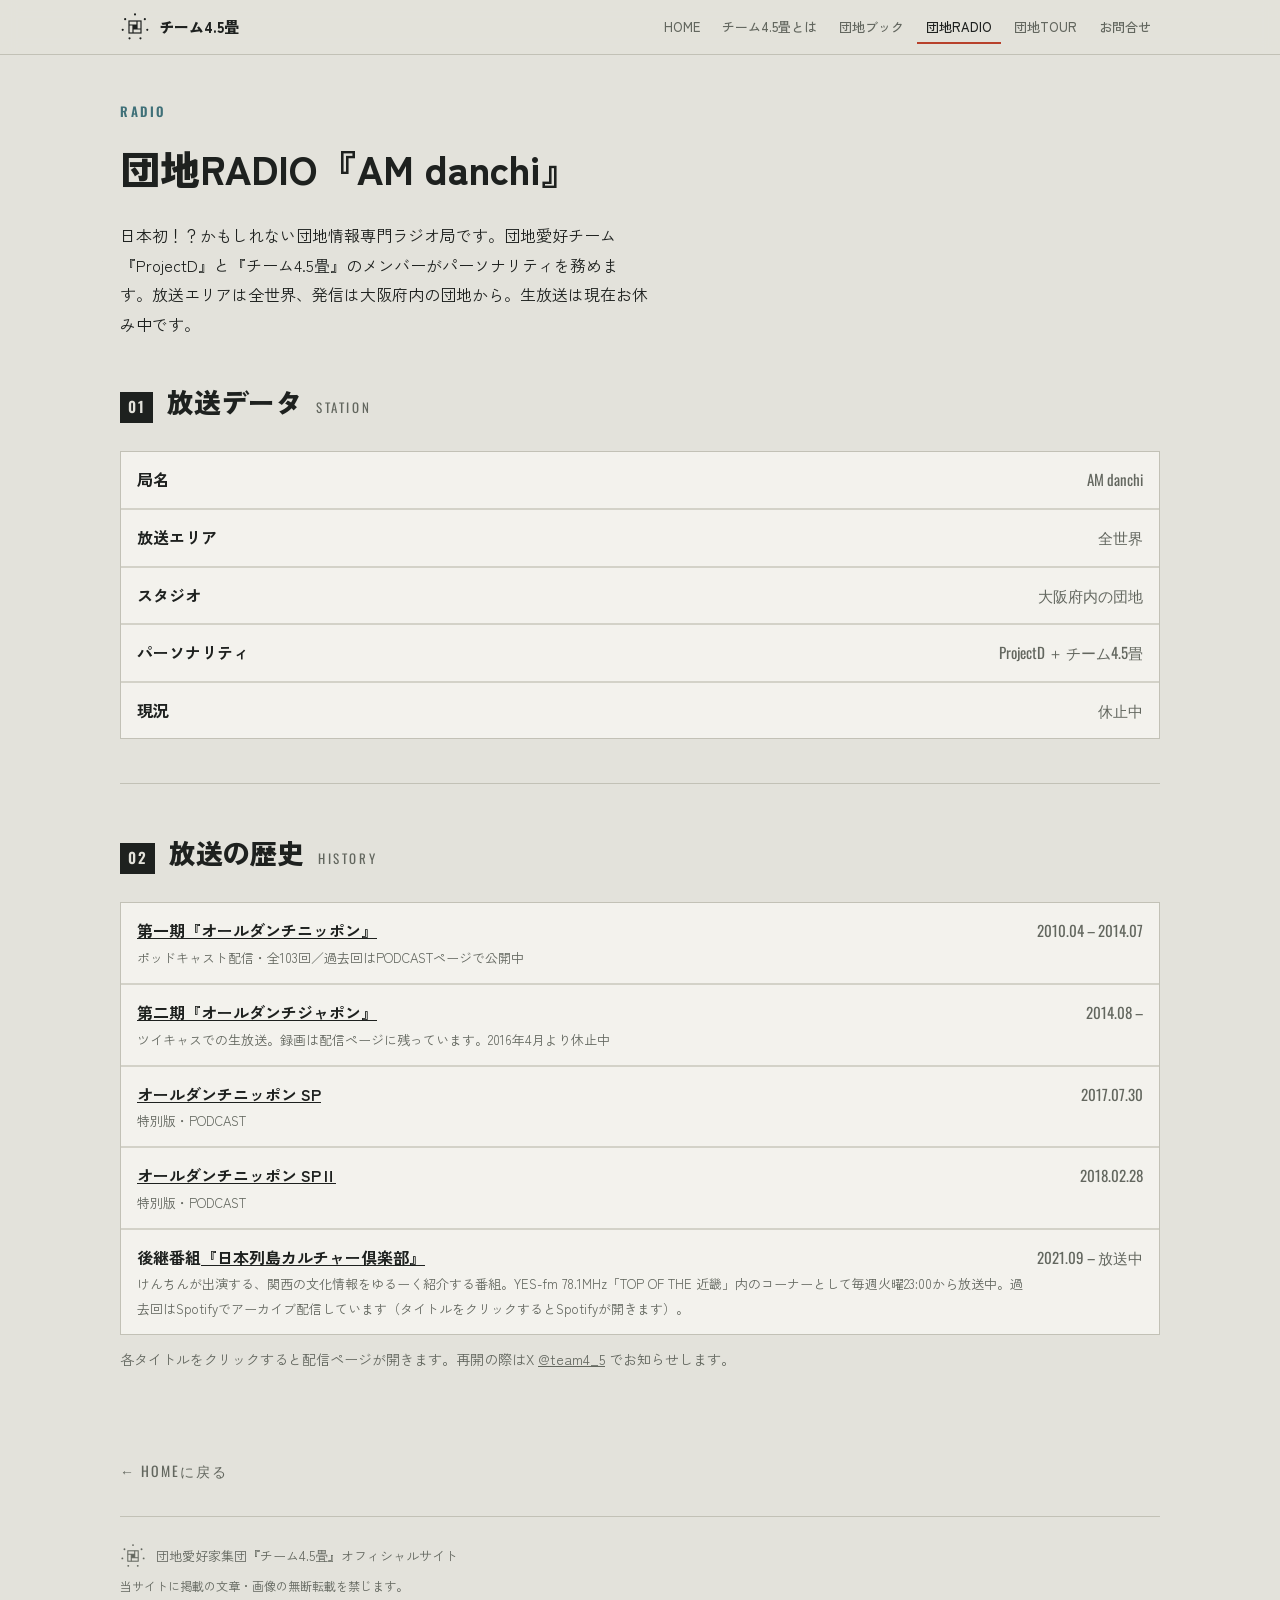
<file: radio.html>
<!DOCTYPE html>
<html lang="ja">
<head>
<meta charset="UTF-8">
<meta name="viewport" content="width=device-width, initial-scale=1">
<meta name="description" content="団地情報専門ラジオ局「AM danchi」の放送データと歴史、過去回のアーカイブ。団地愛好家集団チーム4.5畳がお送りします。">
<meta name="color-scheme" content="light dark">
<meta property="og:title" content="団地RADIO AM danchi｜団地情報専門ラジオ｜チーム4.5畳">
<meta property="og:description" content="団地情報専門ラジオ局「AM danchi」の放送データと歴史、過去回のアーカイブ。団地愛好家集団チーム4.5畳がお送りします。">
<link rel="canonical" href="https://kenchin4.github.io/team4_5/radio.html">
<meta name="robots" content="index,follow,max-image-preview:large">
<meta property="og:url" content="https://kenchin4.github.io/team4_5/radio.html">
<meta property="og:site_name" content="チーム4.5畳オフィシャル">
<meta property="og:locale" content="ja_JP">
<meta name="twitter:card" content="summary_large_image">
<meta name="twitter:site" content="@team4_5">
<meta property="og:type" content="website">
<meta property="og:image" content="https://kenchin4.github.io/team4_5/img/hero1.jpg">
<title>団地RADIO AM danchi｜団地情報専門ラジオ｜チーム4.5畳</title>
<link rel="preconnect" href="https://fonts.googleapis.com">
<link rel="preconnect" href="https://fonts.gstatic.com" crossorigin>
<link rel="stylesheet" href="https://fonts.googleapis.com/css2?family=Zen+Kaku+Gothic+Antique:wght@700;900&family=Zen+Kaku+Gothic+New:wght@400;500;700&family=Oswald:wght@400;500;600&display=swap">
<link rel="icon" type="image/svg+xml" href="img/logo.svg">
<link rel="stylesheet" href="style.css">
</head>
<body>
<header class="topbar">
  <div class="topbar-in">
    <a class="brandmark" href="index.html"><i class="mark" aria-hidden="true"></i><b>チーム4.5畳</b></a>
    <nav class="navlinks" aria-label="サイト内メニュー">
      <a href="index.html">HOME</a>
      <a href="about.html">チーム4.5畳とは</a>
      <a href="book.html">団地ブック</a>
      <a href="radio.html" aria-current="page">団地RADIO</a>
      <a href="tour.html">団地TOUR</a>
      <a href="index.html#contact">お問合せ</a>
    </nav>
  </div>
</header>

<main>
  <div class="wrap">

    <div class="pagehead">
      <p class="kicker">Radio</p>
      <h1>団地RADIO『AM danchi』</h1>
      <p>日本初！？かもしれない団地情報専門ラジオ局です。団地愛好チーム『ProjectD』と『チーム4.5畳』のメンバーがパーソナリティを務めます。放送エリアは全世界、発信は大阪府内の団地から。生放送は現在お休み中です。</p>
    </div>

    <section class="first">
      <div class="sec-head"><span class="plate num">01</span><h2>放送データ</h2><span class="en">Station</span></div>
      <ul class="rows">
        <li><span class="t">局名</span><span class="d">AM danchi</span></li>
        <li><span class="t">放送エリア</span><span class="d">全世界</span></li>
        <li><span class="t">スタジオ</span><span class="d">大阪府内の団地</span></li>
        <li><span class="t">パーソナリティ</span><span class="d">ProjectD ＋ チーム4.5畳</span></li>
        <li><span class="t">現況</span><span class="d">休止中</span></li>
      </ul>
    </section>

    <section>
      <div class="sec-head"><span class="plate num">02</span><h2>放送の歴史</h2><span class="en">History</span></div>
      <ul class="rows">
        <li><span class="t"><a href="http://alldanchinippon.seesaa.net/" target="_blank" rel="noopener">第一期『オールダンチニッポン』</a><small>ポッドキャスト配信・全103回／過去回はPODCASTページで公開中</small></span><span class="d">2010.04 – 2014.07</span></li>
        <li><span class="t"><a href="http://twitcasting.tv/team4_5" target="_blank" rel="noopener">第二期『オールダンチジャポン』</a><small>ツイキャスでの生放送。録画は配信ページに残っています。2016年4月より休止中</small></span><span class="d">2014.08 –</span></li>
        <li><span class="t"><a href="https://drive.google.com/open?id=0Bzdlpe1b9O71UGdkSmVQZDM1TkE" target="_blank" rel="noopener">オールダンチニッポン SP</a><small>特別版・PODCAST</small></span><span class="d">2017.07.30</span></li>
        <li><span class="t"><a href="https://drive.google.com/open?id=1Y1tQsd6l0zYjNmcYNNIRHH-kICLDRzGb" target="_blank" rel="noopener">オールダンチニッポン SPⅡ</a><small>特別版・PODCAST</small></span><span class="d">2018.02.28</span></li>
        <li><span class="t">後継番組<a href="https://open.spotify.com/show/4DIGEvv4edFwAlUyvDu5Ny" target="_blank" rel="noopener">『日本列島カルチャー倶楽部』</a><small>けんちんが出演する、関西の文化情報をゆるーく紹介する番組。YES-fm 78.1MHz「TOP OF THE 近畿」内のコーナーとして毎週火曜23:00から放送中。過去回はSpotifyでアーカイブ配信しています（タイトルをクリックするとSpotifyが開きます）。</small></span><span class="d">2021.09 – 放送中</span></li>
      </ul>
      <p class="note">各タイトルをクリックすると配信ページが開きます。再開の際はX <a href="https://x.com/team4_5" target="_blank" rel="noopener">@team4_5</a> でお知らせします。</p>
    </section>

    <div class="backhome"><a href="index.html">← HOMEに戻る</a></div>

    <footer>
      <div class="foot-brand"><i class="mark" aria-hidden="true"></i><span>団地愛好家集団『チーム4.5畳』オフィシャルサイト</span></div>
      <div class="note">当サイトに掲載の文章・画像の無断転載を禁じます。</div>
    </footer>

  </div>
</main>
</body>
</html>
</file>
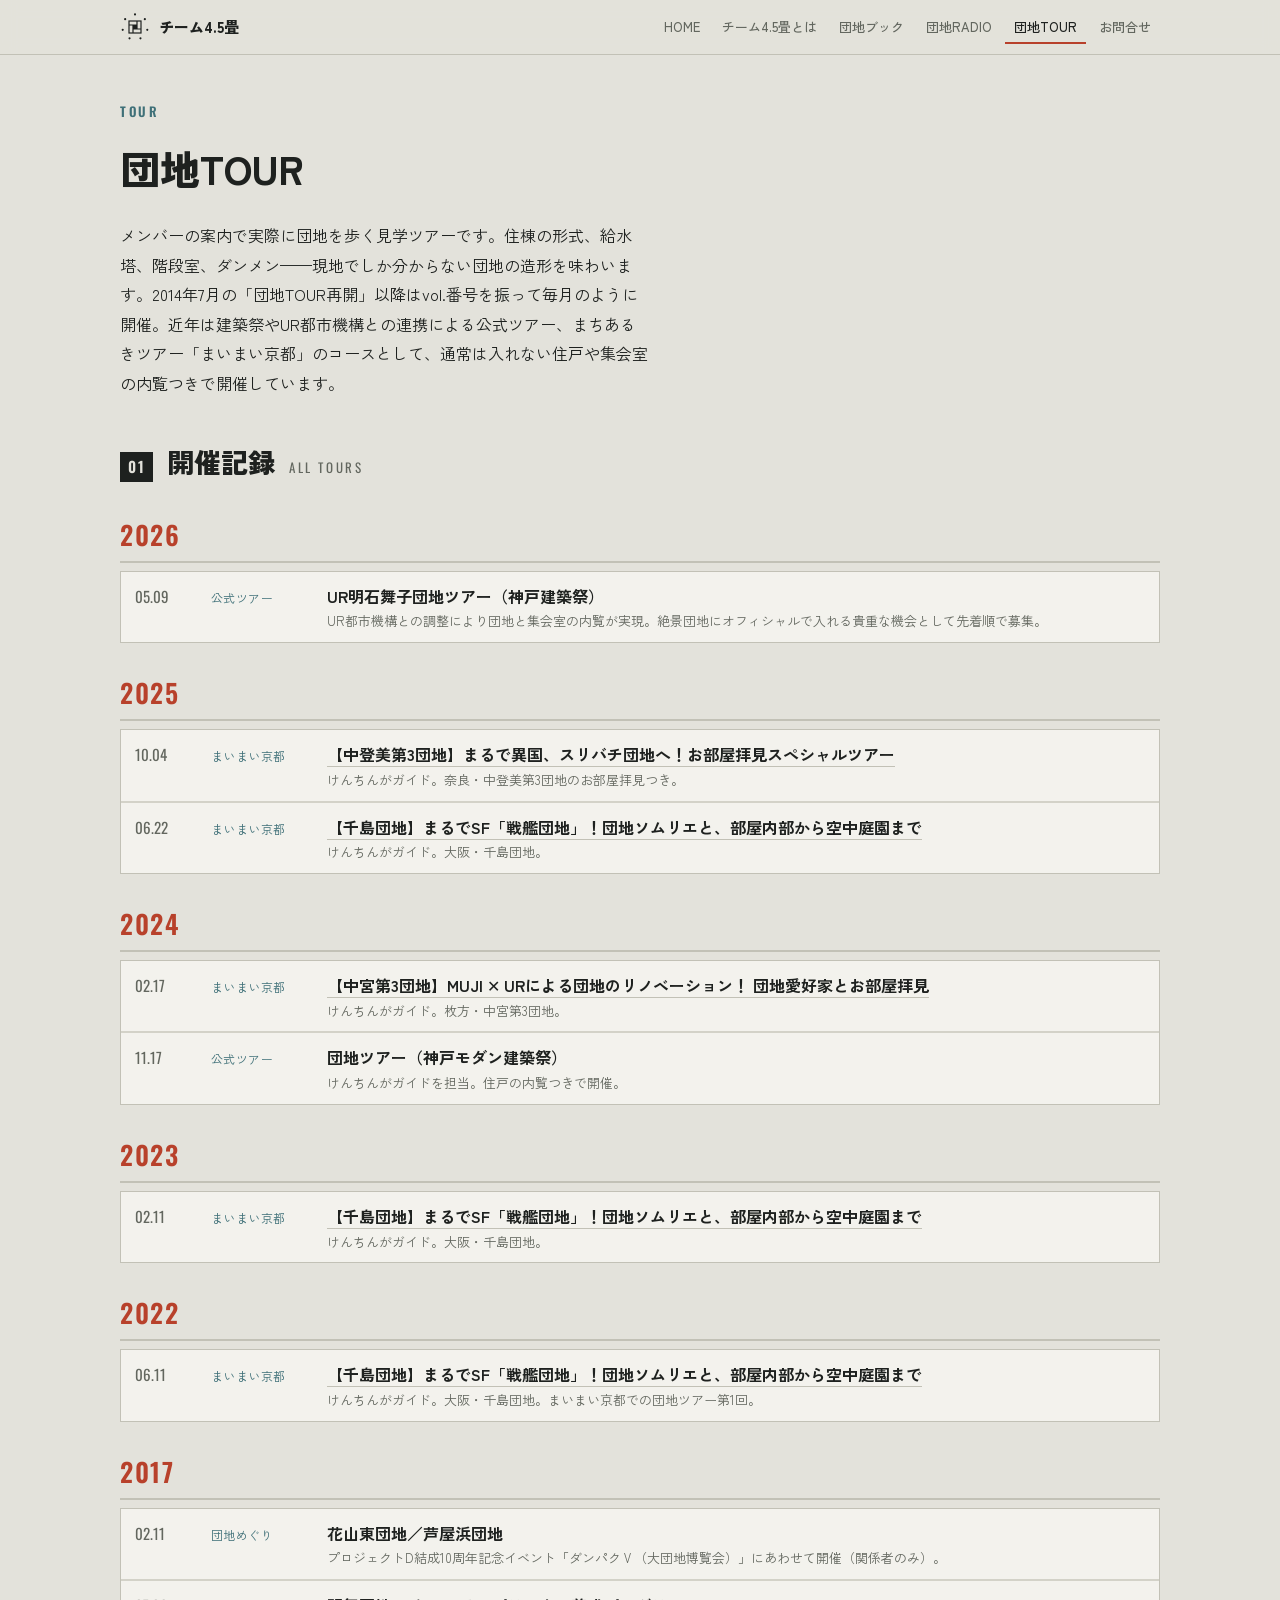
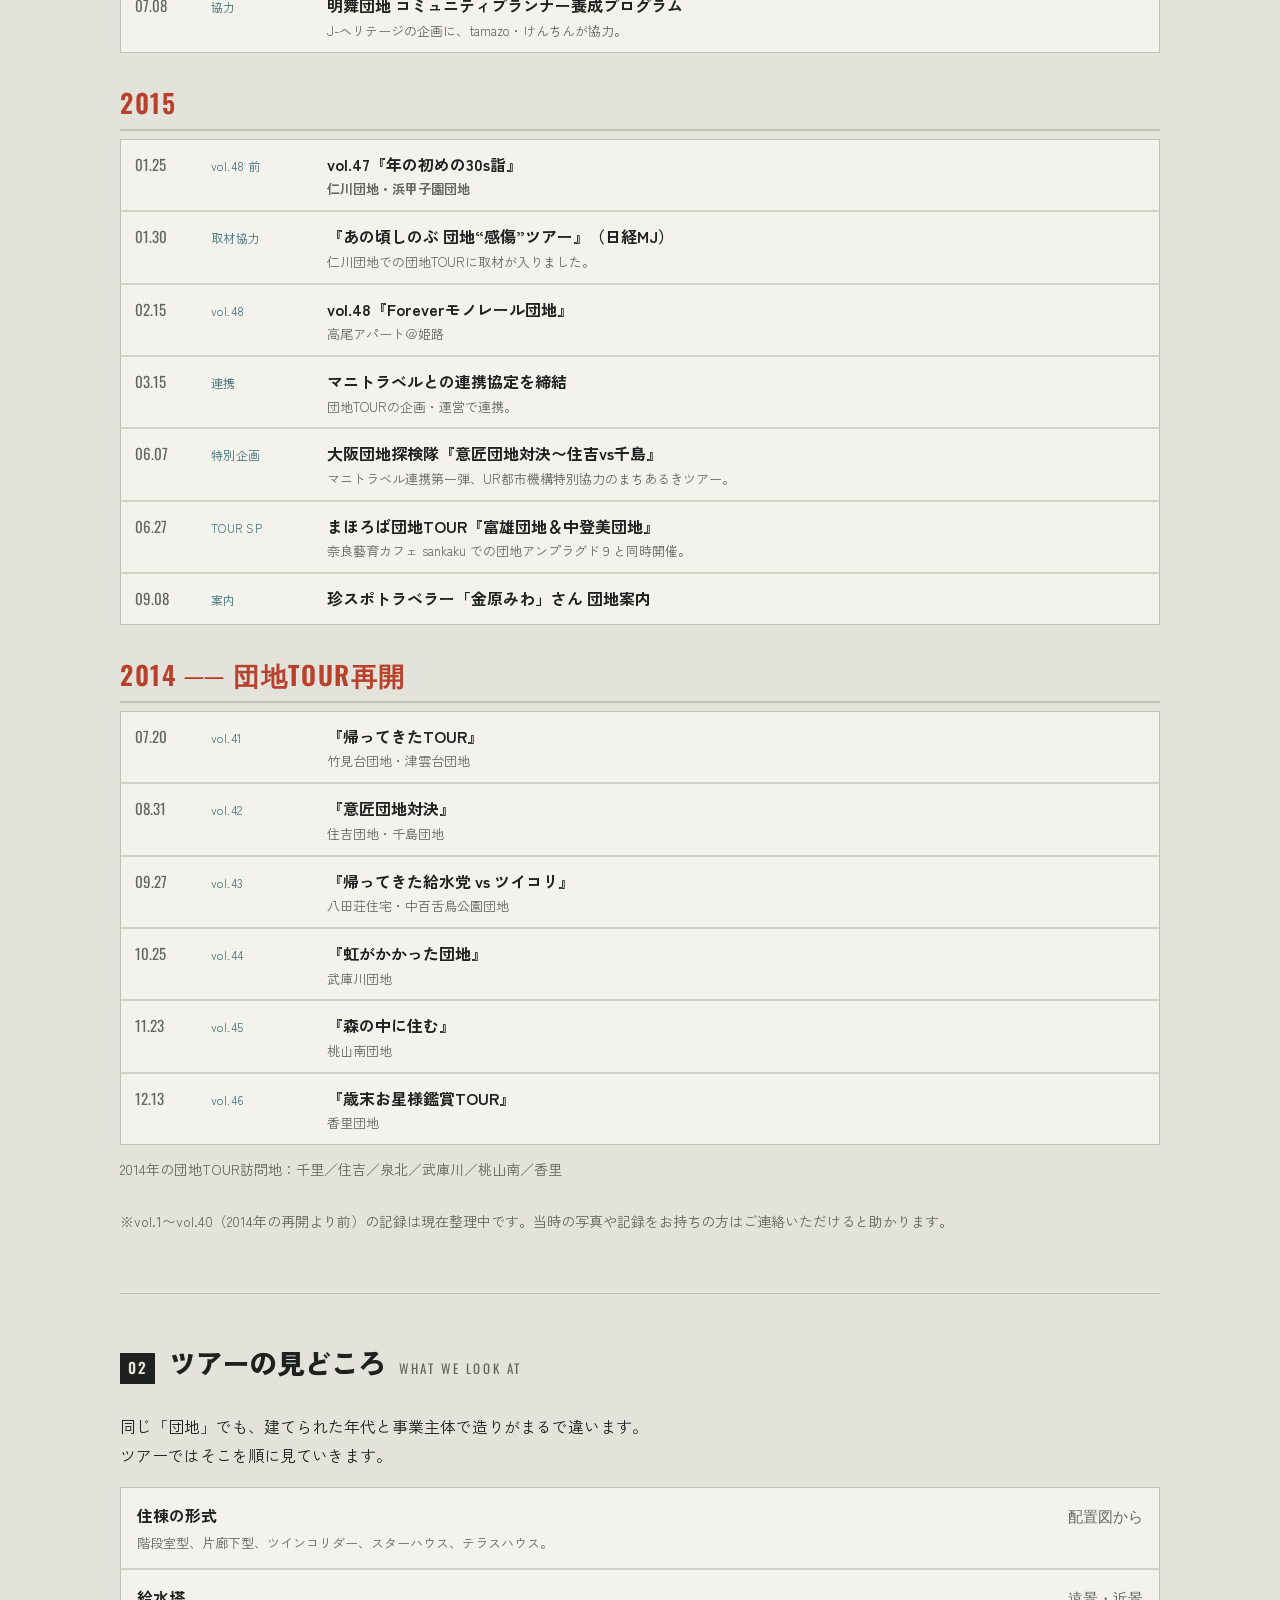
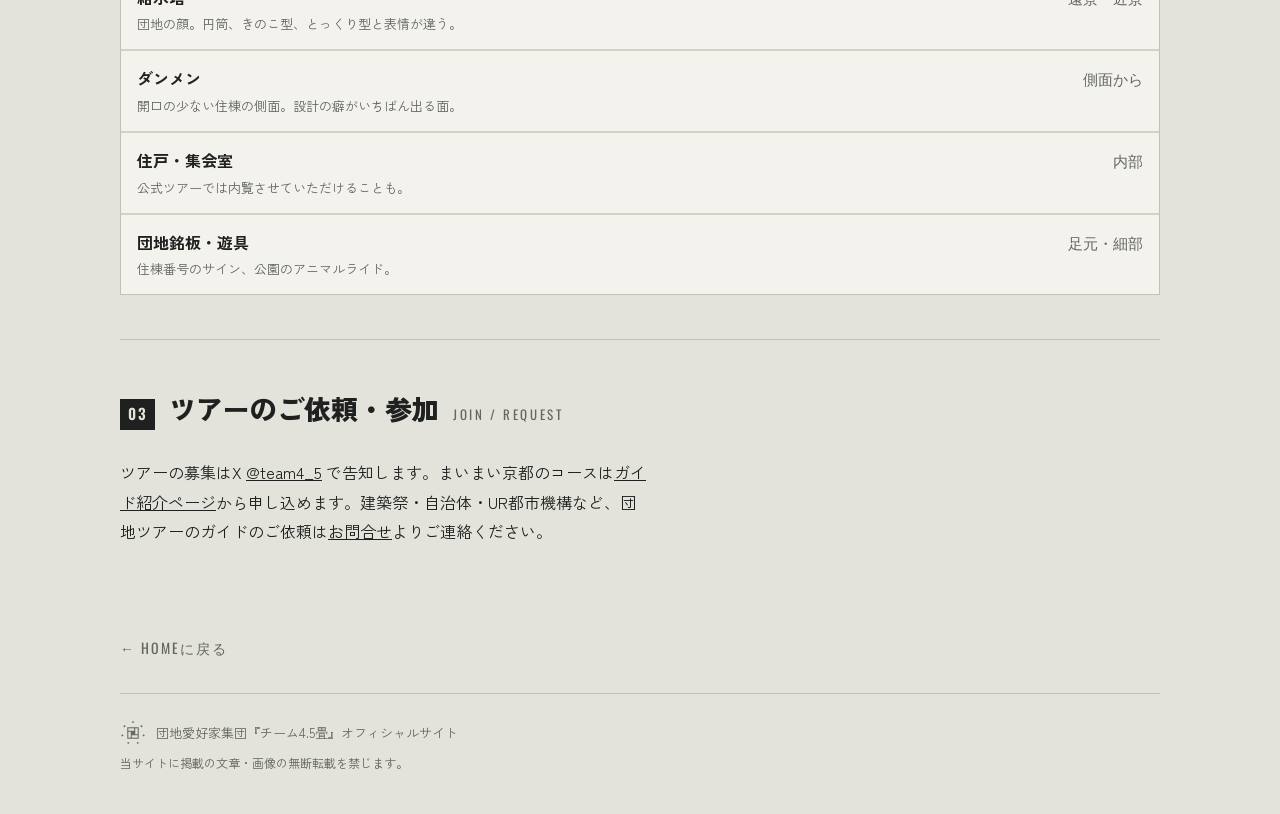
<file: tour.html>
<!DOCTYPE html>
<html lang="ja">
<head>
<meta charset="UTF-8">
<meta name="viewport" content="width=device-width, initial-scale=1">
<meta name="description" content="メンバーの案内で団地を歩く見学ツアー「団地TOUR」の開催記録。神戸・大阪・京都・奈良の団地を巡ったツアーを紹介します。">
<meta name="color-scheme" content="light dark">
<meta property="og:title" content="団地TOUR｜団地の見学ツアー開催記録｜チーム4.5畳">
<meta property="og:description" content="メンバーの案内で団地を歩く見学ツアー「団地TOUR」の開催記録。神戸・大阪・京都・奈良の団地を巡ったツアーを紹介します。">
<link rel="canonical" href="https://kenchin4.github.io/team4_5/tour.html">
<meta name="robots" content="index,follow,max-image-preview:large">
<meta property="og:url" content="https://kenchin4.github.io/team4_5/tour.html">
<meta property="og:site_name" content="チーム4.5畳オフィシャル">
<meta property="og:locale" content="ja_JP">
<meta name="twitter:card" content="summary_large_image">
<meta name="twitter:site" content="@team4_5">
<meta property="og:type" content="website">
<meta property="og:image" content="https://kenchin4.github.io/team4_5/img/hero1.jpg">
<title>団地TOUR｜団地の見学ツアー開催記録｜チーム4.5畳</title>
<link rel="preconnect" href="https://fonts.googleapis.com">
<link rel="preconnect" href="https://fonts.gstatic.com" crossorigin>
<link rel="stylesheet" href="https://fonts.googleapis.com/css2?family=Zen+Kaku+Gothic+Antique:wght@700;900&family=Zen+Kaku+Gothic+New:wght@400;500;700&family=Oswald:wght@400;500;600&display=swap">
<link rel="icon" type="image/svg+xml" href="img/logo.svg">
<link rel="stylesheet" href="style.css">
</head>
<body>
<header class="topbar">
  <div class="topbar-in">
    <a class="brandmark" href="index.html"><i class="mark" aria-hidden="true"></i><b>チーム4.5畳</b></a>
    <nav class="navlinks" aria-label="サイト内メニュー">
      <a href="index.html">HOME</a>
      <a href="about.html">チーム4.5畳とは</a>
      <a href="book.html">団地ブック</a>
      <a href="radio.html">団地RADIO</a>
      <a href="tour.html" aria-current="page">団地TOUR</a>
      <a href="index.html#contact">お問合せ</a>
    </nav>
  </div>
</header>

<main>
  <div class="wrap">

    <div class="pagehead">
      <p class="kicker">Tour</p>
      <h1>団地TOUR</h1>
      <p>メンバーの案内で実際に団地を歩く見学ツアーです。住棟の形式、給水塔、階段室、ダンメン——現地でしか分からない団地の造形を味わいます。2014年7月の「団地TOUR再開」以降はvol.番号を振って毎月のように開催。近年は建築祭やUR都市機構との連携による公式ツアー、まちあるきツアー「まいまい京都」のコースとして、通常は入れない住戸や集会室の内覧つきで開催しています。</p>
    </div>

    <section class="first">
      <div class="sec-head"><span class="plate num">01</span><h2>開催記録</h2><span class="en">All Tours</span></div>

      <div class="yearblock">
        <h3>2026</h3>
        <ul class="hist">
          <li><span class="dd">05.09</span><span class="kind">公式ツアー</span><span class="what"><b>UR明石舞子団地ツアー（神戸建築祭）</b><small>UR都市機構との調整により団地と集会室の内覧が実現。絶景団地にオフィシャルで入れる貴重な機会として先着順で募集。</small></span></li>
        </ul>
      </div>

      <div class="yearblock">
        <h3>2025</h3>
        <ul class="hist">
          <li><span class="dd">10.04</span><span class="kind">まいまい京都</span><span class="what"><b><a href="https://maimai-tour.jp/event/ky25d1380/" target="_blank" rel="noopener">【中登美第3団地】まるで異国、スリバチ団地へ！お部屋拝見スペシャルツアー</a></b><small>けんちんがガイド。奈良・中登美第3団地のお部屋拝見つき。</small></span></li>
          <li><span class="dd">06.22</span><span class="kind">まいまい京都</span><span class="what"><b><a href="https://maimai-tour.jp/event/ky25b4560/" target="_blank" rel="noopener">【千島団地】まるでSF「戦艦団地」！団地ソムリエと、部屋内部から空中庭園まで</a></b><small>けんちんがガイド。大阪・千島団地。</small></span></li>
        </ul>
      </div>

      <div class="yearblock">
        <h3>2024</h3>
        <ul class="hist">
          <li><span class="dd">02.17</span><span class="kind">まいまい京都</span><span class="what"><b><a href="https://maimai-tour.jp/event/ky24a0990/" target="_blank" rel="noopener">【中宮第3団地】MUJI ✕ URによる団地のリノベーション！ 団地愛好家とお部屋拝見</a></b><small>けんちんがガイド。枚方・中宮第3団地。</small></span></li>
          <li><span class="dd">11.17</span><span class="kind">公式ツアー</span><span class="what"><b>団地ツアー（神戸モダン建築祭）</b><small>けんちんがガイドを担当。住戸の内覧つきで開催。</small></span></li>
        </ul>
      </div>

      <div class="yearblock">
        <h3>2023</h3>
        <ul class="hist">
          <li><span class="dd">02.11</span><span class="kind">まいまい京都</span><span class="what"><b><a href="https://maimai-tour.jp/event/ky23a056/" target="_blank" rel="noopener">【千島団地】まるでSF「戦艦団地」！団地ソムリエと、部屋内部から空中庭園まで</a></b><small>けんちんがガイド。大阪・千島団地。</small></span></li>
        </ul>
      </div>

      <div class="yearblock">
        <h3>2022</h3>
        <ul class="hist">
          <li><span class="dd">06.11</span><span class="kind">まいまい京都</span><span class="what"><b><a href="https://maimai-tour.jp/event/ky22b333/" target="_blank" rel="noopener">【千島団地】まるでSF「戦艦団地」！団地ソムリエと、部屋内部から空中庭園まで</a></b><small>けんちんがガイド。大阪・千島団地。まいまい京都での団地ツアー第1回。</small></span></li>
        </ul>
      </div>

      <div class="yearblock">
        <h3>2017</h3>
        <ul class="hist">
          <li><span class="dd">02.11</span><span class="kind">団地めぐり</span><span class="what"><b>花山東団地／芦屋浜団地</b><small>プロジェクトD結成10周年記念イベント「ダンパクⅤ（大団地博覧会）」にあわせて開催（関係者のみ）。</small></span></li>
          <li><span class="dd">07.08</span><span class="kind">協力</span><span class="what"><b>明舞団地 コミュニティプランナー養成プログラム</b><small>J-ヘリテージの企画に、tamazo・けんちんが協力。</small></span></li>
        </ul>
      </div>

      <div class="yearblock">
        <h3>2015</h3>
        <ul class="hist">
          <li><span class="dd">01.25</span><span class="kind">vol.48 前</span><span class="what"><b>vol.47『年の初めの30s詣』<small>仁川団地・浜甲子園団地</small></b></span></li>
          <li><span class="dd">01.30</span><span class="kind">取材協力</span><span class="what"><b>『あの頃しのぶ 団地“感傷”ツアー』（日経MJ）</b><small>仁川団地での団地TOURに取材が入りました。</small></span></li>
          <li><span class="dd">02.15</span><span class="kind">vol.48</span><span class="what"><b>vol.48『Foreverモノレール団地』</b><small>高尾アパート＠姫路</small></span></li>
          <li><span class="dd">03.15</span><span class="kind">連携</span><span class="what"><b>マニトラベルとの連携協定を締結</b><small>団地TOURの企画・運営で連携。</small></span></li>
          <li><span class="dd">06.07</span><span class="kind">特別企画</span><span class="what"><b>大阪団地探検隊『意匠団地対決〜住吉vs千島』</b><small>マニトラベル連携第一弾、UR都市機構特別協力のまちあるきツアー。</small></span></li>
          <li><span class="dd">06.27</span><span class="kind">TOUR SP</span><span class="what"><b>まほろば団地TOUR『富雄団地＆中登美団地』</b><small>奈良藝育カフェ sankaku での団地アンプラグド９と同時開催。</small></span></li>
          <li><span class="dd">09.08</span><span class="kind">案内</span><span class="what"><b>珍スポトラベラー「金原みわ」さん 団地案内</b></span></li>
        </ul>
      </div>

      <div class="yearblock">
        <h3>2014 ── 団地TOUR再開</h3>
        <ul class="hist">
          <li><span class="dd">07.20</span><span class="kind">vol.41</span><span class="what"><b>『帰ってきたTOUR』</b><small>竹見台団地・津雲台団地</small></span></li>
          <li><span class="dd">08.31</span><span class="kind">vol.42</span><span class="what"><b>『意匠団地対決』</b><small>住吉団地・千島団地</small></span></li>
          <li><span class="dd">09.27</span><span class="kind">vol.43</span><span class="what"><b>『帰ってきた給水党 vs ツイコリ』</b><small>八田荘住宅・中百舌鳥公園団地</small></span></li>
          <li><span class="dd">10.25</span><span class="kind">vol.44</span><span class="what"><b>『虹がかかった団地』</b><small>武庫川団地</small></span></li>
          <li><span class="dd">11.23</span><span class="kind">vol.45</span><span class="what"><b>『森の中に住む』</b><small>桃山南団地</small></span></li>
          <li><span class="dd">12.13</span><span class="kind">vol.46</span><span class="what"><b>『歳末お星様鑑賞TOUR』</b><small>香里団地</small></span></li>
        </ul>
        <p class="note">2014年の団地TOUR訪問地：千里／住吉／泉北／武庫川／桃山南／香里</p>
      </div>

      <p class="note">※vol.1〜vol.40（2014年の再開より前）の記録は現在整理中です。当時の写真や記録をお持ちの方はご連絡いただけると助かります。</p>
    </section>

    <section>
      <div class="sec-head"><span class="plate num">02</span><h2>ツアーの見どころ</h2><span class="en">What We Look At</span></div>
      <div class="sec-body">
        <p>同じ「団地」でも、建てられた年代と事業主体で造りがまるで違います。ツアーではそこを順に見ていきます。</p>
      </div>
      <ul class="rows">
        <li><span class="t">住棟の形式<small>階段室型、片廊下型、ツインコリダー、スターハウス、テラスハウス。</small></span><span class="d">配置図から</span></li>
        <li><span class="t">給水塔<small>団地の顔。円筒、きのこ型、とっくり型と表情が違う。</small></span><span class="d">遠景・近景</span></li>
        <li><span class="t">ダンメン<small>開口の少ない住棟の側面。設計の癖がいちばん出る面。</small></span><span class="d">側面から</span></li>
        <li><span class="t">住戸・集会室<small>公式ツアーでは内覧させていただけることも。</small></span><span class="d">内部</span></li>
        <li><span class="t">団地銘板・遊具<small>住棟番号のサイン、公園のアニマルライド。</small></span><span class="d">足元・細部</span></li>
      </ul>
    </section>

    <section>
      <div class="sec-head"><span class="plate num">03</span><h2>ツアーのご依頼・参加</h2><span class="en">Join / Request</span></div>
      <div class="sec-body">
        <p>ツアーの募集はX <a href="https://x.com/team4_5" target="_blank" rel="noopener">@team4_5</a> で告知します。まいまい京都のコースは<a href="https://maimai-tour.jp/guides/kenchin/" target="_blank" rel="noopener">ガイド紹介ページ</a>から申し込めます。建築祭・自治体・UR都市機構など、団地ツアーのガイドのご依頼は<a href="index.html#contact">お問合せ</a>よりご連絡ください。</p>
      </div>
    </section>

    <div class="backhome"><a href="index.html">← HOMEに戻る</a></div>

    <footer>
      <div class="foot-brand"><i class="mark" aria-hidden="true"></i><span>団地愛好家集団『チーム4.5畳』オフィシャルサイト</span></div>
      <div class="note">当サイトに掲載の文章・画像の無断転載を禁じます。</div>
    </footer>

  </div>
</main>
</body>
</html>
</file>
<file: style.css>
:root{
  --ground:#e3e2db; --surface:#f3f2ed; --surface-2:#dbdad1;
  --ink:#1e211f; --muted:#63675f; --line:#c2c1b6; --line-soft:#d3d2c8;
  --accent:#b8412b; --accent-ink:#8f3220; --teal:#3f7078; --steel:#8c9196;
  --shadow:rgba(30,33,31,.14);
}
@media (prefers-color-scheme: dark){
  :root:not([data-theme="light"]){
    --ground:#171a19; --surface:#202422; --surface-2:#2a2f2c;
    --ink:#e9e8e1; --muted:#a0a59c; --line:#3a403c; --line-soft:#2e3330;
    --accent:#e0674c; --accent-ink:#eb8168; --teal:#7fb2b8; --steel:#7d837f;
    --shadow:rgba(0,0,0,.45);
  }
}
:root[data-theme="dark"]{
  --ground:#171a19; --surface:#202422; --surface-2:#2a2f2c;
  --ink:#e9e8e1; --muted:#a0a59c; --line:#3a403c; --line-soft:#2e3330;
  --accent:#e0674c; --accent-ink:#eb8168; --teal:#7fb2b8; --steel:#7d837f;
  --shadow:rgba(0,0,0,.45);
}

*{box-sizing:border-box}
body{
  margin:0;background:var(--ground);color:var(--ink);
  font-family:"Zen Kaku Gothic New","Hiragino Sans","Noto Sans JP",system-ui,sans-serif;
  font-size:16px;line-height:1.85;-webkit-font-smoothing:antialiased;
}
a{color:inherit}
img{max-width:100%;display:block}
.num{font-family:"Oswald","Zen Kaku Gothic New",sans-serif;font-variant-numeric:tabular-nums}

/* nav */
.topbar{position:sticky;top:0;z-index:50;background:color-mix(in srgb,var(--ground) 92%,transparent);backdrop-filter:blur(8px);border-bottom:1px solid var(--line)}
.topbar-in{max-width:1080px;margin:0 auto;padding-block:10px;padding-left:20px;padding-right:20px;display:flex;align-items:center;gap:18px;flex-wrap:wrap}
.brandmark{display:flex;align-items:center;gap:9px;text-decoration:none;flex:0 0 auto}
.brandmark .mark{width:30px;height:30px}
.brandmark:hover .mark{background:var(--accent)}
.brandmark b{font-family:"Zen Kaku Gothic Antique","Zen Kaku Gothic New",sans-serif;font-weight:900;font-size:15px}
.navlinks{display:flex;gap:4px;flex-wrap:wrap;margin-left:auto}
.navlinks a{text-decoration:none;font-size:13px;font-weight:500;padding:5px 9px;color:var(--muted)}
.navlinks a:hover{color:var(--ink);background:var(--surface-2)}
.navlinks a[aria-current="page"]{color:var(--ink);box-shadow:inset 0 -2px 0 var(--accent)}
.navlinks a:focus-visible,.brandmark:focus-visible,.btn-x:focus-visible,.navcard:focus-visible{outline:2px solid var(--teal);outline-offset:2px}

.wrap{max-width:1080px;margin:0 auto;padding-left:20px;padding-right:20px}

/* hero (home) */
.hero{padding-block:52px 40px}
.hero-grid{display:grid;grid-template-columns:1.05fr .95fr;gap:38px;align-items:center}
.eyebrow{font-family:"Oswald",sans-serif;font-size:13px;letter-spacing:.22em;text-transform:uppercase;color:var(--teal);font-weight:600;margin:0 0 14px}
.hero h1{font-family:"Zen Kaku Gothic Antique","Zen Kaku Gothic New",sans-serif;font-weight:900;font-size:clamp(30px,5.2vw,50px);line-height:1.25;margin:0;text-wrap:balance}
.hero h1 .sm{display:block;font-size:.52em;color:var(--muted);margin-bottom:8px}
.slogan{display:inline-block;margin:18px 0 0;font-family:"Zen Kaku Gothic Antique","Zen Kaku Gothic New",sans-serif;font-weight:900;font-size:clamp(18px,3vw,25px);color:var(--ground);background:var(--accent);padding:4px 14px 6px;transform:rotate(-1.2deg)}
.hero p.lede{margin:22px 0 0;max-width:34em}
.hero-meta{display:flex;gap:26px;flex-wrap:wrap;margin-top:24px;border-top:1px solid var(--line);padding-top:16px}
.hero-meta dt{font-family:"Oswald",sans-serif;font-size:12px;letter-spacing:.16em;text-transform:uppercase;color:var(--muted)}
.hero-meta dd{margin:2px 0 0;font-weight:700;font-size:17px}
.heroshot{position:relative;border:1px solid var(--line);box-shadow:0 16px 34px -26px var(--shadow);margin:0}
.heroshot img{width:100%;height:auto}
.heroshot figcaption{position:absolute;left:0;bottom:0;background:var(--ink);color:var(--ground);font-size:12px;letter-spacing:.06em;padding:4px 12px}

/* page header (sub pages) */
.pagehead{padding-block:44px 8px}
.pagehead .kicker{font-family:"Oswald",sans-serif;font-size:13px;letter-spacing:.2em;text-transform:uppercase;color:var(--teal);font-weight:600;margin:0 0 8px}
.pagehead h1{font-family:"Zen Kaku Gothic Antique","Zen Kaku Gothic New",sans-serif;font-weight:900;font-size:clamp(26px,4.6vw,40px);margin:0;text-wrap:balance}
.pagehead p{max-width:66ch;margin:16px 0 0}

section{padding-block:44px;border-top:1px solid var(--line)}
section.first{border-top:none;padding-top:30px}
.sec-head{display:flex;align-items:baseline;gap:14px;margin-bottom:24px;flex-wrap:wrap}
.sec-head .plate{font-family:"Oswald",sans-serif;font-weight:600;font-size:15px;letter-spacing:.1em;color:var(--ground);background:var(--ink);padding:1px 8px 2px}
.sec-head h2{font-family:"Zen Kaku Gothic Antique","Zen Kaku Gothic New",sans-serif;font-weight:900;font-size:clamp(20px,3.2vw,27px);margin:0;text-wrap:balance}
.sec-head .en{font-family:"Oswald",sans-serif;letter-spacing:.2em;text-transform:uppercase;color:var(--muted);font-size:13px}
.sec-body{max-width:66ch}
.sec-body p{margin:0 0 16px}

/* news */
ul.news{margin:0;padding:0;display:grid;gap:2px;background:var(--line-soft);border:1px solid var(--line)}
.news li{background:var(--surface);display:grid;grid-template-columns:104px 1fr;gap:14px;padding:12px 16px;list-style:none}
.news time{font-family:"Oswald",sans-serif;color:var(--muted);font-size:15px}
.news b{font-weight:700}

/* nav cards (home) */
.navcards{display:grid;grid-template-columns:repeat(auto-fit,minmax(232px,1fr));gap:12px}
.navcard{background:var(--surface);border:1px solid var(--line);padding:18px 19px;text-decoration:none;display:flex;flex-direction:column;gap:6px}
.navcard:hover{border-color:var(--accent)}
.navcard .en{font-family:"Oswald",sans-serif;font-size:12px;letter-spacing:.2em;text-transform:uppercase;color:var(--teal)}
.navcard strong{font-family:"Zen Kaku Gothic Antique","Zen Kaku Gothic New",sans-serif;font-weight:900;font-size:19px}
.navcard span{font-size:13px;color:var(--muted);line-height:1.7}
.navcard em{font-style:normal;font-family:"Oswald",sans-serif;color:var(--accent);letter-spacing:.1em;font-size:14px;margin-top:auto;padding-top:8px}

/* books */
.newbooks{display:grid;grid-template-columns:repeat(auto-fit,minmax(200px,1fr));gap:16px;margin-bottom:26px}
.cover{background:var(--surface);border:1px solid var(--line);padding:12px;margin:0}
.cover img{width:100%;height:auto}
.cover .cap{margin-top:9px;font-size:13px;line-height:1.6}
.cover .cap b{display:block;font-size:15px}
.cover .cap span{color:var(--muted)}
.book-flow{display:grid;grid-template-columns:repeat(auto-fill,minmax(152px,1fr));gap:9px;margin-bottom:24px}
.book{background:var(--surface);border:1px solid var(--line);padding:11px 12px 12px;display:flex;flex-direction:column;gap:3px}
.book.now{border-color:var(--accent);box-shadow:inset 0 0 0 2px var(--accent)}
.book .no{font-family:"Oswald",sans-serif;font-weight:600;font-size:22px;line-height:1.15}
.book .yr{font-family:"Oswald",sans-serif;color:var(--muted);font-size:14px}
.book .sp{font-size:12px;line-height:1.5}
.book .st{margin-top:auto;padding-top:4px;font-size:12px;font-weight:700}
.book .st.ok{color:var(--accent)}
.book .st.out{color:var(--muted)}
.shops{display:flex;flex-wrap:wrap;gap:7px;margin:10px 0 0;padding:0;list-style:none}
.shops li{border:1px solid var(--line);padding:3px 10px;font-size:13px;background:var(--surface)}

/* members */
.members{display:grid;grid-template-columns:repeat(auto-fill,minmax(238px,1fr));gap:12px}
.member{background:var(--surface);border:1px solid var(--line);padding:14px 15px;display:grid;grid-template-columns:56px 1fr;column-gap:13px;align-items:start}
.member .ava{grid-row:1/4;width:56px;height:56px;border:1px solid var(--line);background:var(--surface-2)}
.member .ava.blank{display:flex;align-items:center;justify-content:center;font-family:"Zen Kaku Gothic Antique","Zen Kaku Gothic New",sans-serif;font-weight:900;font-size:20px;color:var(--steel)}
.member h3{margin:0;font-size:17px;font-weight:700;line-height:1.5}
.member .fav{font-size:13px;color:var(--teal);font-weight:500;line-height:1.5}
.member .role{font-size:12px;color:var(--muted);line-height:1.6}
.member .sns{grid-column:1/3;margin-top:9px;padding-top:8px;border-top:1px solid var(--line-soft);font-family:"Oswald",sans-serif;font-size:14px;color:var(--muted)}

/* rows */
.rows{margin:0;padding:0;list-style:none;display:grid;gap:2px;background:var(--line-soft);border:1px solid var(--line)}
.rows li{background:var(--surface);padding:13px 16px;display:grid;grid-template-columns:1fr auto;gap:10px;align-items:baseline}
.rows .t{font-weight:700}
.rows .d{font-family:"Oswald",sans-serif;color:var(--muted);font-size:15px;text-align:right}
.rows small{display:block;font-weight:400;color:var(--muted);font-size:13px}

/* tour table */
.tourwrap{overflow-x:auto}
table.tour{border-collapse:collapse;width:100%;min-width:460px;background:var(--surface);border:1px solid var(--line)}
table.tour th,table.tour td{text-align:left;padding:10px 14px;border-bottom:1px solid var(--line-soft);font-size:15px;vertical-align:top}
table.tour th{font-family:"Oswald",sans-serif;font-size:13px;letter-spacing:.14em;text-transform:uppercase;color:var(--muted);font-weight:600}
table.tour td.d{font-family:"Oswald",sans-serif;color:var(--muted);white-space:nowrap;width:104px}
table.tour td.k{width:120px;color:var(--teal);font-size:13px}
table.tour tr:last-child td{border-bottom:none}
.note{margin-top:12px;font-size:14px;color:var(--muted)}

/* events */
.events{display:grid;grid-template-columns:1fr 1fr;gap:14px}
.event{background:var(--surface);border:1px solid var(--line);padding:18px 19px;display:flex;flex-direction:column;gap:8px}
.event .tag{align-self:flex-start;font-family:"Oswald",sans-serif;font-size:12px;letter-spacing:.18em;text-transform:uppercase;color:var(--ground);background:var(--teal);padding:1px 8px 2px}
.event h3{margin:0;font-size:19px;font-weight:700;text-wrap:balance}
.event p{margin:0;font-size:14px}
.event dl{margin:4px 0 0;display:grid;grid-template-columns:5.2em 1fr;gap:4px 10px;font-size:14px}
.event dt{color:var(--muted)}
.event dd{margin:0}

/* contact */
.contact-box{background:var(--ink);color:var(--ground);padding:26px;display:flex;flex-wrap:wrap;gap:22px;align-items:center;justify-content:space-between}
.contact-box p{margin:0}
.contact-box .lbl{font-family:"Oswald",sans-serif;letter-spacing:.2em;text-transform:uppercase;font-size:12px;opacity:.7}
.contact-box a.mail{color:var(--ground);font-family:"Oswald",sans-serif;font-size:22px}
.btn-x{display:inline-flex;align-items:center;gap:8px;text-decoration:none;background:var(--accent);color:#fff;padding:9px 18px;font-weight:700;font-size:15px}
.btn-x:hover{background:var(--accent-ink)}

.backhome{padding-block:26px 0}
.backhome a{font-family:"Oswald",sans-serif;letter-spacing:.14em;text-transform:uppercase;font-size:14px;color:var(--muted);text-decoration:none}
.backhome a:hover{color:var(--accent)}

footer{padding-block:26px 40px;color:var(--muted);font-size:13px;border-top:1px solid var(--line);margin-top:30px}
footer .note{font-size:12px;margin-top:6px}

@media (max-width:820px){.hero-grid{grid-template-columns:1fr;gap:26px}.events{grid-template-columns:1fr}}
@media (max-width:460px){.news li{grid-template-columns:1fr;gap:2px}.navlinks a{padding:4px 7px;font-size:12px}}
@media (prefers-reduced-motion:reduce){*{animation:none!important;transition:none!important}}

/* --- book covers in the list --- */
.book-flow{grid-template-columns:repeat(auto-fill,minmax(148px,1fr))}
.book{padding:0;overflow:hidden}
.book .shot{display:block;width:100%;aspect-ratio:1/1.42;object-fit:contain;background:var(--surface-2);border-bottom:1px solid var(--line)}
.book .noimg{display:flex;align-items:center;justify-content:center;flex-direction:column;gap:2px;
  background:repeating-linear-gradient(135deg,var(--surface-2),var(--surface-2) 8px,var(--surface) 8px,var(--surface) 16px);
  color:var(--muted);font-family:"Oswald",sans-serif;letter-spacing:.08em;font-size:13px;text-align:center;line-height:1.3}
.book .noimg b{font-family:"Zen Kaku Gothic Antique","Zen Kaku Gothic New",sans-serif;font-weight:900;font-size:17px;color:var(--ink)}
.book .meta{padding:10px 12px 12px;display:flex;flex-direction:column;gap:3px;flex:1}
.book .sp{color:var(--muted)}

/* --- history timeline --- */
.yearblock{margin-bottom:26px}
.yearblock h3{font-family:"Oswald",sans-serif;font-weight:600;font-size:26px;letter-spacing:.06em;margin:0 0 8px;color:var(--accent);border-bottom:2px solid var(--line);padding-bottom:2px}
ul.hist{margin:0;padding:0;list-style:none;display:grid;gap:2px;background:var(--line-soft);border:1px solid var(--line)}
ul.hist li{background:var(--surface);padding:10px 14px;display:grid;grid-template-columns:64px 104px 1fr;gap:12px;align-items:baseline}
ul.hist .dd{font-family:"Oswald",sans-serif;color:var(--muted);font-size:15px;white-space:nowrap}
ul.hist .kind{font-size:12px;color:var(--teal);letter-spacing:.04em}
ul.hist .what b{font-weight:700}
ul.hist .what small{display:block;color:var(--muted);font-size:13px;line-height:1.6}
@media (max-width:640px){ul.hist li{grid-template-columns:64px 1fr}ul.hist .kind{grid-column:2;font-size:11px}ul.hist .what{grid-column:1/3}}

.book .buy{margin-top:6px;font-size:12px;font-family:"Oswald",sans-serif;letter-spacing:.04em;color:var(--accent);text-decoration:none;border-top:1px solid var(--line-soft);padding-top:6px}
.book .buy:hover{text-decoration:underline}
.book .buy.off{color:var(--muted)}
.book .buy:focus-visible{outline:2px solid var(--teal);outline-offset:2px}

/* --- member icon in the 団地分野 list --- */
.rows .d{display:flex;align-items:center;justify-content:flex-end;gap:9px}
.rows .mini{width:34px;height:34px;flex:0 0 auto;border:1px solid var(--line);border-radius:50%;object-fit:cover}

/* --- keyword icons on home content cards (map-symbol / road-sign style) --- */
.navcard .ico{display:block;width:48px;height:48px;background:var(--ink);
  -webkit-mask:var(--i) center/contain no-repeat;mask:var(--i) center/contain no-repeat;margin-bottom:6px}
.navcard:hover .ico{background:var(--accent)}

/* --- logo mark (案1「四畳半を囲む七人」) : img/logo.svg をマスクにしてテーマ色で塗る --- */
.mark{display:inline-block;flex:0 0 auto;background:var(--ink);
  -webkit-mask:url(img/logo.svg) center/contain no-repeat;mask:url(img/logo.svg) center/contain no-repeat}
.hero-logo{display:block;width:clamp(104px,14vw,150px);aspect-ratio:1;margin:0 0 20px}
.contact-box .mark{width:64px;height:64px;background:var(--ground);opacity:.92}
.foot-brand{display:flex;align-items:center;gap:10px}
.foot-brand .mark{width:26px;height:26px;background:var(--muted)}
.logo-note{margin-top:14px;background:var(--surface);border:1px solid var(--line);padding:18px 20px;display:grid;grid-template-columns:104px 1fr;gap:20px;align-items:center}
.logo-note .mark{width:104px;height:104px}
.logo-note .lbl{font-family:"Oswald",sans-serif;font-size:12px;letter-spacing:.2em;text-transform:uppercase;color:var(--teal);font-weight:600;margin:0 0 4px}
.logo-note p{margin:0;font-size:14px}
@media (max-width:520px){.logo-note{grid-template-columns:1fr}.logo-note .mark{width:80px;height:80px}}

/* --- hero photo switcher (home) : 16:9 --- */
.heroshow{margin:0}
.heroshow .shots{position:relative;aspect-ratio:16/9;border:1px solid var(--line);background:var(--surface-2);box-shadow:0 16px 34px -26px var(--shadow);overflow:hidden}
.heroshow .shots img{position:absolute;inset:0;width:100%;height:100%;object-fit:cover;opacity:0;transition:opacity .5s ease}
.heroshow .shots img.on{opacity:1}
.heroshow .thumbs{display:grid;grid-template-columns:repeat(4,1fr);gap:6px;margin-top:6px}
.heroshow .thumbs button{padding:0;border:1px solid var(--line);background:none;cursor:pointer;line-height:0;opacity:.62;transition:opacity .2s}
.heroshow .thumbs button img{width:100%;height:100%;aspect-ratio:16/9;object-fit:cover}
.heroshow .thumbs button:hover{opacity:.85}
.heroshow .thumbs button[aria-selected="true"]{opacity:1;border-color:var(--accent);box-shadow:inset 0 0 0 2px var(--accent)}
.heroshow .thumbs button:focus-visible{outline:2px solid var(--teal);outline-offset:2px}
@media (prefers-reduced-motion:reduce){.heroshow .shots img{transition:none}}

/* --- member faces under the hero photos (home) --- */
.faces{display:grid;grid-template-columns:repeat(7,1fr);gap:8px;margin-top:12px}
.face{display:block;text-decoration:none;border-radius:50%}
.face img{width:100%;height:auto;aspect-ratio:1;object-fit:cover;border:1px solid var(--line);border-radius:50%;background:var(--surface-2)}
.face:hover img{border-color:var(--accent)}
.face:focus-visible{outline:2px solid var(--teal);outline-offset:2px}
@media (max-width:420px){.faces{gap:5px}}

/* --- 固定メニュー分だけ下げてアンカーに飛ぶ（#members / #events / #history） --- */
section[id]{scroll-margin-top:70px}

/* --- 連載一覧の小見出し（過去の活動ページ） --- */
h3.sub{font-family:"Zen Kaku Gothic Antique","Zen Kaku Gothic New",sans-serif;font-weight:900;font-size:16px;margin:26px 0 10px;color:var(--teal)}
h3.sub:first-of-type{margin-top:0}
.news a{color:inherit;text-decoration:none;border-bottom:1px solid var(--line)}
.news a:hover{color:var(--accent);border-bottom-color:var(--accent)}
.news small{display:block;color:var(--muted);font-size:13px;line-height:1.6}
ul.hist .what a{color:inherit;text-decoration:none;border-bottom:1px solid var(--line)}
ul.hist .what a:hover{color:var(--accent);border-bottom-color:var(--accent)}
</file>
